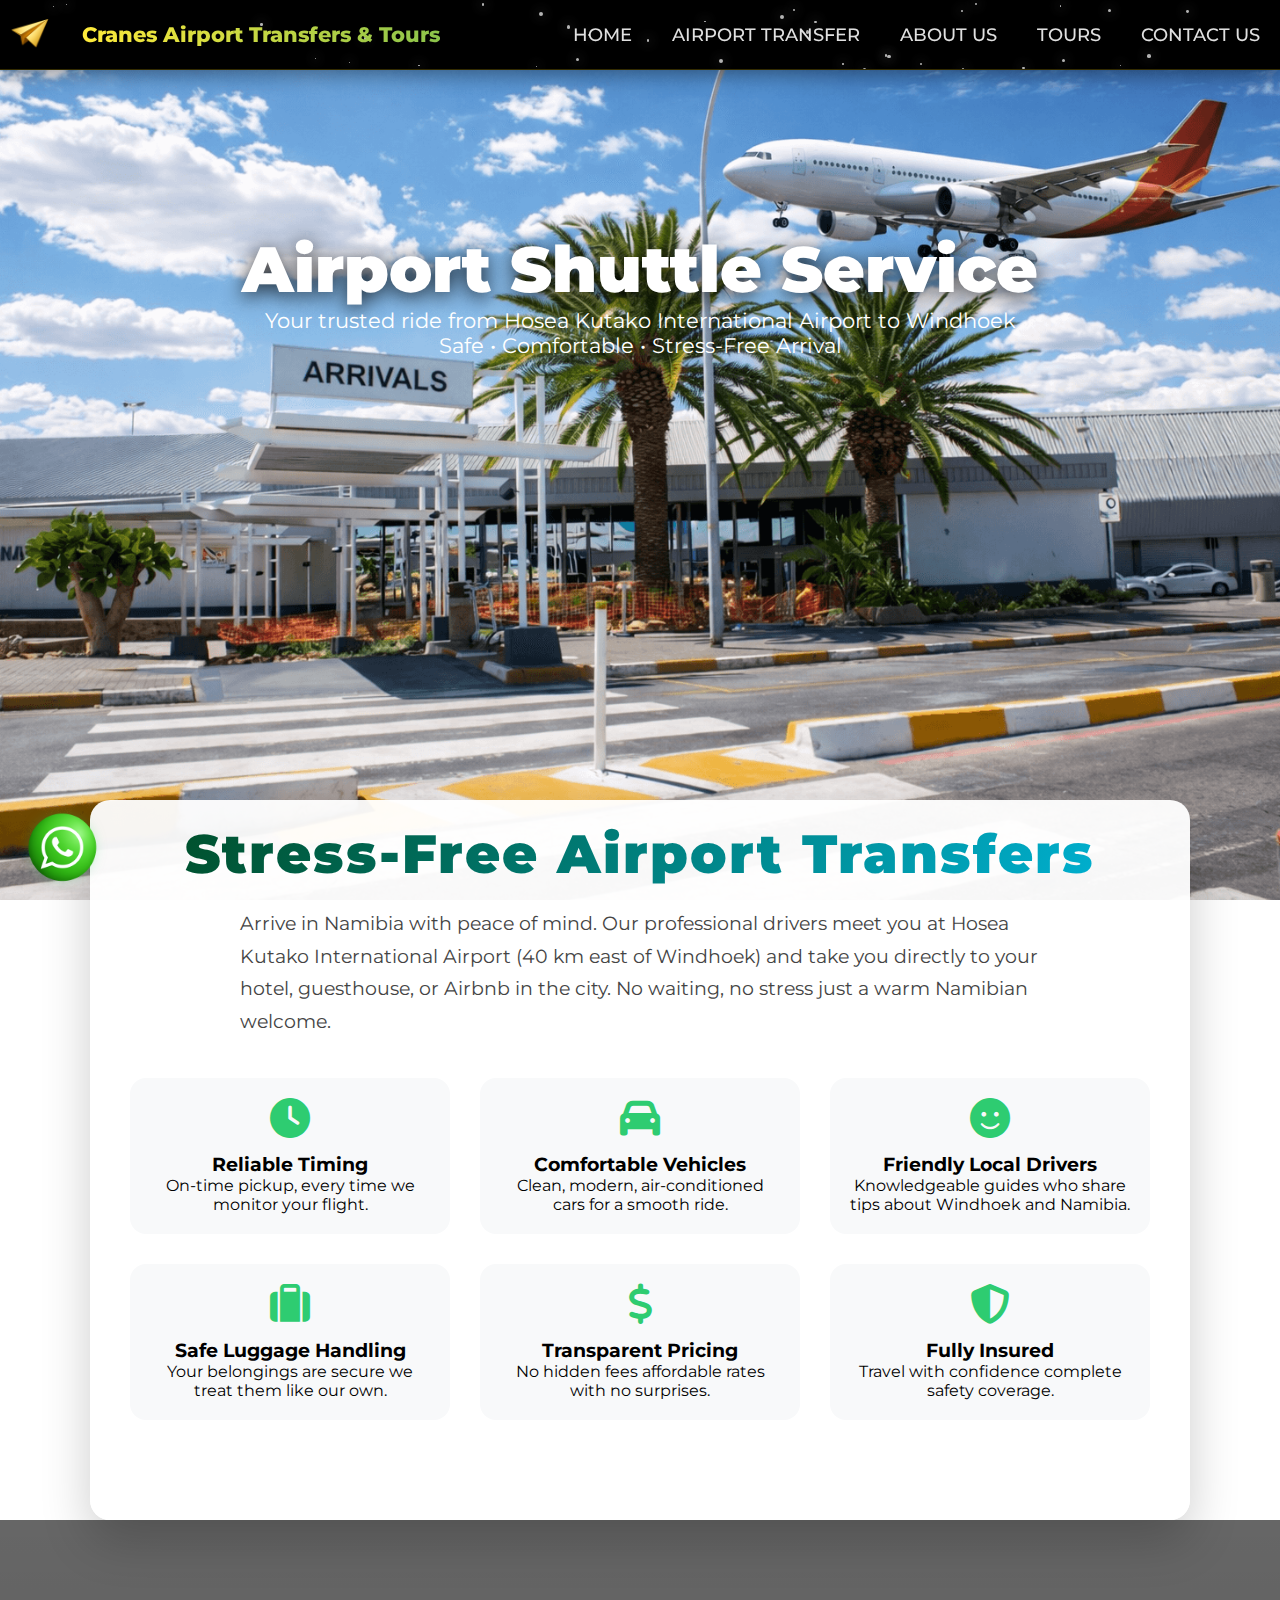
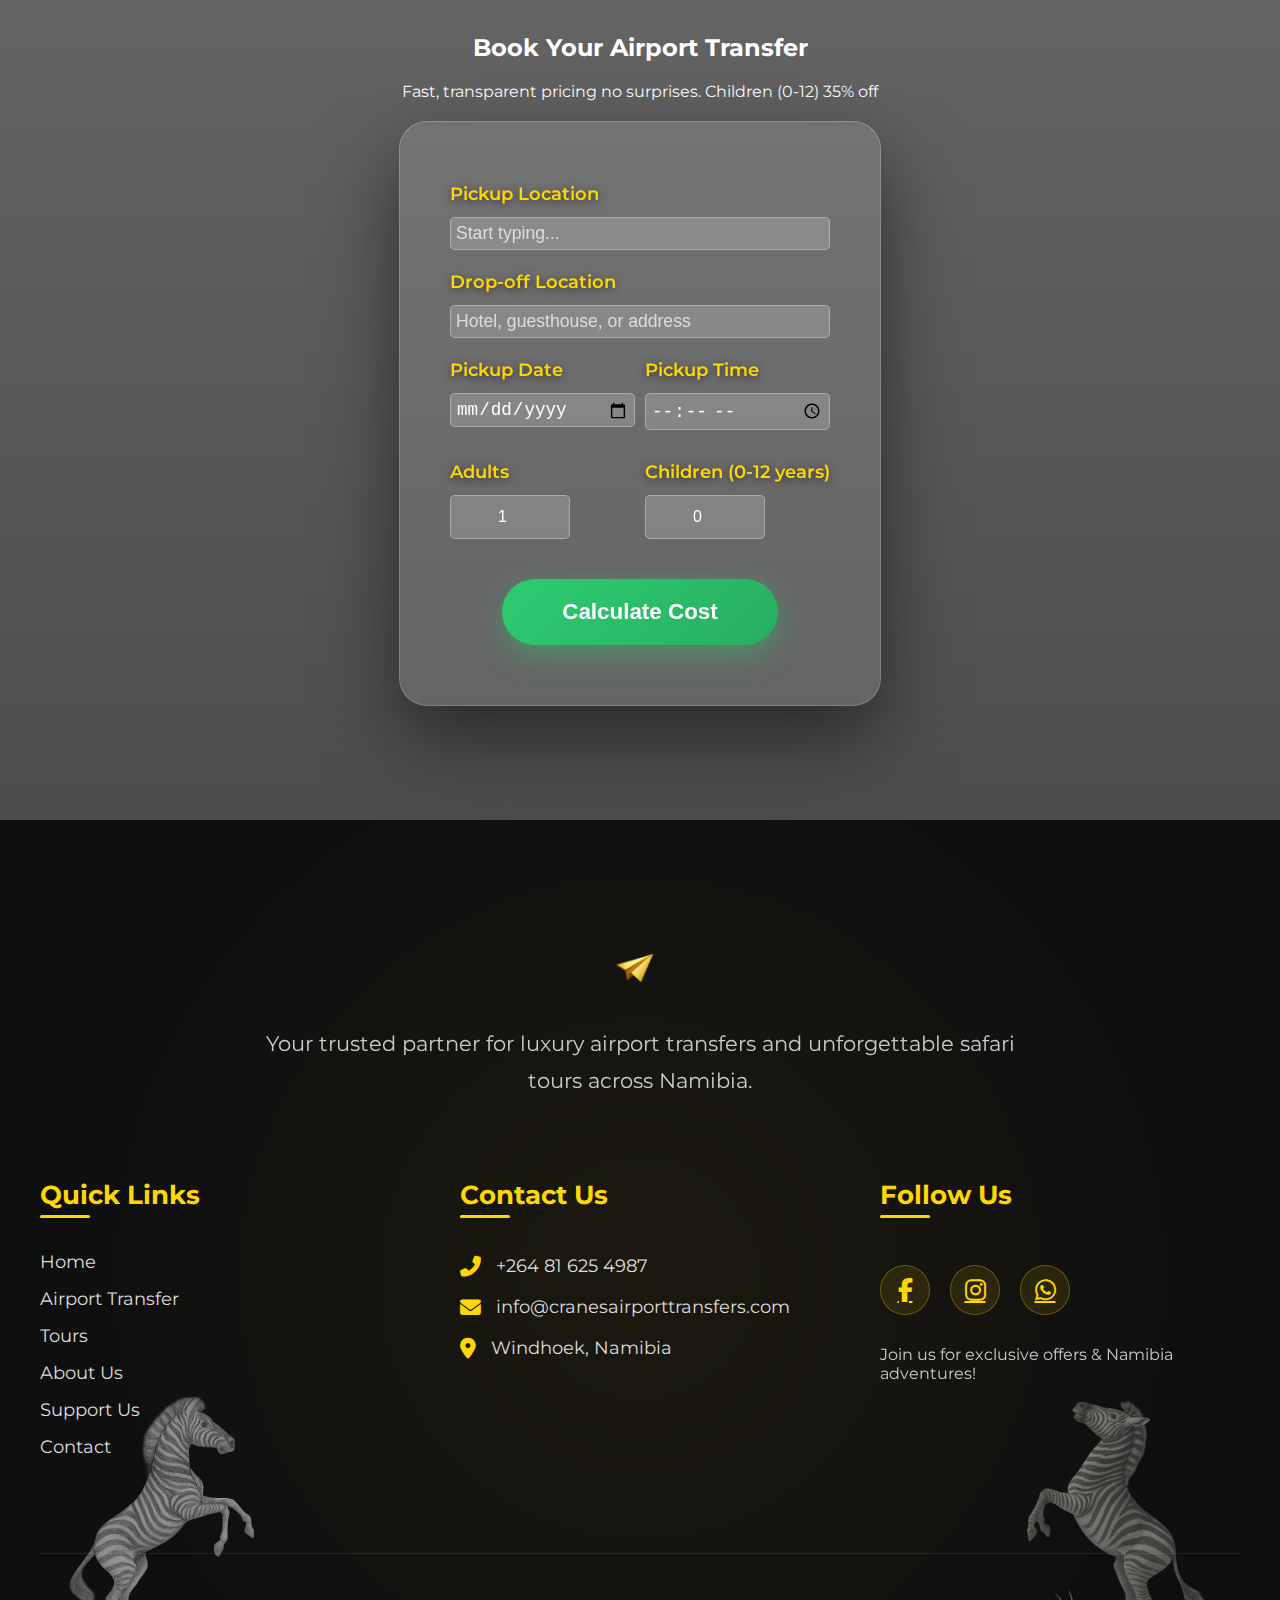
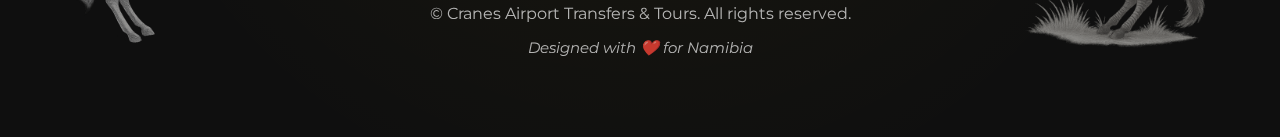
<file: airport-transfer.html>
<!DOCTYPE html>
<html lang="en">
<head>
  <meta charset="UTF-8" />
  <meta name="viewport" content="width=device-width, initial-scale=1.0"/>
  <!-- PAGE TITLE & DESCRIPTION (SEO) -->
  <title>Airport Transfers Namibia | Hosea Kutako to Windhoek | Cranes</title>
  <meta name="description" content="Reliable, luxury airport transfers in Namibia. From Hosea Kutako International Airport to Windhoek hotels & beyond. Safe, punctual, professional drivers.">


  <!-- Google tag (gtag.js) -->
  <script async src="https://www.googletagmanager.com/gtag/js?id=G-F4G0K9MRXT"></script>
  <script>
  window.dataLayer = window.dataLayer || [];
  function gtag(){dataLayer.push(arguments);}
  gtag('js', new Date());

  gtag('config', 'G-F4G0K9MRXT');
  </script>



  <!-- Open Graph (Facebook/WhatsApp share) -->
  <meta property="og:title" content="Cranes Airport Transfers & Tours | Namibia">
  <meta property="og:description" content="Luxury airport transfers and safari tours across Namibia. Safe, punctual, unforgettable.">
  <meta property="og:image" content="https://www.cranesairporttransfers.com/images/big5clean.png">
  <meta property="og:url" content="https://www.cranesairporttransfers.com">
  <meta property="og:type" content="website">

  <meta name="robots" content="index, follow">
  <meta name="author" content="Cranes Airport Transfers & Tours">

  <!-- Canonical (prevent duplicate issues) -->
  <link rel="canonical" href="https://www.cranesairporttransfers.com">


  <!-- FAVICONS & PWA MANIFEST -->
  <link rel="manifest" href="/site.webmanifest">
  <link rel="icon" href="/images/favicon.ico" type="image/x-icon">
  <link rel="shortcut icon" href="/images/favicon.ico" type="image/x-icon">
  <link rel="apple-touch-icon" sizes="180x180" href="/images/apple-touch-icon.png">
  <link rel="icon" type="image/png" sizes="32x32" href="/images/favicon-32x32.png">
  <link rel="icon" type="image/png" sizes="16x16" href="/images/favicon-16x16.png">

  <!-- GOOGLE FONTS — COMBINED (FASTER) -->
  <link href="https://fonts.googleapis.com/css2?family=Inter:wght@300;400;600;700&family=Montserrat:wght@400;600;700&family=Ubuntu:wght@300;400;500;700&family=Open+Sans:wght@300;400;600;700&display=swap" rel="stylesheet">

  <!-- FONT AWESOME -->
  <link rel="stylesheet" href="https://cdnjs.cloudflare.com/ajax/libs/font-awesome/6.5.0/css/all.min.css" integrity="sha512-..." crossorigin="anonymous" referrerpolicy="no-referrer" />

  <!-- YOUR STYLES -->
  <link rel="stylesheet" href="style.css">

  <script type="application/ld+json">
{
  "@context": "https://schema.org",
  "@type": "TravelAgency",
  "name": "Cranes Airport Transfers & Tours",
  "description": "Luxury airport transfers and guided safari tours in Namibia",
  "url": "https://www.cranesairporttransfers.com",
  "logo": "https://www.cranesairporttransfers.com/images/logo.png",
  "address": {
    "@type": "PostalAddress",
    "addressLocality": "Windhoek",
    "addressCountry": "NA"
  },
  "telephone": "+264816254987",
  "email": "info@cranesairporttransfers.com"
}
</script>

  <script type="application/ld+json">
{
  "@context": "https://schema.org",
  "@type": "FAQPage",
  "mainEntity": [
    {
      "@type": "Question",
      "name": "Do you provide airport transfers from Hosea Kutako International Airport?",
      "acceptedAnswer": {
        "@type": "Answer",
        "text": "Yes, we specialize in luxury transfers from Hosea Kutako (Windhoek) to hotels, lodges, and anywhere in Namibia. Safe, punctual, and professional drivers."
      }
    },
    {
      "@type": "Question",
      "name": "Are child seats available for transfers?",
      "acceptedAnswer": {
        "@type": "Answer",
        "text": "Yes, child and booster seats are available on request (small additional fee). Children under 12 get 35% discount on transfers."
      }
    },
    {
      "@type": "Question",
      "name": "What tours do you offer in Namibia?",
      "acceptedAnswer": {
        "@type": "Answer",
        "text": "We offer guided day and multi-day tours to Sossusvlei, Etosha National Park, Swakopmund, Fish River Canyon, Sandwich Harbour, and more iconic destinations."
      }
    },
    {
      "@type": "Question",
      "name": "How far in advance should I book?",
      "acceptedAnswer": {
        "@type": "Answer",
        "text": "We recommend booking at least 48 hours in advance for transfers and 1-2 weeks for tours, especially in peak season (June-October)."
      }
    },
    {
      "@type": "Question",
      "name": "Do you accept cryptocurrency payments?",
      "acceptedAnswer": {
        "@type": "Answer",
        "text": "Yes! We accept Bitcoin, Ethereum, Litecoin, Bitcoin Cash, XRP, and Solana. Details on our donation/contact page."
      }
    },
    {
      "@type": "Question",
      "name": "What is your cancellation policy?",
      "acceptedAnswer": {
        "@type": "Answer",
        "text": "Cancellations more than 48 hours before pickup: full refund. Within 48 hours: 50% refund. No-shows: no refund. See terms for details."
      }
    },
    {
      "@type": "Question",
      "name": "Are your vehicles insured?",
      "acceptedAnswer": {
        "@type": "Answer",
        "text": "Yes, all vehicles are fully insured for passenger liability. We prioritize safety with modern, well-maintained fleet."
      }
    }
  ]
}
</script>

</head>
<body>

<header class="navbar-wrapper">
  <!-- FLOATING DOTS BACKGROUND -->
  <div class="floating-dots-container"></div>

  <nav class="navbar">
    <!-- LOGO — CLICKABLE HOME -->
    <a href="index.html" class="logo">
      <img src="images/logocrane.png" alt="Cranes Airport Transfers Logo" class="rotating-logo" loading="lazy">
      <span class="Gtitle">Cranes Airport Transfers & Tours</span>
    </a>



    <!-- DESKTOP MENU -->
    <ul class="navbar-menu desktop-menu">
        <li><a href="index.html">HOME</a></li>
        <li><a href="airport-transfer.html">AIRPORT TRANSFER</a></li>
        <li><a href="aboutus.html">ABOUT US</a></li>
        <li><a href="tours.html">TOURS</a></li>
        <li><a href="contact.html">CONTACT US</a></li>
    </ul>

    <!-- HAMBURGER -->
    <button class="hamburger" aria-label="Toggle menu">
      <span class="bar"></span>
      <span class="bar"></span>
      <span class="bar"></span>
    </button>

    <!-- MOBILE MENU (hidden by default) -->
     <ul class="navbar-menu mobile-menu">
        <li><a href="index.html">HOME</a></li>
        <li><a href="airport-transfer.html">AIRPORT TRANSFER</a></li>
        <li><a href="aboutus.html">ABOUT US</a></li>
        <li><a href="tours.html">TOURS</a></li>
        <li><a href="contact.html">CONTACT US</a></li>
      </ul>
  </nav>
</header>



  <!-- HERO WITH FULL BACKGROUND -->
  <section class="tour-detail-hero">
    <div class="airport"></div>
    <div class="tour-detail-content">
      <h1 class="tour-detail-title">Airport Shuttle Service</h1>
      <p style="font-size:1.3rem; opacity:1.95;">
        Your trusted ride from Hosea Kutako International Airport to Windhoek<br>
        Safe • Comfortable • Stress-Free Arrival
      </p>
    </div>
  </section>

  <!-- MAIN CONTENT -->
  <section class="tour-itinerary">
    <div class="container">
            <!-- GLITCH HEADING -->
<div class="glitch-heading-wrapper">
      <h2 class="glitch-heading gradient-glitch" data-text="Tour Highlights">
    Stress-Free Airport Transfers
  </h2>
  </div>
  
      <p style="font-size:1.2rem; max-width:800px; margin:20px auto; line-height:1.7; color:#444;">
        Arrive in Namibia with peace of mind. Our professional drivers meet you at Hosea Kutako International Airport 
        (40 km east of Windhoek) and take you directly to your hotel, guesthouse, or Airbnb in the city. 
        No waiting, no stress just a warm Namibian welcome.
      </p>

      <div class="highlights-grid">
        <div class="highlight-card">
          <i class="fas fa-clock"></i>
          <h3>Reliable Timing</h3>
          <p>On-time pickup, every time we monitor your flight.</p>
        </div>
        <div class="highlight-card">
          <i class="fas fa-car"></i>
          <h3>Comfortable Vehicles</h3>
          <p>Clean, modern, air-conditioned cars for a smooth ride.</p>
        </div>
        <div class="highlight-card">
          <i class="fas fa-smile"></i>
          <h3>Friendly Local Drivers</h3>
          <p>Knowledgeable guides who share tips about Windhoek and Namibia.</p>
        </div>
        <div class="highlight-card">
          <i class="fas fa-suitcase"></i>
          <h3>Safe Luggage Handling</h3>
          <p>Your belongings are secure we treat them like our own.</p>
        </div>
        <div class="highlight-card">
          <i class="fas fa-dollar-sign"></i>
          <h3>Transparent Pricing</h3>
          <p>No hidden fees affordable rates with no surprises.</p>
        </div>
        <div class="highlight-card">
          <i class="fas fa-shield-alt"></i>
          <h3>Fully Insured</h3>
          <p>Travel with confidence complete safety coverage.</p>
        </div>
      </div>

      
    </div>
  </section>

  

<!-- ====== AIRPORT TRANSFER QUOTE FORM WITH STARRY BG + GLASS EFFECT ====== -->
<!-- ====== SMART AIRPORT TRANSFER QUOTE FORM ====== -->
<section class="transfer-form-section">
  <div class="transfer-bg"></div>
  <div class="container">
    <h2>Book Your Airport Transfer</h2>
    <p style="text-align:center; max-width:700px; margin:20px auto; color:#ffffff;">
      Fast, transparent pricing no surprises. Children (0-12) 35% off
    </p>

<form     action="https://formspree.io/f/mvzoqkjr" 
  method="POST" 
  id="transferQuoteForm" 
  class="transfer-form"
>
  <!-- STEP 1 -->
  <div class="transfer-form-group">
    <label for="pickup">Pickup Location</label>
    <input type="text" name="pickup" id="pickup" placeholder="Start typing..." required list="pickup-suggestions">
      <datalist id="pickup-suggestions">
      <option value="Hosea Kutako International Airport"> <!-- First & default -->
      <option value="Eros Airport">
      <option value="Windhoek City Center">
      </datalist>
  </div>

  <div class="transfer-form-group">
    <label for="dropoff">Drop-off Location</label>
    <input type="text" name="dropoff" id="dropoff" placeholder="Hotel, guesthouse, or address" required list="dropoff-suggestions">
    <datalist id="dropoff-suggestions">
          <option value="Windhoek City Center">
          <option value="Avani Windhoek Hotel">
          <option value="Hilton Windhoek">
          <option value="Hotel Thule">
          <option value="Olive Grove Guesthouse">
          <option value="Arebbusch Travel Lodge">
          <option value="River Crossing Lodge">
          <option value="Other (specify in notes)">
    </datalist>
  </div>

  <div class="form-row">
    <div class="transfer-form-group">
      <label for="date">Pickup Date</label>
      <input type="date" name="date" id="date" required>
    </div>
    <div class="transfer-form-group">
      <label for="time">Pickup Time</label>
      <input type="time" name="time" id="time" required>
    </div>
  </div>

  <div class="form-row">
    <div class="transfer-form-group">
      <label for="adults">Adults</label>
      <input type="number" name="adults" id="adults" min="1" value="1" required>
    </div>
    <div class="transfer-form-group">
      <label for="children">Children (0-12 years)</label>
      <input type="number" name="children" id="children" min="0" value="0">
    </div>
  </div>

        <!-- CALCULATE BUTTON -->
  <button type="button" id="calculateBtn" class="calculate-btn">
  Calculate Cost
  </button>

  <!-- COST RESULT -->
  <div id="costResult" class="cost-result hidden">
    <div class="cost-summary">
    <p class="total-cost-large">
      Total Cost: <strong>N$<span id="totalAmount">0</span></strong>
    </p>
    </div>
    <div class="transfer-form-group">
      <label for="fullName">Full Name *</label>
      <input type="text" name="fullname" id="fullName" required>
    </div>
    <div class="transfer-form-group">
      <label for="email">Email *</label>
      <input type="email" name="email" id="email" required>
    </div>
    <div class="transfer-form-group">
      <label for="phone">Phone (International format) *</label>
      <input type="tel" name="phone" id="phone" placeholder="+264..." required>
    </div>
    <div class="transfer-form-group">
      <label for="flight">Flight Number</label>
      <input type="text" name="flight" id="flight" placeholder="e.g. SW723">
    </div>
    <div class="transfer-form-group">
      <label for="notes">Additional Notes</label>
      <textarea id="notes" rows="3" placeholder="Luggage details, special requests..."></textarea>
    </div>
      <label class="terms-checkbox">
      <input type="checkbox" id="terms"  name="terms_agreed" required>
      I agree to the <a href="terms.html" target="_blank">Terms and Conditions</a>
     </label>

        <button type="submit" class="submit-btn">Confirm Booking</button>
  </div>
</form>


  </div>
</section>



<!-- ====== BEAUTIFUL FOOTER ====== -->
<footer class="site-footer">
  <!-- SUBTLE BACKGROUND PATTERN -->
  <div class="footer-bg"></div>

  <!-- DANCING ZEBRAS -->
  <img src="images/DancingZebraLeft.png" alt="Dancing Zebra Left" class="zebra-left">
  <img src="images/DancingZebraRight.png" alt="Dancing Zebra Right" class="zebra-right">

  <div class="footer-container">
    <!-- COMPANY HEADER — TOP CENTER -->
    <div class="footer-header">
      <div class="footer-logo-wrapper">
        <img src="images/logocrane.png" alt="Cranes Airport Transfers Logo" class="rotating-logo" loading="lazy">
      </div>
      <p class="footer-tagline">
        Your trusted partner for luxury airport transfers and unforgettable safari tours across Namibia.
      </p>
    </div>

    <!-- MAIN GRID — LINKS & SOCIAL -->
    <div class="footer-main-grid">
      <!-- QUICK LINKS -->
      <div class="footer-section links-section">
        <h4>Quick Links</h4>
        <ul class="footer-links">
          <li><a href="index.html">Home</a></li>
          <li><a href="airport-transfer.html">Airport Transfer</a></li>
          <li><a href="tours.html">Tours</a></li>
          <li><a href="aboutus.html">About Us</a></li>
          <li><a href="donation.html">Support Us</a></li>
          <li><a href="contact.html">Contact</a></li>
        </ul>
      </div>

      <!-- CONTACT INFO -->
      <div class="footer-section contact-section">
        <h4>Contact Us</h4>
        <div class="contact-item">
          <i class="fas fa-phone-alt"></i>
          <a href="tel:+264816254987">+264 81 625 4987</a>
        </div>
        <div class="contact-item">
          <i class="fas fa-envelope"></i>
          <a href="mailto:info@cranesairporttransfers.com">info@cranesairporttransfers.com</a>
        </div>
        <div class="contact-item">
          <i class="fas fa-map-marker-alt"></i>
          <span>Windhoek, Namibia</span>
        </div>
      </div>

      <!-- SOCIAL -->
      <div class="footer-section social-section">
        <h4>Follow Us</h4>
        <div class="social-icons">
          <a href="https://www.facebook.com/cranesairporttransfers" target="_blank" class="social-icon facebook">
            <i class="fab fa-facebook-f"></i>
          </a>
          <a href="https://instagram.com/cranes_airport_transfers" target="_blank" class="social-icon instagram">
            <i class="fab fa-instagram"></i>
          </a>
          <a href="https://wa.me/264816254987" target="_blank" class="social-icon whatsapp">
            <i class="fab fa-whatsapp"></i>
          </a>
        </div>
        <p class="social-text">Join us for exclusive offers & Namibia adventures!</p>
      </div>
    </div>

    <!-- COPYRIGHT -->
    <div class="footer-bottom">
      <p>&copy; <span id="year"></span> Cranes Airport Transfers & Tours. All rights reserved.</p>
      <p class="credits">Designed with ❤️ for Namibia</p>
    </div>
  </div>
</footer>

<!-- WHATSAPP STICKY BUTTON -->
<a href="https://wa.me/264816254987?text=Hey%20there%21%20%F0%9F%91%8B%0AI'd%20like%20to%20make%20an%20airport%20transfer%20booking%20on%20__________%202026.%0ACan%20you%20help%20me%20with%20availability%20and%20pricing%3F" class="whatsapp-btn">
  <img src="images/WhatsApp.png" alt="WhatsApp" class="whatsapp-icon">
</a>





<script>
document.addEventListener('DOMContentLoaded', () => {
  const hamburger = document.querySelector('.hamburger');
  const mobileMenu = document.querySelector('.mobile-menu');

  hamburger.addEventListener('click', (e) => {
    e.stopPropagation();
    hamburger.classList.toggle('active');
    mobileMenu.classList.toggle('active');
    document.body.classList.toggle('menu-open');
  });

  // Close on link click
  document.querySelectorAll('.mobile-menu a').forEach(link => {
    link.addEventListener('click', () => {
      hamburger.classList.remove('active');
      mobileMenu.classList.remove('active');
      document.body.classList.remove('menu-open');
    });
  });

  // Close on outside click
  document.addEventListener('click', (e) => {
    if (!hamburger.contains(e.target) && !mobileMenu.contains(e.target)) {
      hamburger.classList.remove('active');
      mobileMenu.classList.remove('active');
      document.body.classList.remove('menu-open');
    }
  });

  // Prevent swipe from opening menu
  let touchStartX = 0;
  document.addEventListener('touchstart', (e) => {
    if (!hamburger.contains(e.target) && !mobileMenu.contains(e.target)) {
      touchStartX = e.touches[0].clientX;
    }
  }, { passive: true });

  document.addEventListener('touchmove', (e) => {
    if (touchStartX && !mobileMenu.classList.contains('active')) {
      const diff = touchStartX - e.touches[0].clientX;
      if (Math.abs(diff) > 30) {
        e.preventDefault(); // Stop swipe interference
      }
    }
  }, { passive: false });
});
</script>



<script>
document.addEventListener('DOMContentLoaded', () => {
  const container = document.querySelector('.floating-dots-container');
  if (!container) return;

  const DOT_COUNT = 35;  // ← adjust for density

  for (let i = 0; i < DOT_COUNT; i++) {
    const dot = document.createElement('div');
    dot.className = 'floating-dot';

    // Random size: 1–4px
    const size = 1 + Math.random() * 3;
    dot.style.width = size + 'px';
    dot.style.height = size + 'px';

    // Random starting position inside navbar
    dot.style.left = Math.random() * 100 + '%';
    dot.style.top = Math.random() * 100 + '%';

    // Random drift distance & scale
    const dx = (Math.random() - 0.5) * 300;   // -150 to +150px horizontal
    const dy = (Math.random() - 0.5) * 200;   // -100 to +100px vertical
    const scale = 0.8 + Math.random() * 0.6;  // 0.8–1.4

    dot.style.setProperty('--dx', dx + 'px');
    dot.style.setProperty('--dy', dy + 'px');
    dot.style.setProperty('--scale', scale);

    // Random duration: 15–35 seconds for slow, dreamy float
    const duration = 15 + Math.random() * 20;
    dot.style.animationDuration = duration + 's';

    // Random delay for staggered start
    dot.style.animationDelay = Math.random() * 5 + 's';

    container.appendChild(dot);
  }
});
</script>

<script>
document.addEventListener('DOMContentLoaded', () => {
  const calculateBtn = document.getElementById('calculateBtn');
  const costResult = document.getElementById('costResult');
  const totalAmount = document.getElementById('totalAmount');
  const section = document.querySelector('.transfer-form-section');

  calculateBtn.addEventListener('click', () => {
    const adults = parseInt(document.getElementById('adults').value) || 0;
    const children = parseInt(document.getElementById('children').value) || 0;

    const basePrice = 450;

    // Adults: 22% off if 2 or more
    const adultPrice = adults >= 2 ? basePrice * 0.78 : basePrice;
    const totalAdults = adults * adultPrice;

    // Children: always 35% off
    const childPrice = basePrice * 0.65;
    const totalChildren = children * childPrice;

    // Grand total
    const grandTotal = totalAdults + totalChildren;

    // Update display
    totalAmount.textContent = grandTotal.toFixed(0);

    // Show result + gradient
    costResult.classList.remove('hidden');
    section.classList.add('calculated');
    costResult.scrollIntoView({ behavior: 'smooth' });
  });
});
</script>


</body>
</html>
</file>
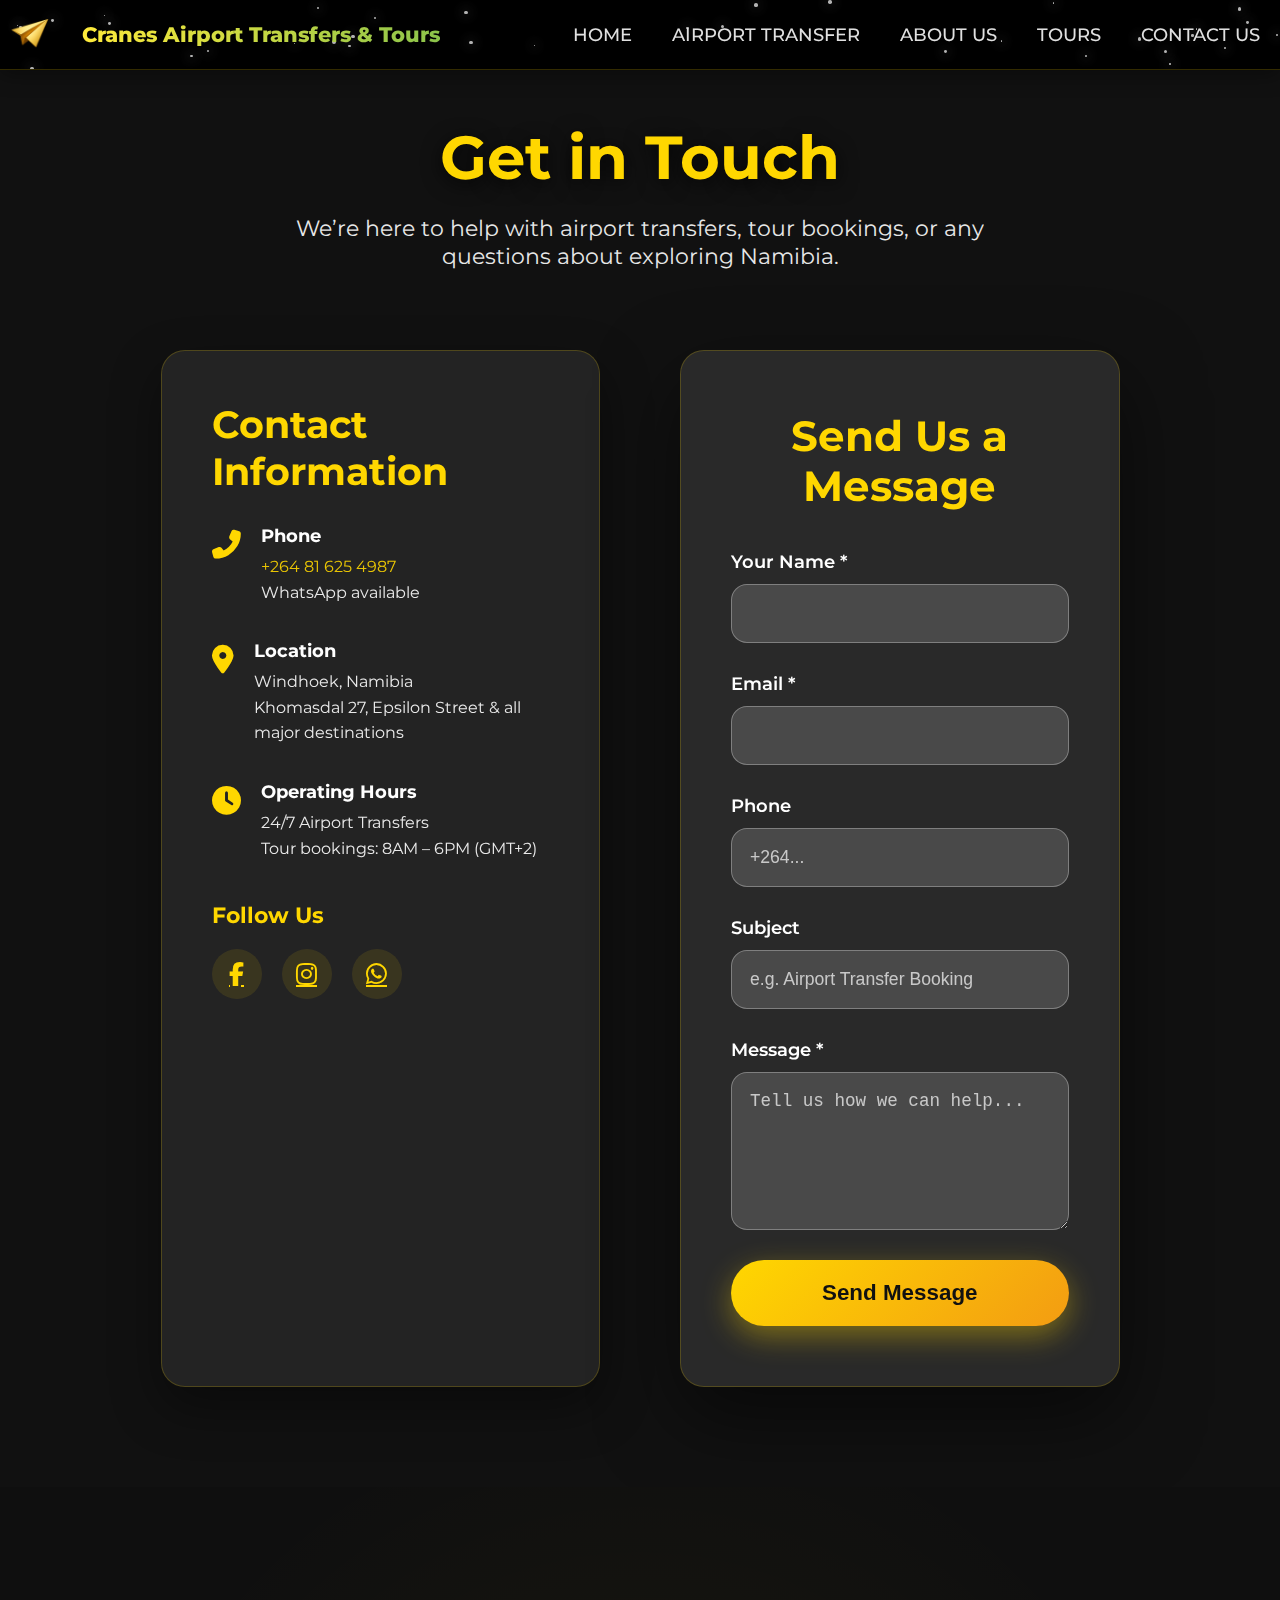
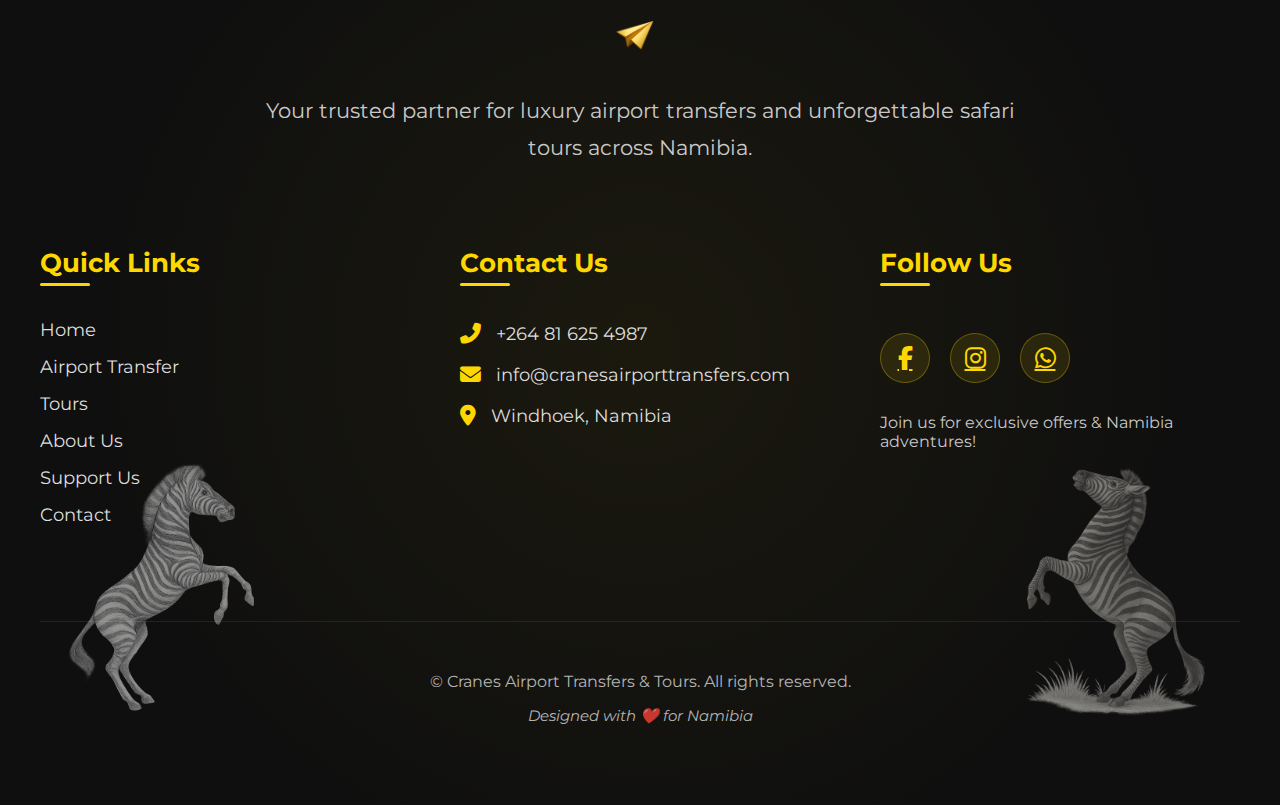
<file: contact.html>
<!DOCTYPE html>
<html lang="en">
<head>
  <meta charset="UTF-8" />
  <meta name="viewport" content="width=device-width, initial-scale=1.0"/>
  <!-- PAGE TITLE & DESCRIPTION (SEO) -->
  <title>Contact Cranes Airport Transfers & Tours | Namibia</title>
  <meta name="description" content="Get in touch for airport transfers, tour bookings, or questions. +264 81 625 4987 | info@cranesairporttransfers.com | Windhoek, Namibia.">

   <!-- Google tag (gtag.js) -->
  <script async src="https://www.googletagmanager.com/gtag/js?id=G-F4G0K9MRXT"></script>
  <script>
  window.dataLayer = window.dataLayer || [];
  function gtag(){dataLayer.push(arguments);}
  gtag('js', new Date());

  gtag('config', 'G-F4G0K9MRXT');
  </script>


  <!-- Open Graph (Facebook/WhatsApp share) -->
  <meta property="og:title" content="Cranes Airport Transfers & Tours | Namibia">
  <meta property="og:description" content="Luxury airport transfers and safari tours across Namibia. Safe, punctual, unforgettable.">
  <meta property="og:image" content="https://www.cranesairporttransfers.com/images/big5clean.png">
  <meta property="og:url" content="https://www.cranesairporttransfers.com">
  <meta property="og:type" content="website">

  <meta name="robots" content="index, follow">
  <meta name="author" content="Cranes Airport Transfers & Tours">

  <!-- Canonical (prevent duplicate issues) -->
  <link rel="canonical" href="https://www.cranesairporttransfers.com">


  <!-- FAVICONS & PWA MANIFEST -->
  <link rel="manifest" href="/site.webmanifest">
  <link rel="icon" href="/images/favicon.ico" type="image/x-icon">
  <link rel="shortcut icon" href="/images/favicon.ico" type="image/x-icon">
  <link rel="apple-touch-icon" sizes="180x180" href="/images/apple-touch-icon.png">
  <link rel="icon" type="image/png" sizes="32x32" href="/images/favicon-32x32.png">
  <link rel="icon" type="image/png" sizes="16x16" href="/images/favicon-16x16.png">

  <!-- GOOGLE FONTS — COMBINED (FASTER) -->
  <link href="https://fonts.googleapis.com/css2?family=Inter:wght@300;400;600;700&family=Montserrat:wght@400;600;700&family=Ubuntu:wght@300;400;500;700&family=Open+Sans:wght@300;400;600;700&display=swap" rel="stylesheet">

  <!-- FONT AWESOME -->
  <link rel="stylesheet" href="https://cdnjs.cloudflare.com/ajax/libs/font-awesome/6.5.0/css/all.min.css" integrity="sha512-..." crossorigin="anonymous" referrerpolicy="no-referrer" />

  <!-- YOUR STYLES -->
  <link rel="stylesheet" href="style.css">

  <script type="application/ld+json">
{
  "@context": "https://schema.org",
  "@type": "TravelAgency",
  "name": "Cranes Airport Transfers & Tours",
  "description": "Luxury airport transfers and guided safari tours in Namibia",
  "url": "https://www.cranesairporttransfers.com",
  "logo": "https://www.cranesairporttransfers.com/images/logo.png",
  "address": {
    "@type": "PostalAddress",
    "addressLocality": "Windhoek",
    "addressCountry": "NA"
  },
  "telephone": "+264816254987",
  "email": "info@cranesairporttransfers.com"
}
</script>

  <script type="application/ld+json">
{
  "@context": "https://schema.org",
  "@type": "FAQPage",
  "mainEntity": [
    {
      "@type": "Question",
      "name": "Do you provide airport transfers from Hosea Kutako International Airport?",
      "acceptedAnswer": {
        "@type": "Answer",
        "text": "Yes, we specialize in luxury transfers from Hosea Kutako (Windhoek) to hotels, lodges, and anywhere in Namibia. Safe, punctual, and professional drivers."
      }
    },
    {
      "@type": "Question",
      "name": "Are child seats available for transfers?",
      "acceptedAnswer": {
        "@type": "Answer",
        "text": "Yes, child and booster seats are available on request (small additional fee). Children under 12 get 35% discount on transfers."
      }
    },
    {
      "@type": "Question",
      "name": "What tours do you offer in Namibia?",
      "acceptedAnswer": {
        "@type": "Answer",
        "text": "We offer guided day and multi-day tours to Sossusvlei, Etosha National Park, Swakopmund, Fish River Canyon, Sandwich Harbour, and more iconic destinations."
      }
    },
    {
      "@type": "Question",
      "name": "How far in advance should I book?",
      "acceptedAnswer": {
        "@type": "Answer",
        "text": "We recommend booking at least 48 hours in advance for transfers and 1-2 weeks for tours, especially in peak season (June-October)."
      }
    },
    {
      "@type": "Question",
      "name": "Do you accept cryptocurrency payments?",
      "acceptedAnswer": {
        "@type": "Answer",
        "text": "Yes! We accept Bitcoin, Ethereum, Litecoin, Bitcoin Cash, XRP, and Solana. Details on our donation/contact page."
      }
    },
    {
      "@type": "Question",
      "name": "What is your cancellation policy?",
      "acceptedAnswer": {
        "@type": "Answer",
        "text": "Cancellations more than 48 hours before pickup: full refund. Within 48 hours: 50% refund. No-shows: no refund. See terms for details."
      }
    },
    {
      "@type": "Question",
      "name": "Are your vehicles insured?",
      "acceptedAnswer": {
        "@type": "Answer",
        "text": "Yes, all vehicles are fully insured for passenger liability. We prioritize safety with modern, well-maintained fleet."
      }
    }
  ]
}
</script>
  
</head>
<body>

<header class="navbar-wrapper">
  <!-- FLOATING DOTS BACKGROUND -->
  <div class="floating-dots-container"></div>

  <nav class="navbar">
    <!-- LOGO — CLICKABLE HOME -->
    <a href="index.html" class="logo">
      <img src="images/logocrane.png" alt="Cranes Airport Transfers Logo" class="rotating-logo" loading="lazy">
      <span class="Gtitle">Cranes Airport Transfers & Tours</span>
    </a>



    <!-- DESKTOP MENU -->
    <ul class="navbar-menu desktop-menu">
        <li><a href="index.html">HOME</a></li>
        <li><a href="airport-transfer.html">AIRPORT TRANSFER</a></li>
        <li><a href="aboutus.html">ABOUT US</a></li>
        <li><a href="tours.html">TOURS</a></li>
        <li><a href="contact.html">CONTACT US</a></li>
    </ul>

    <!-- HAMBURGER -->
    <button class="hamburger" aria-label="Toggle menu">
      <span class="bar"></span>
      <span class="bar"></span>
      <span class="bar"></span>
    </button>

    <!-- MOBILE MENU (hidden by default) -->
     <ul class="navbar-menu mobile-menu">
        <li><a href="index.html">HOME</a></li>
        <li><a href="airport-transfer.html">AIRPORT TRANSFER</a></li>
        <li><a href="aboutus.html">ABOUT US</a></li>
        <li><a href="tours.html">TOURS</a></li>
        <li><a href="contact.html">CONTACT US</a></li>
      </ul>
  </nav>
</header>

  <!-- CONTACT PAGE -->
  <section class="contact-page">
    <div class="contact-hero">
      <h1>Get in Touch</h1>
      <p>We’re here to help with airport transfers, tour bookings, or any questions about exploring Namibia.</p>
    </div>

    <div class="contact-container">
      <!-- CONTACT INFO -->
      <div class="contact-info">
        <h2>Contact Information</h2>
        <div class="info-item">
          <i class="fas fa-phone-alt"></i>
          <div>
            <h3>Phone</h3>
            <p><a href="tel:+264816254987">+264 81 625 4987</a></p>
            <p>WhatsApp available</p>
          </div>
        </div>

        <div class="info-item">
          <i class="fas fa-map-marker-alt"></i>
          <div>
            <h3>Location</h3>
            <p>Windhoek, Namibia</p>
            <p>Khomasdal 27, Epsilon Street & all major destinations</p>
          </div>
        </div>
        <div class="info-item">
          <i class="fas fa-clock"></i>
          <div>
            <h3>Operating Hours</h3>
            <p>24/7 Airport Transfers</p>
            <p>Tour bookings: 8AM – 6PM (GMT+2)</p>
          </div>
        </div>

        <div class="social-contact-us">
          <h3>Follow Us</h3>
          <div class="social-icons-contact">
            <a href="https://facebook.com/cranesairporttransfers&tours" target="_blank" class="social-icon-media facebook">
              <i class="fab fa-facebook-f"></i>
            </a>
            <a href="https://instagram.com/cranes_airport_transfers" target="_blank" class="social-icon-media instagram">
              <i class="fab fa-instagram"></i>
            </a>
            <a href="https://wa.me/264816254987" target="_blank" class="social-icon-media whatsapp">
              <i class="fab fa-whatsapp"></i>
            </a>
          </div>
        </div>
      </div>

      <!-- CONTACT FORM -->
      <div class="contact-form-wrapper">
        <h2>Send Us a Message</h2>

        <form 
        action = "https://formspree.io/f/mkonvjbe"
        method="POST"
        class="contact-form">

          <div class="form-group">
            <label for="contact-name">Your Name *</label>
            <input type="text" name="name" id="contact-name" required>
          </div>
          <div class="form-group">
            <label for="contact-email">Email *</label>
            <input type="email" name="email" id="contact-email" required>
          </div>
          <div class="form-group">
            <label for="contact-phone">Phone</label>
            <input type="tel" name="phone" id="contact-phone" placeholder="+264...">
          </div>
          <div class="form-group">
            <label for="contact-subject">Subject</label>
            <input type="text" name="subject" id="contact-subject" placeholder="e.g. Airport Transfer Booking">
          </div>
          <div class="form-group">
            <label for="contact-message">Message *</label>
            <textarea name="message" id="contact-message" rows="6" required placeholder="Tell us how we can help..."></textarea>
          </div>
          <button type="submit" class="contact-submit-btn">Send Message</button>
        </form>
      </div>
    </div>
  </section>

<footer class="site-footer">
  <!-- SUBTLE BACKGROUND PATTERN -->
  <div class="footer-bg"></div>

  <!-- DANCING ZEBRAS -->
  <img src="images/DancingZebraLeft.png" alt="Dancing Zebra Left" class="zebra-left">
  <img src="images/DancingZebraRight.png" alt="Dancing Zebra Right" class="zebra-right">

  <div class="footer-container">
    <!-- COMPANY HEADER — TOP CENTER -->
    <div class="footer-header">
      <div class="footer-logo-wrapper">
        <img src="images/logocrane.png" alt="Cranes Airport Transfers Logo" class="rotating-logo" loading="lazy">
      </div>
      <p class="footer-tagline">
        Your trusted partner for luxury airport transfers and unforgettable safari tours across Namibia.
      </p>
    </div>

    <!-- MAIN GRID — LINKS & SOCIAL -->
    <div class="footer-main-grid">
      <!-- QUICK LINKS -->
      <div class="footer-section links-section">
        <h4>Quick Links</h4>
        <ul class="footer-links">
          <li><a href="index.html">Home</a></li>
          <li><a href="airport-transfer.html">Airport Transfer</a></li>
          <li><a href="tours.html">Tours</a></li>
          <li><a href="aboutus.html">About Us</a></li>
          <li><a href="donation.html">Support Us</a></li>
          <li><a href="contact.html">Contact</a></li>
        </ul>
      </div>

      <!-- CONTACT INFO -->
      <div class="footer-section contact-section">
        <h4>Contact Us</h4>
        <div class="contact-item">
          <i class="fas fa-phone-alt"></i>
          <a href="tel:+264816254987">+264 81 625 4987</a>
        </div>
        <div class="contact-item">
          <i class="fas fa-envelope"></i>
          <a href="mailto:info@cranesairporttransfers.com">info@cranesairporttransfers.com</a>
        </div>
        <div class="contact-item">
          <i class="fas fa-map-marker-alt"></i>
          <span>Windhoek, Namibia</span>
        </div>
      </div>

      <!-- SOCIAL -->
      <div class="footer-section social-section">
        <h4>Follow Us</h4>
        <div class="social-icons">
          <a href="https://www.facebook.com/cranesairporttransfers" target="_blank" class="social-icon facebook">
            <i class="fab fa-facebook-f"></i>
          </a>
          <a href="https://instagram.com/cranes_airport_transfers" target="_blank" class="social-icon instagram">
            <i class="fab fa-instagram"></i>
          </a>
          <a href="https://wa.me/264816254987" target="_blank" class="social-icon whatsapp">
            <i class="fab fa-whatsapp"></i>
          </a>
        </div>
        <p class="social-text">Join us for exclusive offers & Namibia adventures!</p>
      </div>
    </div>

    <!-- COPYRIGHT -->
    <div class="footer-bottom">
      <p>&copy; <span id="year"></span> Cranes Airport Transfers & Tours. All rights reserved.</p>
      <p class="credits">Designed with ❤️ for Namibia</p>
    </div>
  </div>
</footer>



<script>
document.addEventListener('DOMContentLoaded', () => {
  const hamburger = document.querySelector('.hamburger');
  const mobileMenu = document.querySelector('.mobile-menu');

  hamburger.addEventListener('click', (e) => {
    e.stopPropagation();
    hamburger.classList.toggle('active');
    mobileMenu.classList.toggle('active');
    document.body.classList.toggle('menu-open');
  });

  // Close on link click
  document.querySelectorAll('.mobile-menu a').forEach(link => {
    link.addEventListener('click', () => {
      hamburger.classList.remove('active');
      mobileMenu.classList.remove('active');
      document.body.classList.remove('menu-open');
    });
  });

  // Close on outside click
  document.addEventListener('click', (e) => {
    if (!hamburger.contains(e.target) && !mobileMenu.contains(e.target)) {
      hamburger.classList.remove('active');
      mobileMenu.classList.remove('active');
      document.body.classList.remove('menu-open');
    }
  });

  // Prevent swipe from opening menu
  let touchStartX = 0;
  document.addEventListener('touchstart', (e) => {
    if (!hamburger.contains(e.target) && !mobileMenu.contains(e.target)) {
      touchStartX = e.touches[0].clientX;
    }
  }, { passive: true });

  document.addEventListener('touchmove', (e) => {
    if (touchStartX && !mobileMenu.classList.contains('active')) {
      const diff = touchStartX - e.touches[0].clientX;
      if (Math.abs(diff) > 30) {
        e.preventDefault(); // Stop swipe interference
      }
    }
  }, { passive: false });
});
</script>



<script>
document.addEventListener('DOMContentLoaded', () => {
  const container = document.querySelector('.floating-dots-container');
  if (!container) return;

  const DOT_COUNT = 35;  // ← adjust for density

  for (let i = 0; i < DOT_COUNT; i++) {
    const dot = document.createElement('div');
    dot.className = 'floating-dot';

    // Random size: 1–4px
    const size = 1 + Math.random() * 3;
    dot.style.width = size + 'px';
    dot.style.height = size + 'px';

    // Random starting position inside navbar
    dot.style.left = Math.random() * 100 + '%';
    dot.style.top = Math.random() * 100 + '%';

    // Random drift distance & scale
    const dx = (Math.random() - 0.5) * 300;   // -150 to +150px horizontal
    const dy = (Math.random() - 0.5) * 200;   // -100 to +100px vertical
    const scale = 0.8 + Math.random() * 0.6;  // 0.8–1.4

    dot.style.setProperty('--dx', dx + 'px');
    dot.style.setProperty('--dy', dy + 'px');
    dot.style.setProperty('--scale', scale);

    // Random duration: 15–35 seconds for slow, dreamy float
    const duration = 15 + Math.random() * 20;
    dot.style.animationDuration = duration + 's';

    // Random delay for staggered start
    dot.style.animationDelay = Math.random() * 5 + 's';

    container.appendChild(dot);
  }
});
</script>

</body>
</html>
</file>
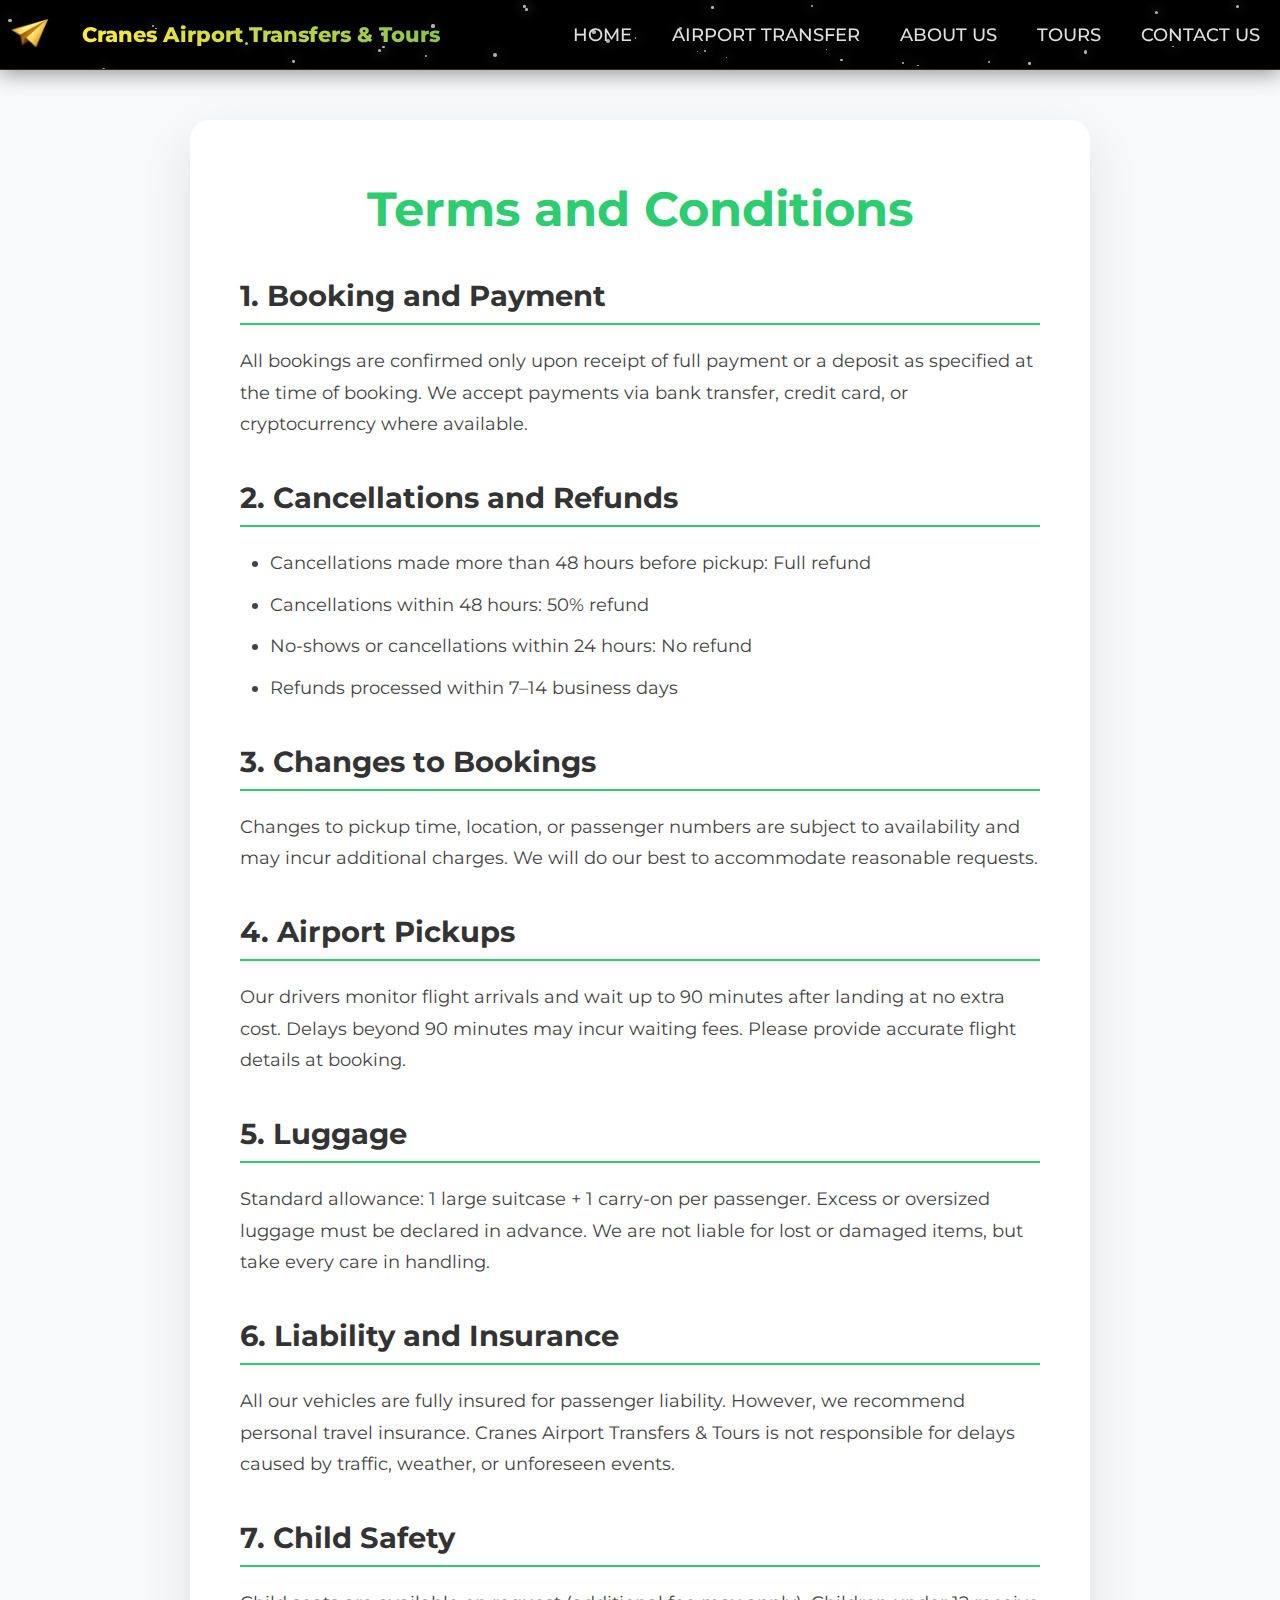
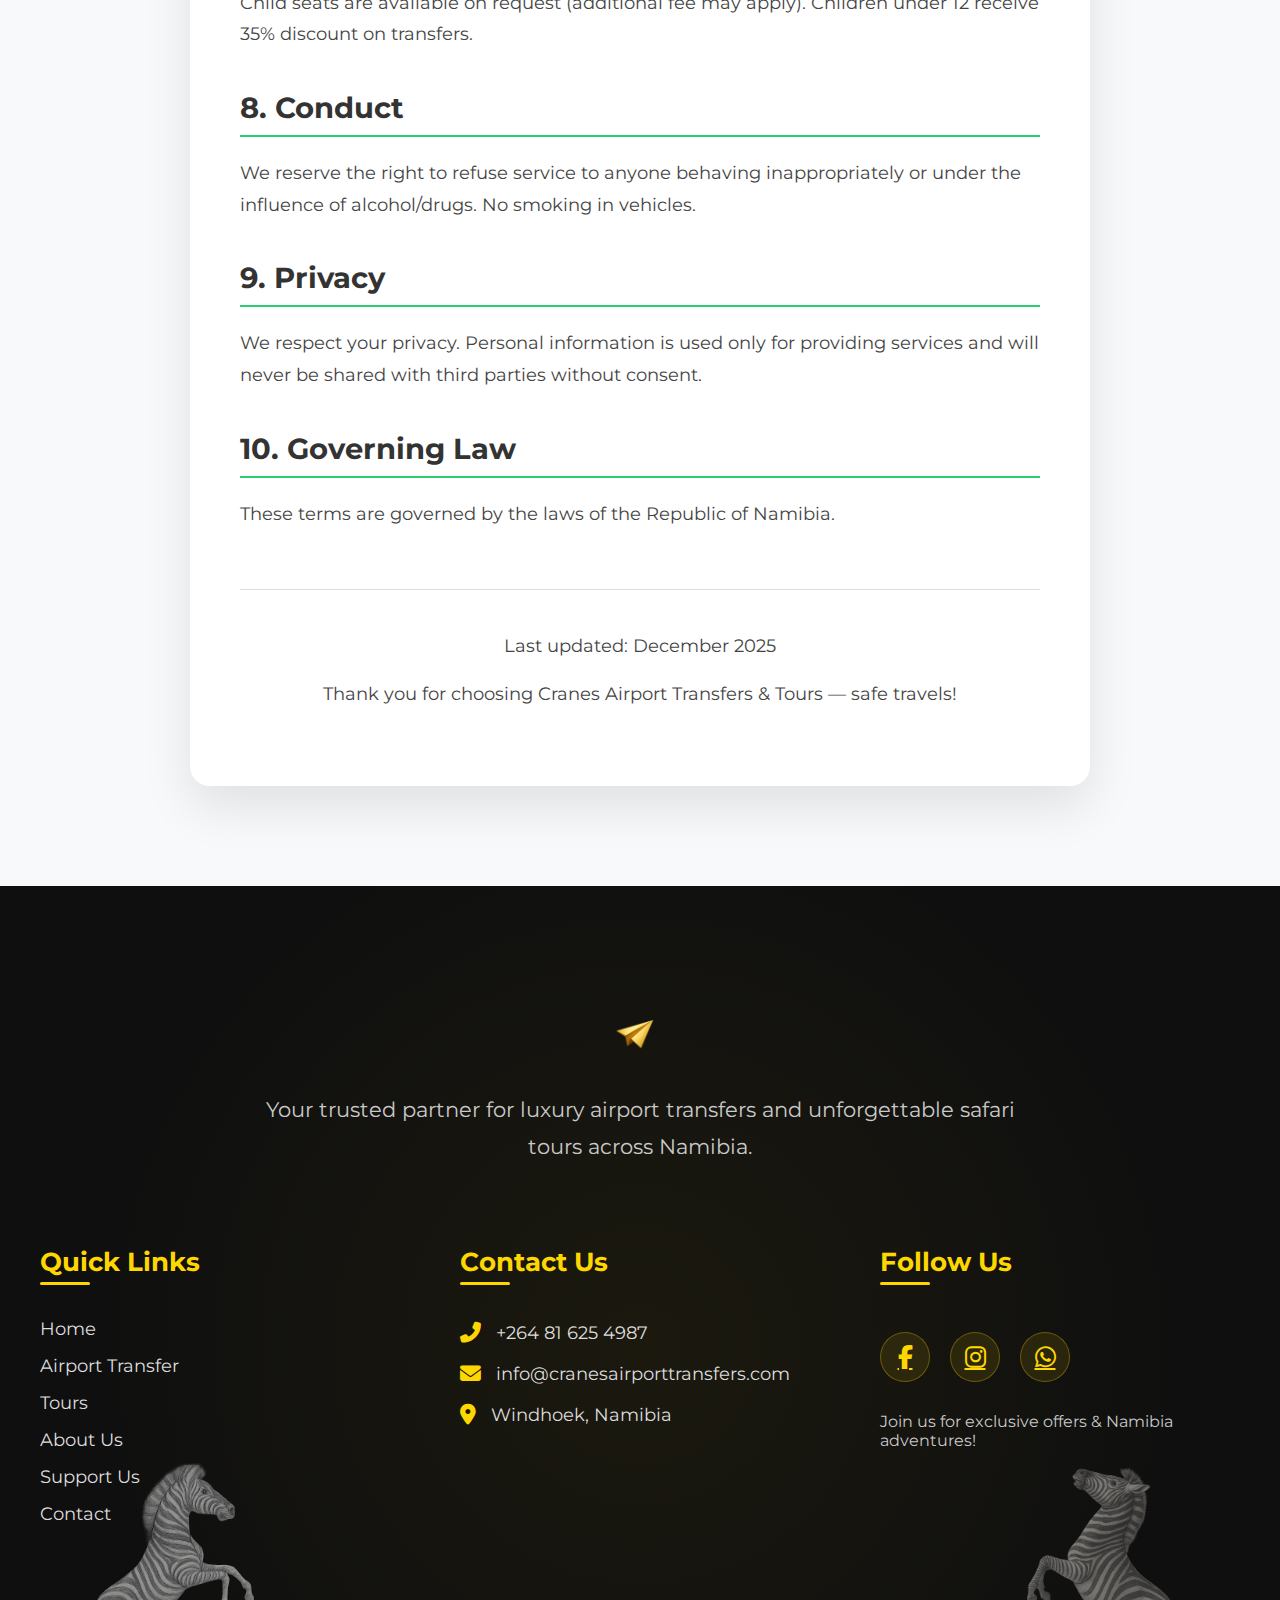
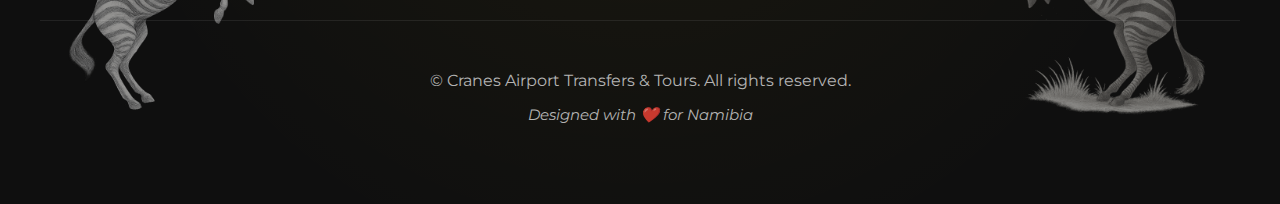
<file: terms.html>
<!DOCTYPE html>
<html lang="en">
<head>
  <meta charset="UTF-8" />
  <meta name="viewport" content="width=device-width, initial-scale=1.0"/>
  <!-- PAGE TITLE & DESCRIPTION (SEO) -->
  <title>Terms and Conditions | Luxury Transfers & Safari Tours in Namibia</title>
  <meta name="description" content="Term and Conditions of the booking your Airport Transfer in Namibia">

   <!-- Google tag (gtag.js) -->
  <script async src="https://www.googletagmanager.com/gtag/js?id=G-F4G0K9MRXT"></script>
  <script>
  window.dataLayer = window.dataLayer || [];
  function gtag(){dataLayer.push(arguments);}
  gtag('js', new Date());

  gtag('config', 'G-F4G0K9MRXT');
  </script>


  <!-- Open Graph (Facebook/WhatsApp share) -->
  <meta property="og:title" content="Cranes Airport Transfers & Tours | Namibia">
  <meta property="og:description" content="Luxury airport transfers and safari tours across Namibia. Safe, punctual, unforgettable.">
  <meta property="og:image" content="https://www.cranesairporttransfers.com/images/big5clean.png">
  <meta property="og:url" content="https://www.cranesairporttransfers.com">
  <meta property="og:type" content="website">

  <meta name="robots" content="index, follow">
  <meta name="author" content="Cranes Airport Transfers & Tours">

  <!-- Canonical (prevent duplicate issues) -->
  <link rel="canonical" href="https://www.cranesairporttransfers.com">


  <!-- FAVICONS & PWA MANIFEST -->
  <link rel="manifest" href="/site.webmanifest">
  <link rel="icon" href="/images/favicon.ico" type="image/x-icon">
  <link rel="shortcut icon" href="/images/favicon.ico" type="image/x-icon">
  <link rel="apple-touch-icon" sizes="180x180" href="/images/apple-touch-icon.png">
  <link rel="icon" type="image/png" sizes="32x32" href="/images/favicon-32x32.png">
  <link rel="icon" type="image/png" sizes="16x16" href="/images/favicon-16x16.png">

  <!-- GOOGLE FONTS — COMBINED (FASTER) -->
  <link href="https://fonts.googleapis.com/css2?family=Inter:wght@300;400;600;700&family=Montserrat:wght@400;600;700&family=Ubuntu:wght@300;400;500;700&family=Open+Sans:wght@300;400;600;700&display=swap" rel="stylesheet">

  <!-- FONT AWESOME -->
  <link rel="stylesheet" href="https://cdnjs.cloudflare.com/ajax/libs/font-awesome/6.5.0/css/all.min.css" integrity="sha512-..." crossorigin="anonymous" referrerpolicy="no-referrer" />

  <!-- YOUR STYLES -->
  <link rel="stylesheet" href="style.css">

  <script type="application/ld+json">
{
  "@context": "https://schema.org",
  "@type": "TravelAgency",
  "name": "Cranes Airport Transfers & Tours",
  "description": "Luxury airport transfers and guided safari tours in Namibia",
  "url": "https://www.cranesairporttransfers.com",
  "logo": "https://www.cranesairporttransfers.com/images/logo.png",
  "address": {
    "@type": "PostalAddress",
    "addressLocality": "Windhoek",
    "addressCountry": "NA"
  },
  "telephone": "+264816254987",
  "email": "info@cranesairporttransfers.com"
}
</script>
  
</head>
<body>

<header class="navbar-wrapper">
  <!-- FLOATING DOTS BACKGROUND -->
  <div class="floating-dots-container"></div>

  <nav class="navbar">
    <!-- LOGO — CLICKABLE HOME -->
    <a href="index.html" class="logo">
      <img src="images/logocrane.png" alt="Cranes Airport Transfers Logo" class="rotating-logo"  loading="lazy">
      <span class="Gtitle">Cranes Airport Transfers & Tours</span>
    </a>



    <!-- DESKTOP MENU -->
    <ul class="navbar-menu desktop-menu">
        <li><a href="index.html">HOME</a></li>
        <li><a href="airport-transfer.html">AIRPORT TRANSFER</a></li>
        <li><a href="aboutus.html">ABOUT US</a></li>
        <li><a href="tours.html">TOURS</a></li>
        <li><a href="contact.html">CONTACT US</a></li>
    </ul>

    <!-- HAMBURGER -->
    <button class="hamburger" aria-label="Toggle menu">
      <span class="bar"></span>
      <span class="bar"></span>
      <span class="bar"></span>
    </button>

    <!-- MOBILE MENU (hidden by default) -->
     <ul class="navbar-menu mobile-menu">
        <li><a href="index.html">HOME</a></li>
        <li><a href="airport-transfer.html">AIRPORT TRANSFER</a></li>
        <li><a href="aboutus.html">ABOUT US</a></li>
        <li><a href="tours.html">TOURS</a></li>
        <li><a href="contact.html">CONTACT US</a></li>
      </ul>
  </nav>
</header>

  <!-- TERMS PAGE -->
  <section class="terms-page">
    <div class="terms-container">
      <h1>Terms and Conditions</h1>

      <h2>1. Booking and Payment</h2>
      <p>All bookings are confirmed only upon receipt of full payment or a deposit as specified at the time of booking. We accept payments via bank transfer, credit card, or cryptocurrency where available.</p>

      <h2>2. Cancellations and Refunds</h2>
      <ul>
        <li>Cancellations made more than 48 hours before pickup: Full refund</li>
        <li>Cancellations within 48 hours: 50% refund</li>
        <li>No-shows or cancellations within 24 hours: No refund</li>
        <li>Refunds processed within 7–14 business days</li>
      </ul>

      <h2>3. Changes to Bookings</h2>
      <p>Changes to pickup time, location, or passenger numbers are subject to availability and may incur additional charges. We will do our best to accommodate reasonable requests.</p>

      <h2>4. Airport Pickups</h2>
      <p>Our drivers monitor flight arrivals and wait up to 90 minutes after landing at no extra cost. Delays beyond 90 minutes may incur waiting fees. Please provide accurate flight details at booking.</p>

      <h2>5. Luggage</h2>
      <p>Standard allowance: 1 large suitcase + 1 carry-on per passenger. Excess or oversized luggage must be declared in advance. We are not liable for lost or damaged items, but take every care in handling.</p>

      <h2>6. Liability and Insurance</h2>
      <p>All our vehicles are fully insured for passenger liability. However, we recommend personal travel insurance. Cranes Airport Transfers & Tours is not responsible for delays caused by traffic, weather, or unforeseen events.</p>

      <h2>7. Child Safety</h2>
      <p>Child seats are available on request (additional fee may apply). Children under 12 receive 35% discount on transfers.</p>

      <h2>8. Conduct</h2>
      <p>We reserve the right to refuse service to anyone behaving inappropriately or under the influence of alcohol/drugs. No smoking in vehicles.</p>

      <h2>9. Privacy</h2>
      <p>We respect your privacy. Personal information is used only for providing services and will never be shared with third parties without consent.</p>

      <h2>10. Governing Law</h2>
      <p>These terms are governed by the laws of the Republic of Namibia.</p>

      <div class="terms-footer">
        <p>Last updated: December 2025</p>
        <p>Thank you for choosing Cranes Airport Transfers & Tours — safe travels!</p>
      </div>
    </div>
  </section>

<footer class="site-footer">
  <!-- SUBTLE BACKGROUND PATTERN -->
  <div class="footer-bg"></div>

  <!-- DANCING ZEBRAS -->
  <img src="images/DancingZebraLeft.png" alt="Dancing Zebra Left" class="zebra-left">
  <img src="images/DancingZebraRight.png" alt="Dancing Zebra Right" class="zebra-right">

  <div class="footer-container">
    <!-- COMPANY HEADER — TOP CENTER -->
    <div class="footer-header">
      <div class="footer-logo-wrapper">
        <img src="images/logocrane.png" alt="Cranes Airport Transfers Logo" class="rotating-logo" loading="lazy">
      </div>
      <p class="footer-tagline">
        Your trusted partner for luxury airport transfers and unforgettable safari tours across Namibia.
      </p>
    </div>

    <!-- MAIN GRID — LINKS & SOCIAL -->
    <div class="footer-main-grid">
      <!-- QUICK LINKS -->
      <div class="footer-section links-section">
        <h4>Quick Links</h4>
        <ul class="footer-links">
          <li><a href="index.html">Home</a></li>
          <li><a href="airport-transfer.html">Airport Transfer</a></li>
          <li><a href="tours.html">Tours</a></li>
          <li><a href="aboutus.html">About Us</a></li>
          <li><a href="donation.html">Support Us</a></li>
          <li><a href="contact.html">Contact</a></li>
        </ul>
      </div>

      <!-- CONTACT INFO -->
      <div class="footer-section contact-section">
        <h4>Contact Us</h4>
        <div class="contact-item">
          <i class="fas fa-phone-alt"></i>
          <a href="tel:+264816254987">+264 81 625 4987</a>
        </div>
        <div class="contact-item">
          <i class="fas fa-envelope"></i>
          <a href="mailto:info@cranesairporttransfers.com">info@cranesairporttransfers.com</a>
        </div>
        <div class="contact-item">
          <i class="fas fa-map-marker-alt"></i>
          <span>Windhoek, Namibia</span>
        </div>
      </div>

      <!-- SOCIAL -->
      <div class="footer-section social-section">
        <h4>Follow Us</h4>
        <div class="social-icons">
          <a href="https://www.facebook.com/cranesairporttransfers" target="_blank" class="social-icon facebook">
            <i class="fab fa-facebook-f"></i>
          </a>
          <a href="https://instagram.com/cranes_airport_transfers" target="_blank" class="social-icon instagram">
            <i class="fab fa-instagram"></i>
          </a>
          <a href="https://wa.me/264816254987" target="_blank" class="social-icon whatsapp">
            <i class="fab fa-whatsapp"></i>
          </a>
        </div>
        <p class="social-text">Join us for exclusive offers & Namibia adventures!</p>
      </div>
    </div>

    <!-- COPYRIGHT -->
    <div class="footer-bottom">
      <p>&copy; <span id="year"></span> Cranes Airport Transfers & Tours. All rights reserved.</p>
      <p class="credits">Designed with ❤️ for Namibia</p>
    </div>
  </div>
</footer>



<script>
document.addEventListener('DOMContentLoaded', () => {
  const hamburger = document.querySelector('.hamburger');
  const mobileMenu = document.querySelector('.mobile-menu');

  hamburger.addEventListener('click', (e) => {
    e.stopPropagation();
    hamburger.classList.toggle('active');
    mobileMenu.classList.toggle('active');
    document.body.classList.toggle('menu-open');
  });

  // Close on link click
  document.querySelectorAll('.mobile-menu a').forEach(link => {
    link.addEventListener('click', () => {
      hamburger.classList.remove('active');
      mobileMenu.classList.remove('active');
      document.body.classList.remove('menu-open');
    });
  });

  // Close on outside click
  document.addEventListener('click', (e) => {
    if (!hamburger.contains(e.target) && !mobileMenu.contains(e.target)) {
      hamburger.classList.remove('active');
      mobileMenu.classList.remove('active');
      document.body.classList.remove('menu-open');
    }
  });

  // Prevent swipe from opening menu
  let touchStartX = 0;
  document.addEventListener('touchstart', (e) => {
    if (!hamburger.contains(e.target) && !mobileMenu.contains(e.target)) {
      touchStartX = e.touches[0].clientX;
    }
  }, { passive: true });

  document.addEventListener('touchmove', (e) => {
    if (touchStartX && !mobileMenu.classList.contains('active')) {
      const diff = touchStartX - e.touches[0].clientX;
      if (Math.abs(diff) > 30) {
        e.preventDefault(); // Stop swipe interference
      }
    }
  }, { passive: false });
});
</script>



<script>
document.addEventListener('DOMContentLoaded', () => {
  const container = document.querySelector('.floating-dots-container');
  if (!container) return;

  const DOT_COUNT = 35;  // ← adjust for density

  for (let i = 0; i < DOT_COUNT; i++) {
    const dot = document.createElement('div');
    dot.className = 'floating-dot';

    // Random size: 1–4px
    const size = 1 + Math.random() * 3;
    dot.style.width = size + 'px';
    dot.style.height = size + 'px';

    // Random starting position inside navbar
    dot.style.left = Math.random() * 100 + '%';
    dot.style.top = Math.random() * 100 + '%';

    // Random drift distance & scale
    const dx = (Math.random() - 0.5) * 300;   // -150 to +150px horizontal
    const dy = (Math.random() - 0.5) * 200;   // -100 to +100px vertical
    const scale = 0.8 + Math.random() * 0.6;  // 0.8–1.4

    dot.style.setProperty('--dx', dx + 'px');
    dot.style.setProperty('--dy', dy + 'px');
    dot.style.setProperty('--scale', scale);

    // Random duration: 15–35 seconds for slow, dreamy float
    const duration = 15 + Math.random() * 20;
    dot.style.animationDuration = duration + 's';

    // Random delay for staggered start
    dot.style.animationDelay = Math.random() * 5 + 's';

    container.appendChild(dot);
  }
});
</script>

</body>
</html>
</file>
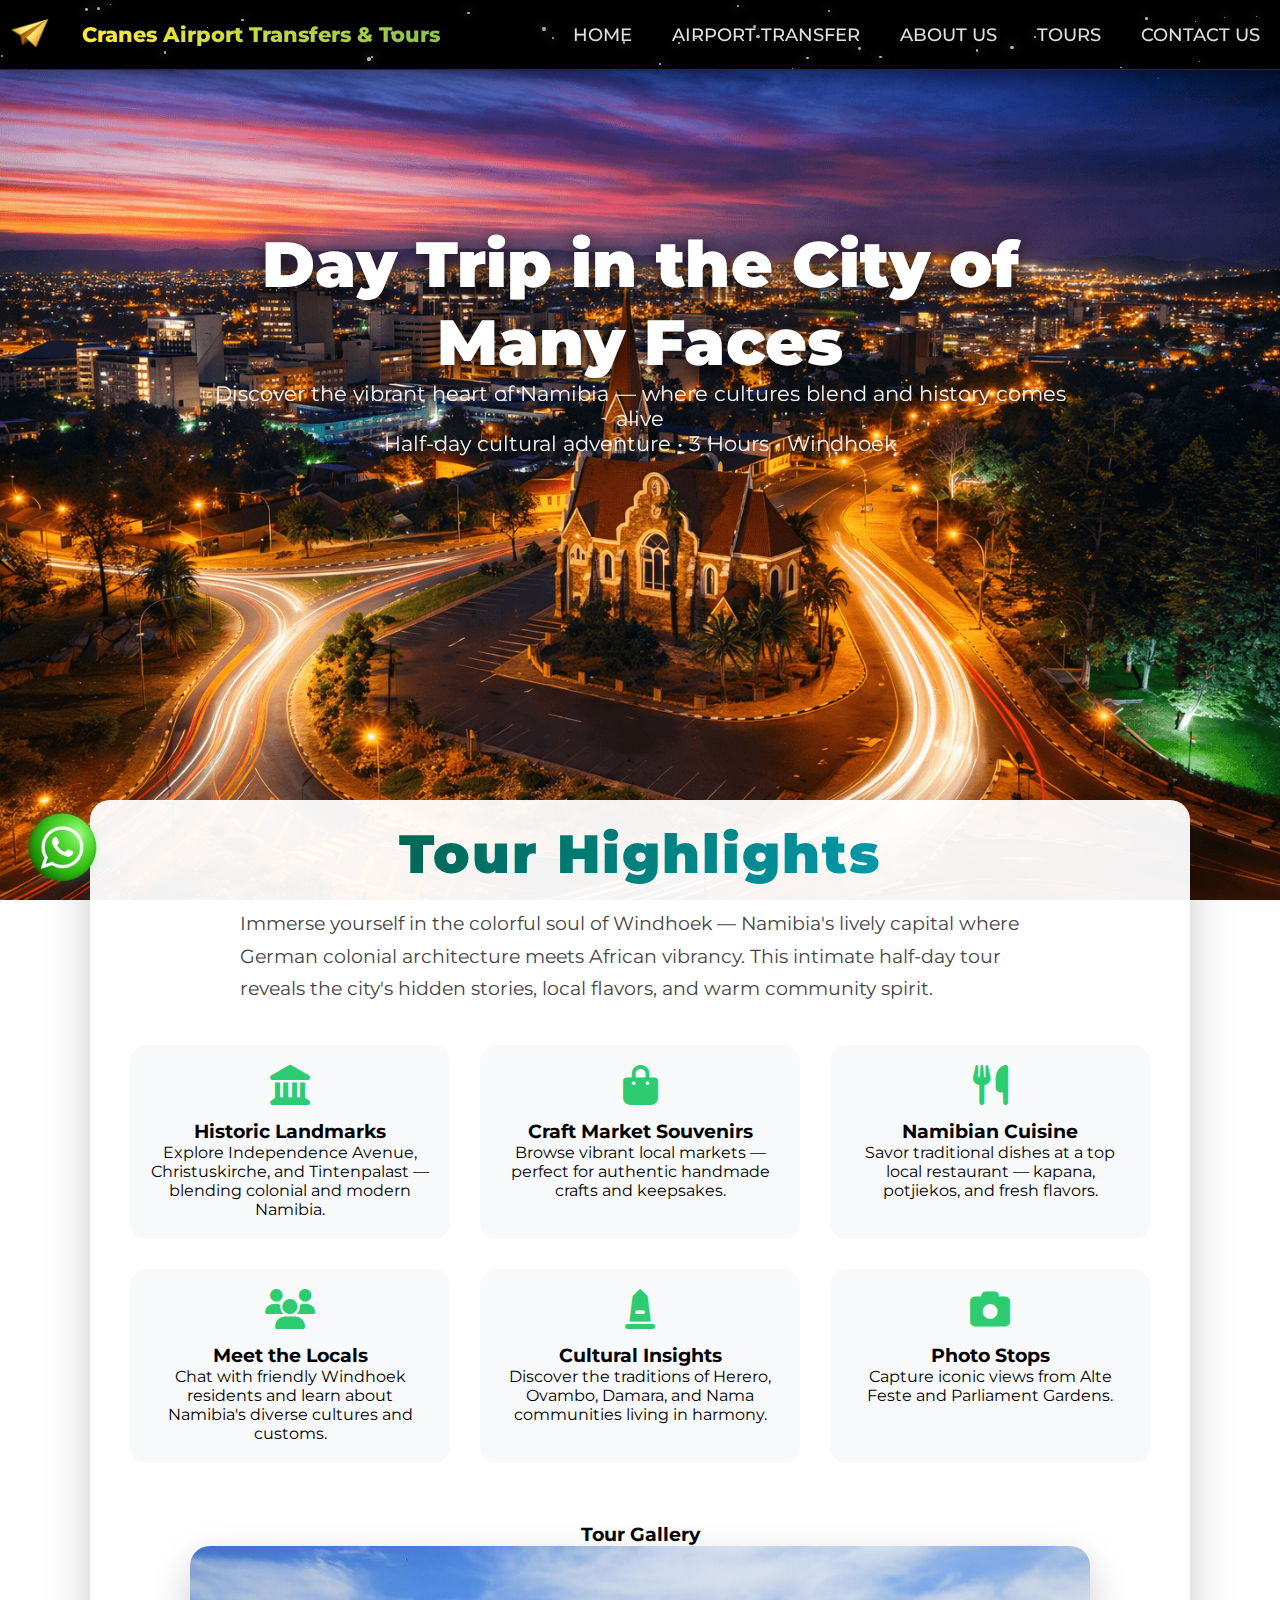
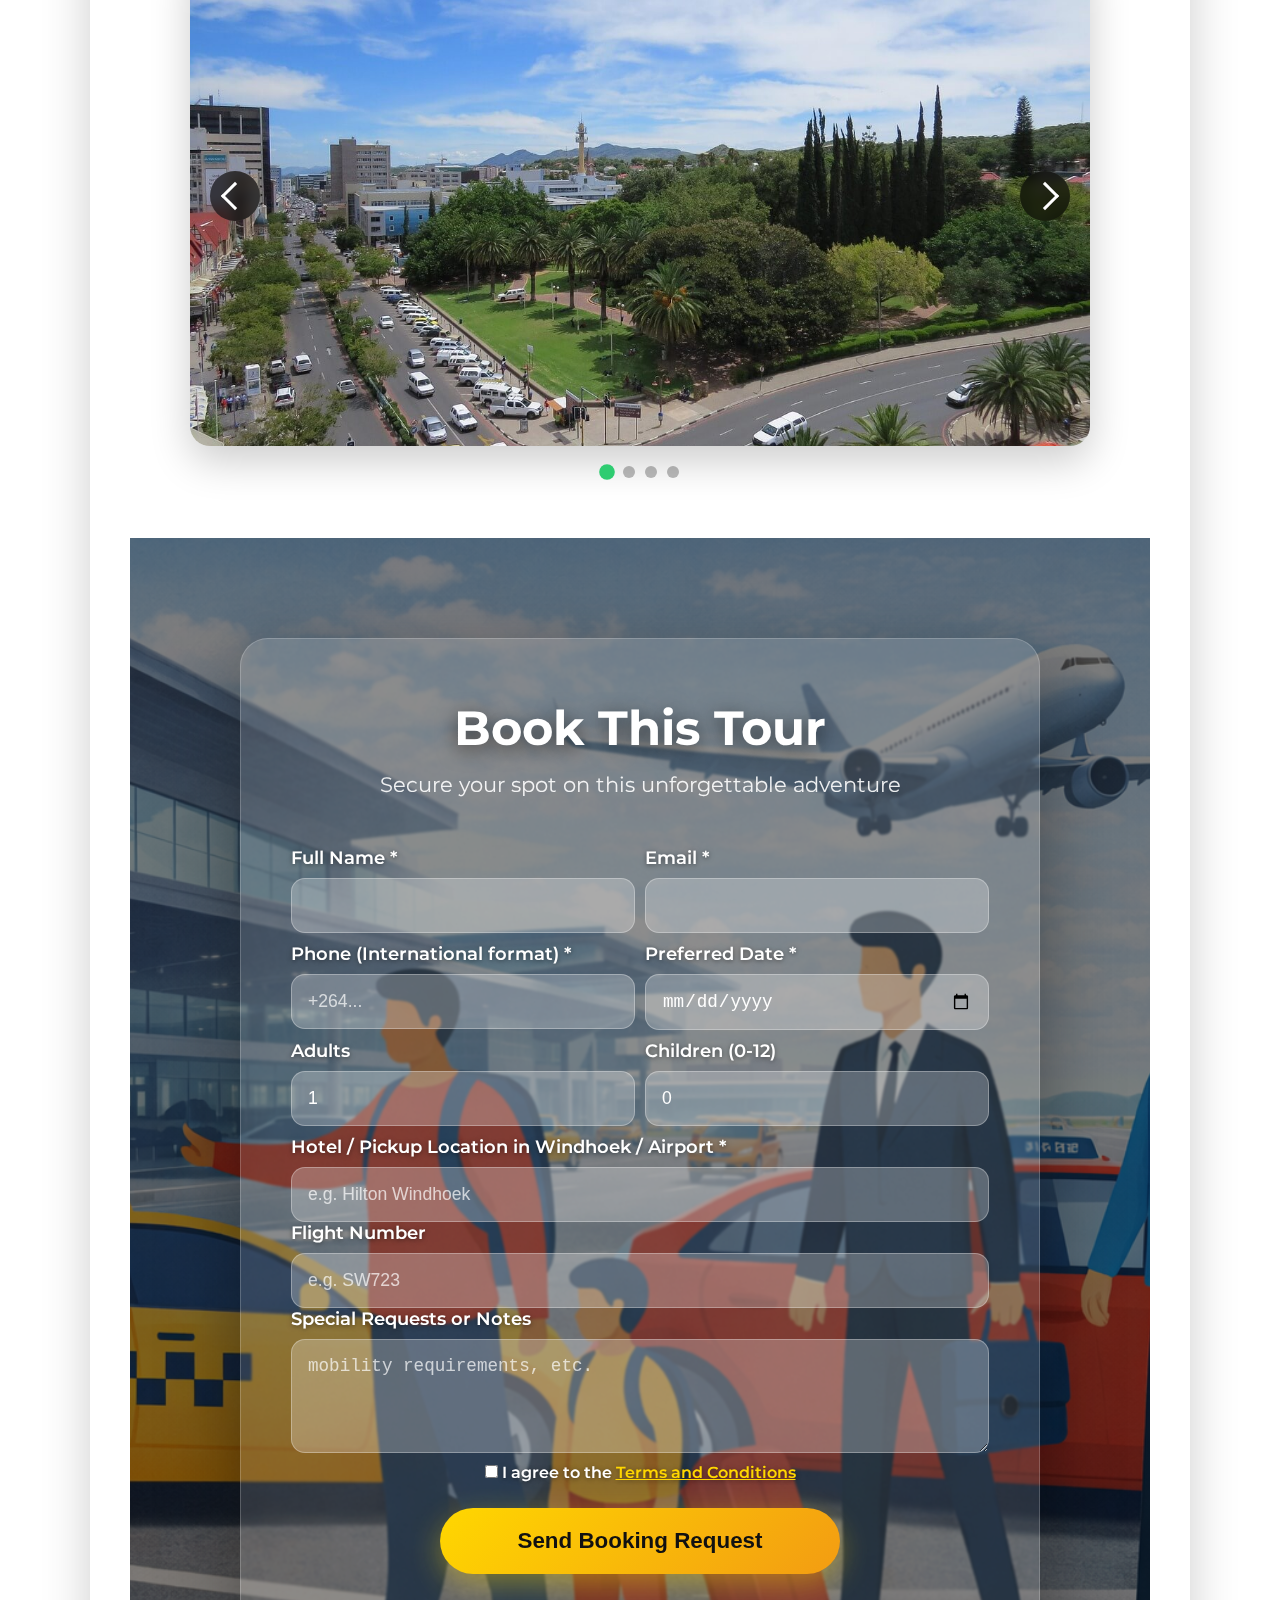
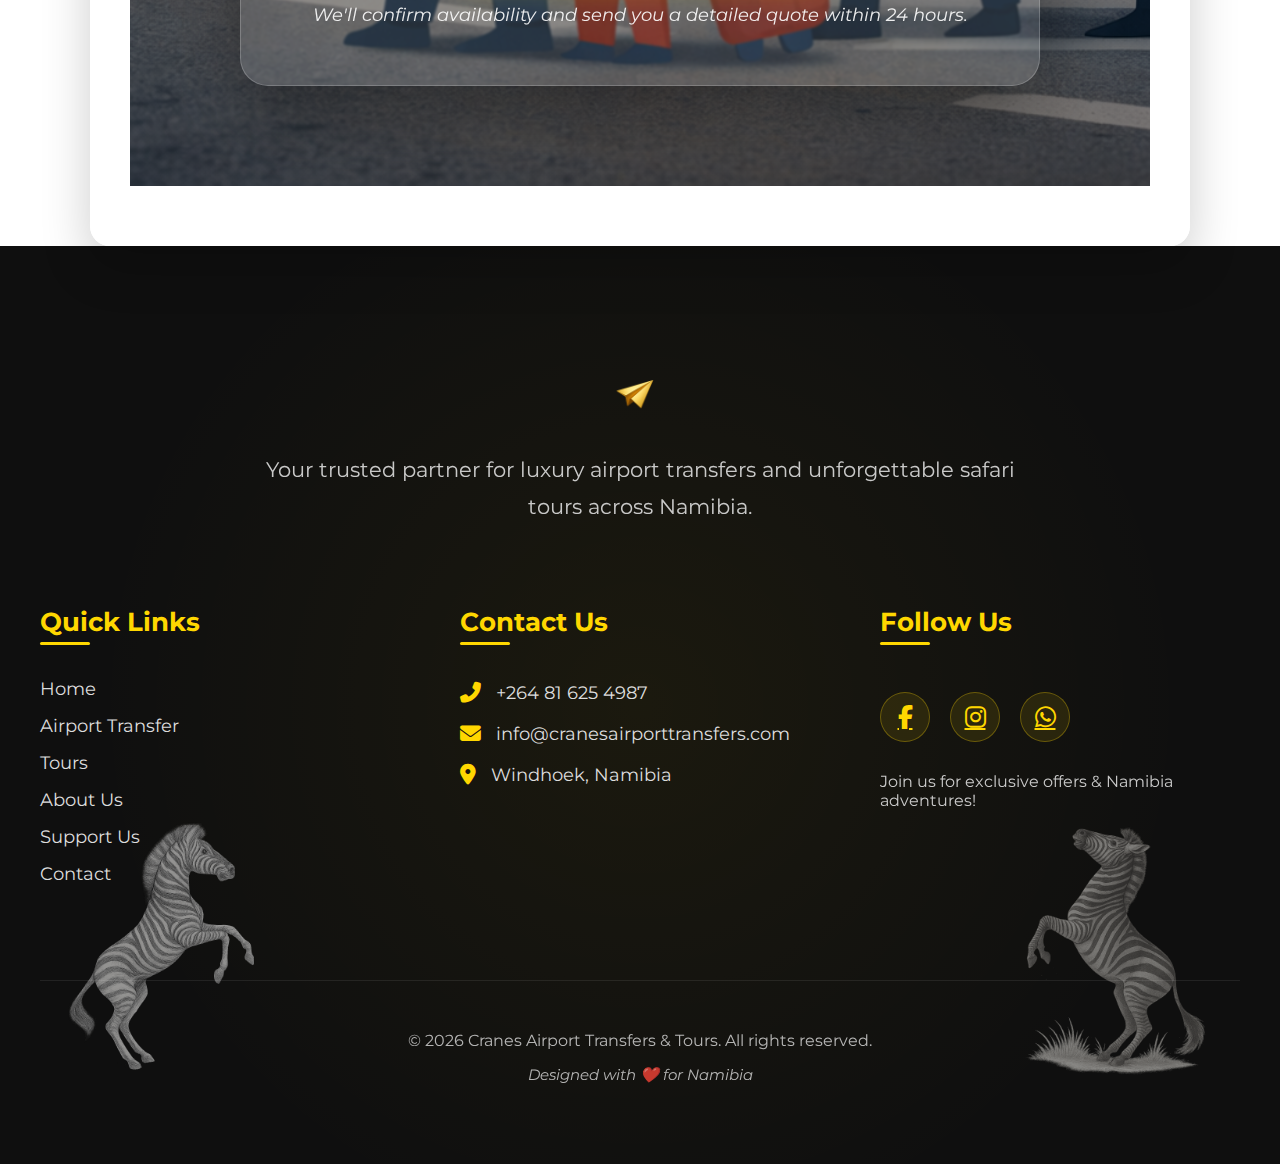
<file: tour-cityofwindhoek.html>
<!DOCTYPE html>
<html lang="en">
<head>
  <meta charset="UTF-8" />
  <meta name="viewport" content="width=device-width, initial-scale=1.0"/>
  <!-- PAGE TITLE & DESCRIPTION (SEO) -->
  <title>City  of Windhoek Tour | Luxury Transfers & Safari Tours in Namibia</title>
  <meta name="description" content="Come see Windhoek the City of many faces, an unforgettable guided tour in Namibia. Safe, punctual, luxury service. Book now!">

   <!-- Google tag (gtag.js) -->
  <script async src="https://www.googletagmanager.com/gtag/js?id=G-F4G0K9MRXT"></script>
  <script>
  window.dataLayer = window.dataLayer || [];
  function gtag(){dataLayer.push(arguments);}
  gtag('js', new Date());

  gtag('config', 'G-F4G0K9MRXT');
  </script>


  <!-- Open Graph (Facebook/WhatsApp share) -->
  <meta property="og:title" content="Cranes Airport Transfers & Tours | Namibia">
  <meta property="og:description" content="Luxury airport transfers and safari tours across Namibia. Safe, punctual, unforgettable.">
  <meta property="og:image" content="https://www.cranesairporttransfers.com/images/big5clean.png">
  <meta property="og:url" content="https://www.cranesairporttransfers.com">
  <meta property="og:type" content="website">

  <meta name="robots" content="index, follow">
  <meta name="author" content="Cranes Airport Transfers & Tours">

  <!-- Canonical (prevent duplicate issues) -->
  <link rel="canonical" href="https://www.cranesairporttransfers.com">


  <!-- FAVICONS & PWA MANIFEST -->
  <link rel="manifest" href="/site.webmanifest">
  <link rel="icon" href="/images/favicon.ico" type="image/x-icon">
  <link rel="shortcut icon" href="/images/favicon.ico" type="image/x-icon">
  <link rel="apple-touch-icon" sizes="180x180" href="/images/apple-touch-icon.png">
  <link rel="icon" type="image/png" sizes="32x32" href="/images/favicon-32x32.png">
  <link rel="icon" type="image/png" sizes="16x16" href="/images/favicon-16x16.png">

  <!-- GOOGLE FONTS — COMBINED (FASTER) -->
  <link href="https://fonts.googleapis.com/css2?family=Inter:wght@300;400;600;700&family=Montserrat:wght@400;600;700&family=Ubuntu:wght@300;400;500;700&family=Open+Sans:wght@300;400;600;700&display=swap" rel="stylesheet">

  <!-- FONT AWESOME -->
  <link rel="stylesheet" href="https://cdnjs.cloudflare.com/ajax/libs/font-awesome/6.5.0/css/all.min.css" integrity="sha512-..." crossorigin="anonymous" referrerpolicy="no-referrer" />

  <!-- YOUR STYLES -->
  <link rel="stylesheet" href="style.css">

  <script type="application/ld+json">
{
  "@context": "https://schema.org",
  "@type": "TouristTrip",
     "name": "City of Windhoek Day Trip",
      "description": "Explore the vibrant capital of Namibia with local insights",
      "url": "https://www.cranesairporttransfers.com/tour-cityofwindhoek.html",
      "image": "https://www.cranesairporttransfers.com/images/CityOfWindhoek.jpg",
  "itinerary": {
    "@type": "ItemList",
    "itemListElement": [
      {"@type": "TouristAttraction", "name": "Learn about the locals"},
      {"@type": "TouristAttraction", "name": "Eat Kapana our local street food"},
      {"@type": "TouristAttraction", "name": "Learn about the culture"}
    ]
  },
  "offers": {
    "@type": "Offer",
    "priceCurrency": "NAD",
    "availability": "https://schema.org/InStock"
  }
}
</script>

<script type="application/ld+json">
{
  "@context": "https://schema.org",
  "@type": "TravelAgency",
  "name": "Cranes Airport Transfers & Tours",
  "description": "Luxury airport transfers and guided safari tours in Namibia",
  "url": "https://www.cranesairporttransfers.com",
  "logo": "https://www.cranesairporttransfers.com/images/logo.png",
  "address": {
    "@type": "PostalAddress",
    "addressLocality": "Windhoek",
    "addressCountry": "NA"
  },
  "telephone": "+264816254987",
  "email": "info@cranesairporttransfers.com"
}
</script>
  
</head>
<body>

  <header class="navbar-wrapper">
  <!-- FLOATING DOTS BACKGROUND -->
  <div class="floating-dots-container"></div>

  <nav class="navbar">
    <!-- LOGO — CLICKABLE HOME -->
    <a href="index.html" class="logo">
      <img src="images/logocrane.png" alt="Cranes Airport Transfers Logo" class="rotating-logo" loading="lazy">
      <span class="Gtitle">Cranes Airport Transfers & Tours</span>
    </a>



    <!-- DESKTOP MENU -->
    <ul class="navbar-menu desktop-menu">
        <li><a href="index.html">HOME</a></li>
        <li><a href="airport-transfer.html">AIRPORT TRANSFER</a></li>
        <li><a href="aboutus.html">ABOUT US</a></li>
        <li><a href="tours.html">TOURS</a></li>
        <li><a href="contact.html">CONTACT US</a></li>
    </ul>

    <!-- HAMBURGER -->
    <button class="hamburger" aria-label="Toggle menu">
      <span class="bar"></span>
      <span class="bar"></span>
      <span class="bar"></span>
    </button>

    <!-- MOBILE MENU (hidden by default) -->
     <ul class="navbar-menu mobile-menu">
        <li><a href="index.html">HOME</a></li>
        <li><a href="airport-transfer.html">AIRPORT TRANSFER</a></li>
        <li><a href="aboutus.html">ABOUT US</a></li>
        <li><a href="tours.html">TOURS</a></li>
        <li><a href="contact.html">CONTACT US</a></li>
      </ul>
  </nav>
</header>

  <!-- HERO WITH FULL BACKGROUND -->
  <section class="tour-detail-hero">
    <div class="tour-cityofmanyfaces"></div>
    <div class="tour-detail-content">
      <h1 class="tour-detail-title">Day Trip in the City of Many Faces</h1>
      <p style="font-size:1.3rem; opacity:0.95;">
        Discover the vibrant heart of Namibia — where cultures blend and history comes alive<br>
        Half-day cultural adventure • 3 Hours • Windhoek
      </p>
    </div>
  </section>

  <!-- TOUR DETAILS -->
  <section class="tour-itinerary">
    <div class="container">
            <!-- GLITCH HEADING -->
      <div class="glitch-heading-wrapper">
      <h2 class="glitch-heading gradient-glitch" data-text="Tour Highlights">
      Tour Highlights
      </h2>
      </div>
      <p style="font-size:1.2rem; max-width:800px; margin:20px auto; line-height:1.7; color:#444;">
        Immerse yourself in the colorful soul of Windhoek — Namibia's lively capital where German colonial architecture meets African vibrancy. 
        This intimate half-day tour reveals the city's hidden stories, local flavors, and warm community spirit.
      </p>

      <div class="highlights-grid">
        <div class="highlight-card">
          <i class="fas fa-landmark"></i>
          <h3>Historic Landmarks</h3>
          <p>Explore Independence Avenue, Christuskirche, and Tintenpalast — blending colonial and modern Namibia.</p>
        </div>
        <div class="highlight-card">
          <i class="fas fa-shopping-bag"></i>
          <h3>Craft Market Souvenirs</h3>
          <p>Browse vibrant local markets — perfect for authentic handmade crafts and keepsakes.</p>
        </div>
        <div class="highlight-card">
          <i class="fas fa-utensils"></i>
          <h3>Namibian Cuisine</h3>
          <p>Savor traditional dishes at a top local restaurant — kapana, potjiekos, and fresh flavors.</p>
        </div>
        <div class="highlight-card">
          <i class="fas fa-users"></i>
          <h3>Meet the Locals</h3>
          <p>Chat with friendly Windhoek residents and learn about Namibia's diverse cultures and customs.</p>
        </div>
        <div class="highlight-card">
          <i class="fas fa-monument"></i>
          <h3>Cultural Insights</h3>
          <p>Discover the traditions of Herero, Ovambo, Damara, and Nama communities living in harmony.</p>
        </div>
        <div class="highlight-card">
          <i class="fas fa-camera"></i>
          <h3>Photo Stops</h3>
          <p>Capture iconic views from Alte Feste and Parliament Gardens.</p>
        </div>
      </div>

      <!-- AUTO-SLIDING GALLERY -->
      <div class="gallery-slider">
        <h3>Tour Gallery</h3>
        <div class="gallery-wrapper">
          <!-- LEFT ARROW -->
          <button class="gallery-arrow left-arrow" aria-label="Previous image">
            <span class="arrow-icon"></span>
          </button>

          <div class="gallery-images">
            <img src="images/ZooPark.jpg" alt="Christuskirche Church" loading="lazy">
            <img src="images/MarketDay.png" alt="Vibrant Craft Market" loading="lazy">
            <img src="images/Kapana.png" alt="Traditional Namibian Food" loading="lazy">
            <img src="images/CityCenter.png" alt="Independence Avenue" loading="lazy">
            <img src="images/ZooPark.jpg" alt="Parliament Gardens" loading="lazy">

          </div>

          <!-- RIGHT ARROW -->
          <button class="gallery-arrow right-arrow" aria-label="Next image">
            <span class="arrow-icon"></span>
          </button>
        </div>
        <div class="gallery-dots"></div>
      </div>

<section class="tour-booking-section">
  <div class="tour-booking-bg"></div>  <!-- For your background image later -->
  <div class="tour-booking-overlay"></div>

  <div class="container">
    <div class="tour-booking-form">
      <h2>Book This Tour</h2>
      <p class="booking-subtitle">Secure your spot on this unforgettable adventure</p>

      <form action= "https://formspree.io/f/xykypdgq"
      method="POST"
      id="tourBookingForm" class="booking-form">

        <div class="form-row">
          <div class="form-group">
            <label for="tour-name">Full Name *</label>
            <input type="text" name="full_name" id="tour-name" required>
          </div>
          <div class="form-group">
            <label for="tour-email">Email *</label>
            <input type="email" name="email" id="tour-email" required>
          </div>
        </div>

        <div class="form-row">
          <div class="form-group">
            <label for="tour-phone">Phone (International format) *</label>
            <input type="tel" name="phone" id="tour-phone" placeholder="+264..." required>
          </div>
          <div class="form-group">
            <label for="tour-date">Preferred Date *</label>
            <input type="date" name="date" id="tour-date" required>
          </div>
        </div>

        <div class="form-row">
          <div class="form-group">
            <label for="tour-adults">Adults</label>
            <input type="number" name="adults" id="tour-adults" min="1" value="1" required>
          </div>
          <div class="form-group">
            <label for="tour-children">Children (0-12)</label>
            <input type="number" name="children" id="tour-children" min="0" value="0">
          </div>
        </div>

        <div class="form-group">
          <label for="tour-hotel">Hotel / Pickup Location in Windhoek / Airport *</label>
          <input type="text" name="pickup_location" id="tour-hotel" placeholder="e.g. Hilton Windhoek" required>
        </div>

      <div class="form-group">
      <label for="flight">Flight Number</label>
      <input type="text" name="flight_number" id="flight" placeholder="e.g. SW723">
      </div>

        <div class="form-group">
          <label for="tour-notes">Special Requests or Notes</label>
          <textarea name="special_requests" id="tour-notes" rows="4" placeholder="mobility requirements, etc."></textarea>
        </div>

        <label class="terms-checkbox">
          <input type="checkbox" name="terms_agreed" id="tour-terms" required>
          I agree to the <a href="terms.html" target="_blank">Terms and Conditions</a>
        </label>

        <!-- Hidden field to identify the tour -->
        <input type="hidden" name="_subject" value="New Tour Booking Request - City of Windhoek">
        <input type="hidden" name="tour_name" value="City of Many Faces Tour">

        <button type="submit" class="booking-submit-btn">Send Booking Request</button>
      </form>

      <p class="booking-note">
        We'll confirm availability and send you a detailed quote within 24 hours.
      </p>
    </div>
  </div>
</section>

    </div>
  </section>

  <!-- ====== BEAUTIFUL FOOTER ====== -->
<footer class="site-footer">
  <!-- SUBTLE BACKGROUND PATTERN -->
  <div class="footer-bg"></div>

  <!-- DANCING ZEBRAS -->
  <img src="images/DancingZebraLeft.png" alt="Dancing Zebra Left" class="zebra-left">
  <img src="images/DancingZebraRight.png" alt="Dancing Zebra Right" class="zebra-right">

  <div class="footer-container">
    <!-- COMPANY HEADER — TOP CENTER -->
    <div class="footer-header">
      <div class="footer-logo-wrapper">
        <img src="images/logocrane.png" alt="Cranes Airport Transfers Logo" class="rotating-logo" loading="lazy">
      </div>
      <p class="footer-tagline">
        Your trusted partner for luxury airport transfers and unforgettable safari tours across Namibia.
      </p>
    </div>

    <!-- MAIN GRID — LINKS & SOCIAL -->
    <div class="footer-main-grid">
      <!-- QUICK LINKS -->
      <div class="footer-section links-section">
        <h4>Quick Links</h4>
        <ul class="footer-links">
          <li><a href="index.html">Home</a></li>
          <li><a href="airport-transfer.html">Airport Transfer</a></li>
          <li><a href="tours.html">Tours</a></li>
          <li><a href="aboutus.html">About Us</a></li>
          <li><a href="donation.html">Support Us</a></li>
          <li><a href="contact.html">Contact</a></li>
        </ul>
      </div>

      <!-- CONTACT INFO -->
      <div class="footer-section contact-section">
        <h4>Contact Us</h4>
        <div class="contact-item">
          <i class="fas fa-phone-alt"></i>
          <a href="tel:+264816254987">+264 81 625 4987</a>
        </div>
        <div class="contact-item">
          <i class="fas fa-envelope"></i>
          <a href="mailto:info@cranesairporttransfers.com">info@cranesairporttransfers.com</a>
        </div>
        <div class="contact-item">
          <i class="fas fa-map-marker-alt"></i>
          <span>Windhoek, Namibia</span>
        </div>
      </div>

      <!-- SOCIAL -->
      <div class="footer-section social-section">
        <h4>Follow Us</h4>
        <div class="social-icons">
          <a href="https://www.facebook.com/cranesairporttransfers" target="_blank" class="social-icon facebook">
            <i class="fab fa-facebook-f"></i>
          </a>
          <a href="https://instagram.com/cranes_airport_transfers" target="_blank" class="social-icon instagram">
            <i class="fab fa-instagram"></i>
          </a>
          <a href="https://wa.me/264816254987" target="_blank" class="social-icon whatsapp">
            <i class="fab fa-whatsapp"></i>
          </a>
        </div>
        <p class="social-text">Join us for exclusive offers & Namibia adventures!</p>
      </div>
    </div>

    <!-- COPYRIGHT -->
    <div class="footer-bottom">
      <p>&copy; <span id="year"></span> Cranes Airport Transfers & Tours. All rights reserved.</p>
      <p class="credits">Designed with ❤️ for Namibia</p>
    </div>
  </div>
</footer>

<!-- WHATSAPP STICKY BUTTON -->
<a href="https://wa.me/264816254987?text=Hey%20there%21%20%F0%9F%91%8B%0AI'd%20like%20to%20make%20an%20airport%20transfer%20booking%20on%20__________%202026.%0ACan%20you%20help%20me%20with%20availability%20and%20pricing%3F" class="whatsapp-btn">
  <img src="images/WhatsApp.png" alt="WhatsApp" class="whatsapp-icon">
</a>





<script>
document.addEventListener('DOMContentLoaded', () => {
  const hamburger = document.querySelector('.hamburger');
  const mobileMenu = document.querySelector('.mobile-menu');

  hamburger.addEventListener('click', (e) => {
    e.stopPropagation();
    hamburger.classList.toggle('active');
    mobileMenu.classList.toggle('active');
    document.body.classList.toggle('menu-open');
  });

  // Close on link click
  document.querySelectorAll('.mobile-menu a').forEach(link => {
    link.addEventListener('click', () => {
      hamburger.classList.remove('active');
      mobileMenu.classList.remove('active');
      document.body.classList.remove('menu-open');
    });
  });

  // Close on outside click
  document.addEventListener('click', (e) => {
    if (!hamburger.contains(e.target) && !mobileMenu.contains(e.target)) {
      hamburger.classList.remove('active');
      mobileMenu.classList.remove('active');
      document.body.classList.remove('menu-open');
    }
  });

  // Prevent swipe from opening menu
  let touchStartX = 0;
  document.addEventListener('touchstart', (e) => {
    if (!hamburger.contains(e.target) && !mobileMenu.contains(e.target)) {
      touchStartX = e.touches[0].clientX;
    }
  }, { passive: true });

  document.addEventListener('touchmove', (e) => {
    if (touchStartX && !mobileMenu.classList.contains('active')) {
      const diff = touchStartX - e.touches[0].clientX;
      if (Math.abs(diff) > 30) {
        e.preventDefault(); // Stop swipe interference
      }
    }
  }, { passive: false });
});
</script>

<script>
document.addEventListener('DOMContentLoaded', () => {
  const container = document.querySelector('.floating-dots-container');
  if (!container) return;

  const DOT_COUNT = 35;  // ← adjust for density

  for (let i = 0; i < DOT_COUNT; i++) {
    const dot = document.createElement('div');
    dot.className = 'floating-dot';

    // Random size: 1–4px
    const size = 1 + Math.random() * 3;
    dot.style.width = size + 'px';
    dot.style.height = size + 'px';

    // Random starting position inside navbar
    dot.style.left = Math.random() * 100 + '%';
    dot.style.top = Math.random() * 100 + '%';

    // Random drift distance & scale
    const dx = (Math.random() - 0.5) * 300;   // -150 to +150px horizontal
    const dy = (Math.random() - 0.5) * 200;   // -100 to +100px vertical
    const scale = 0.8 + Math.random() * 0.6;  // 0.8–1.4

    dot.style.setProperty('--dx', dx + 'px');
    dot.style.setProperty('--dy', dy + 'px');
    dot.style.setProperty('--scale', scale);

    // Random duration: 15–35 seconds for slow, dreamy float
    const duration = 15 + Math.random() * 20;
    dot.style.animationDuration = duration + 's';

    // Random delay for staggered start
    dot.style.animationDelay = Math.random() * 5 + 's';

    container.appendChild(dot);
  }
});
</script>

  <!-- GALLERY JS (keep this at bottom) -->
 <script>
document.addEventListener('DOMContentLoaded', () => {
  const wrapper = document.querySelector('.gallery-wrapper');
  const images = document.querySelector('.gallery-images');
  const imgs = images.querySelectorAll('img');
  const total = imgs.length - 1; // -1 for duplicated first image
  let current = 0;
  const intervalTime = 4000;

  // Dots
  const dotsContainer = document.querySelector('.gallery-dots');
  for (let i = 0; i < total; i++) {
    const dot = document.createElement('span');
    dot.addEventListener('click', () => goToSlide(i));
    dotsContainer.appendChild(dot);
  }
  const dots = dotsContainer.querySelectorAll('span');
  dots[0].classList.add('active');

  function updateDots() {
    dots.forEach((dot, i) => dot.classList.toggle('active', i === current));
  }

  function goToSlide(n) {
    current = n;
    images.style.transform = `translateX(-${current * 100}%)`;
    updateDots();
  }

  function nextSlide() {
    current++;
    if (current >= total) {
      images.style.transition = 'none';
      current = 0;
      images.style.transform = 'translateX(0%)';
      void images.offsetWidth;
      images.style.transition = 'transform 0.6s cubic-bezier(0.25, 0.8, 0.25, 1)';
    }
    images.style.transform = `translateX(-${current * 100}%)`;
    updateDots();
  }

  function prevSlide() {
    current--;
    if (current < 0) {
      images.style.transition = 'none';
      current = total - 1;
      images.style.transform = `translateX(-${(total - 1) * 100}%)`;
      void images.offsetWidth;
      images.style.transition = 'transform 0.6s cubic-bezier(0.25, 0.8, 0.25, 1)';
    }
    images.style.transform = `translateX(-${current * 100}%)`;
    updateDots();
  }

  // Arrow buttons
  document.querySelector('.gallery-arrow.left-arrow').addEventListener('click', prevSlide);
  document.querySelector('.gallery-arrow.right-arrow').addEventListener('click', nextSlide);

  // Auto play
  let autoSlide = setInterval(nextSlide, intervalTime);

  // Pause on hover
  wrapper.addEventListener('mouseenter', () => clearInterval(autoSlide));
  wrapper.addEventListener('mouseleave', () => autoSlide = setInterval(nextSlide, intervalTime));

  // Initial
  updateDots();
});
</script>


  <!-- GALLERY JS (same as other tours) -->
  <script>
    document.getElementById('year').textContent = new Date().getFullYear();
  </script>
</body>
</html>
</file>
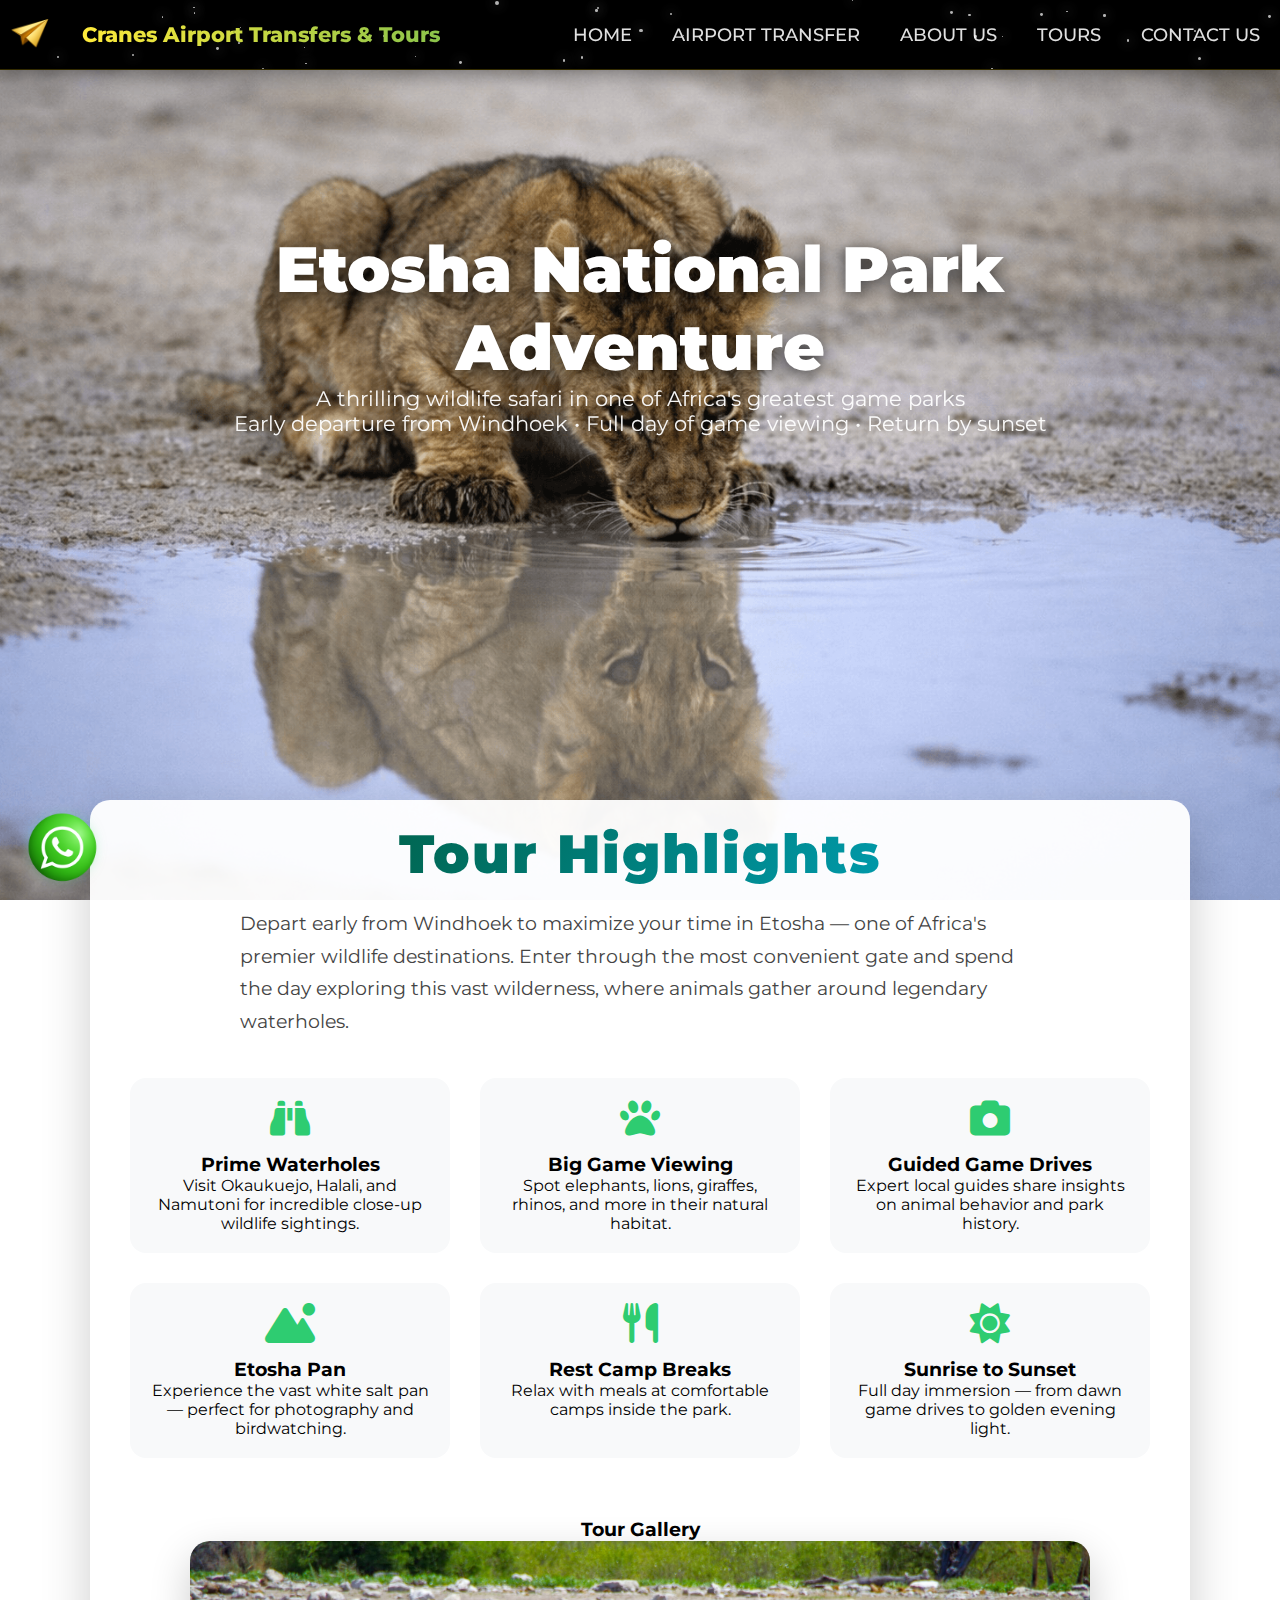
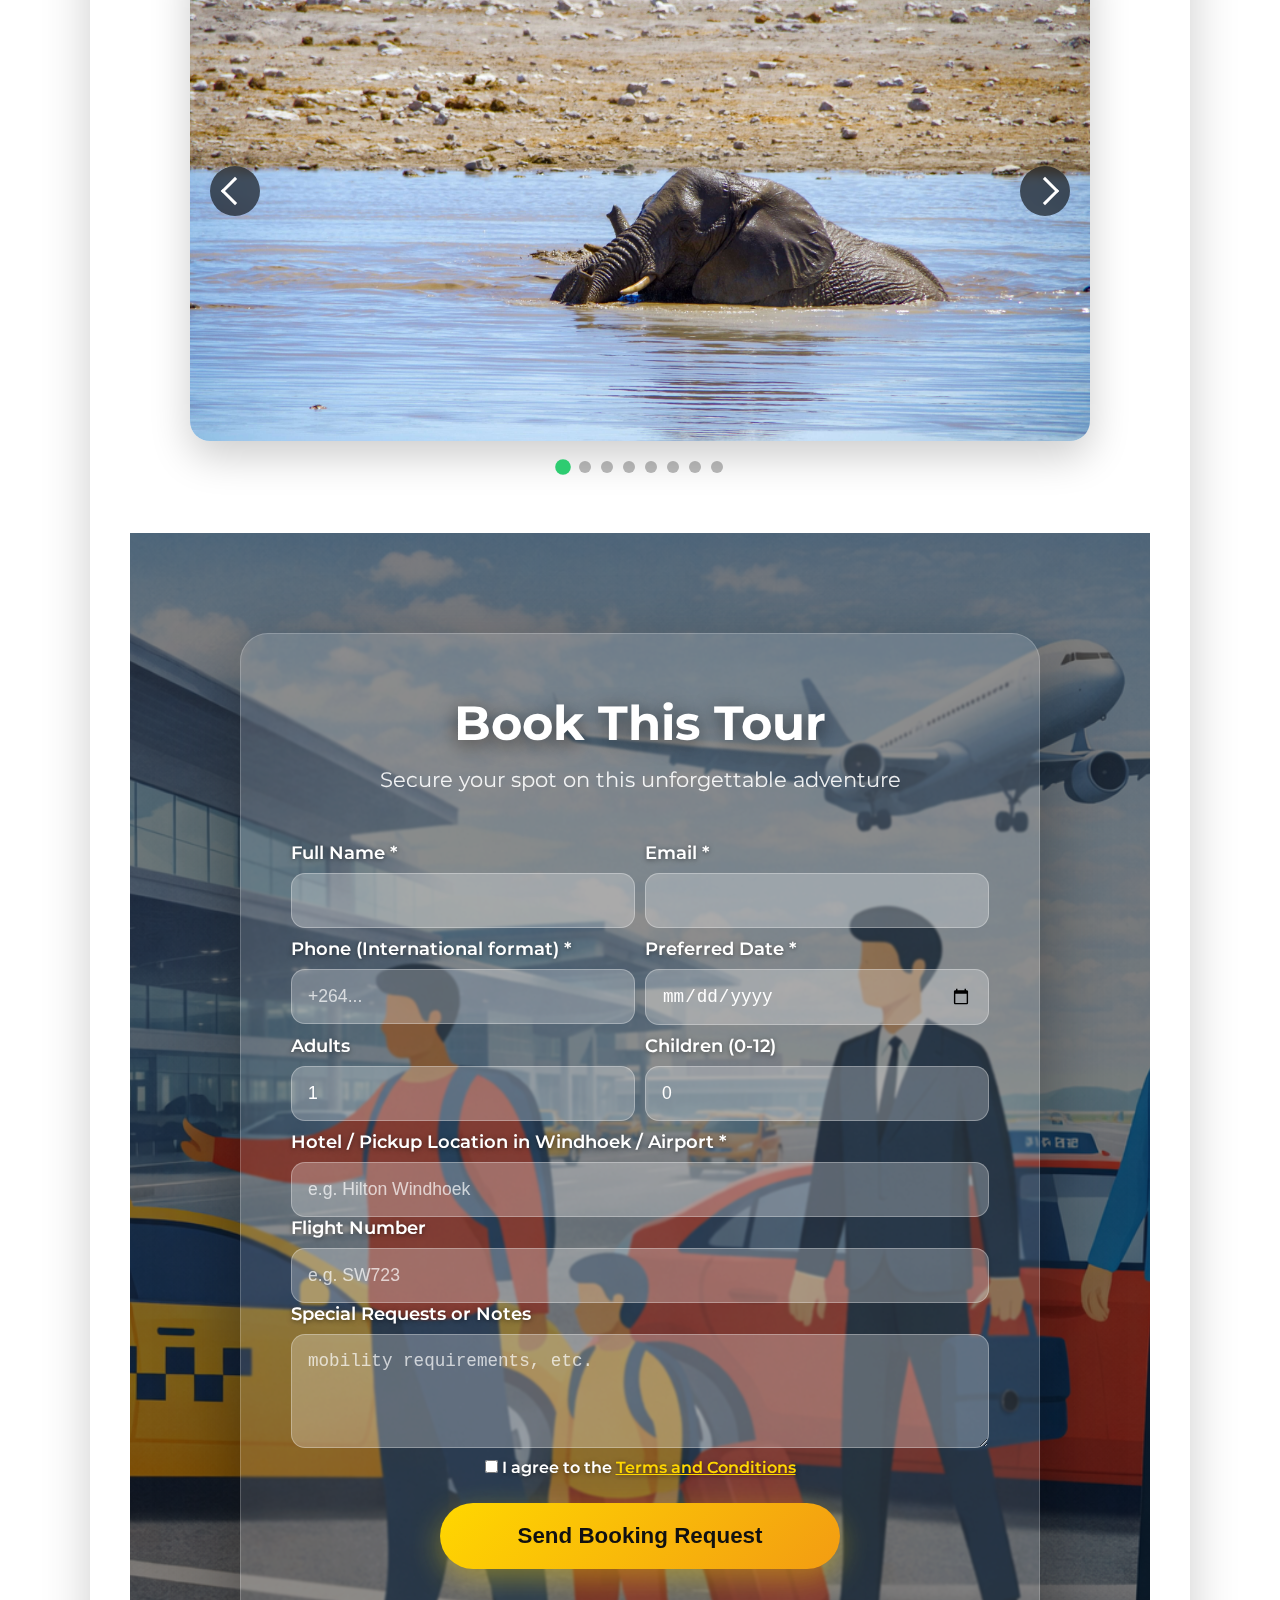
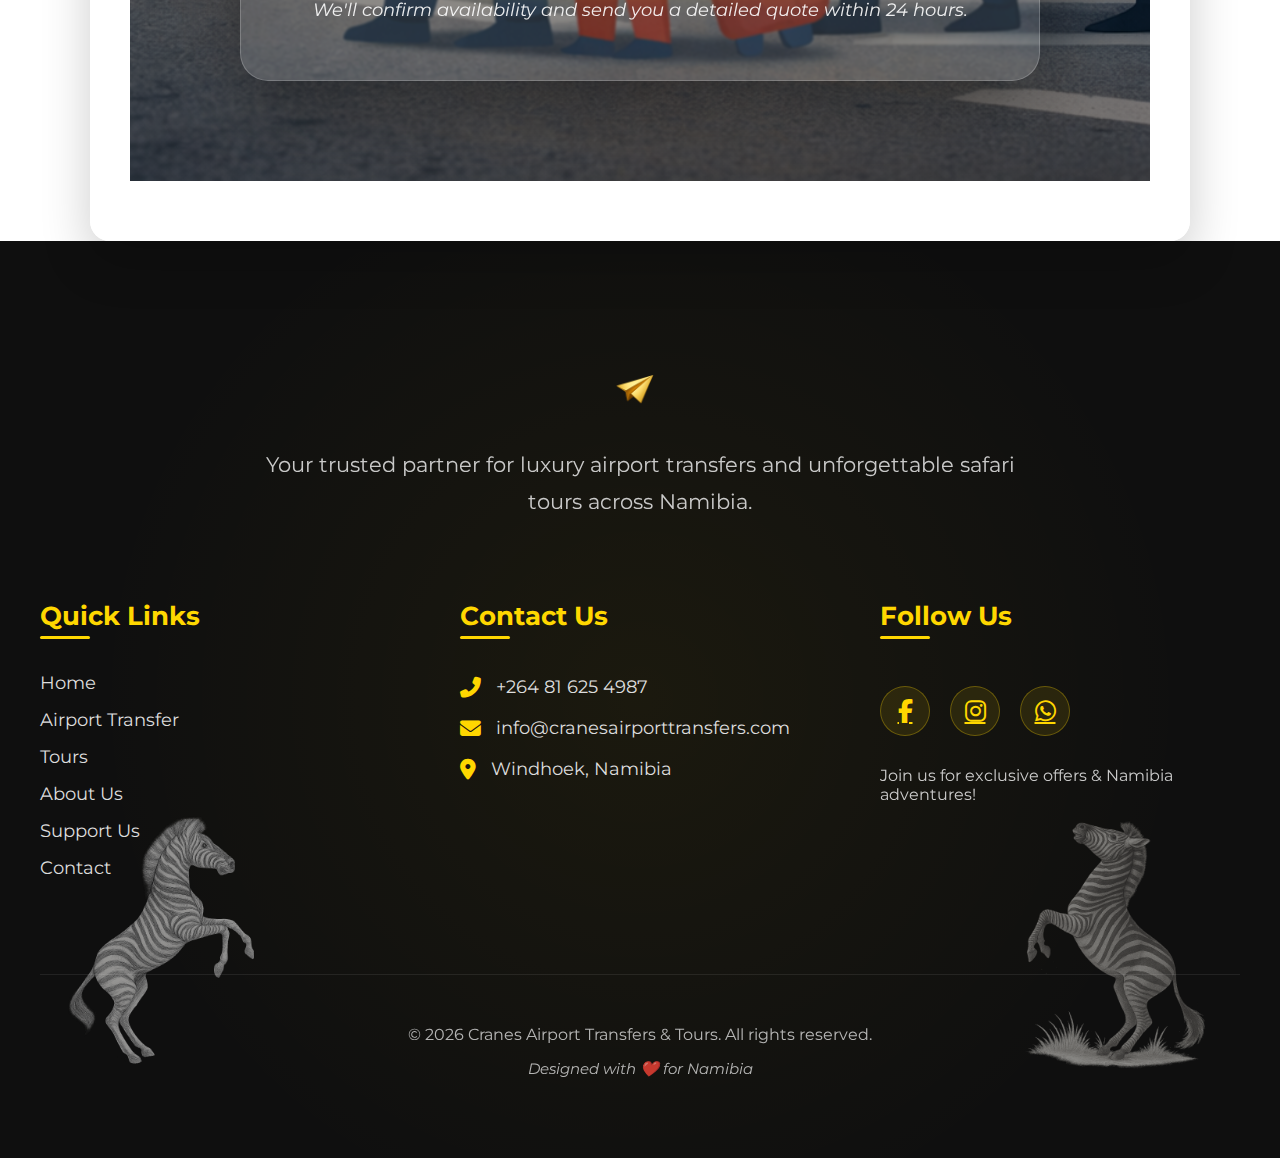
<file: tour-etosha.html>
<!DOCTYPE html>
<html lang="en">
<head>
  <meta charset="UTF-8" />
  <meta name="viewport" content="width=device-width, initial-scale=1.0"/>
  <!-- PAGE TITLE & DESCRIPTION (SEO) -->
  <title>Etosha National Park Tour | Luxury Transfers & Safari Tours in Namibia</title>
  <meta name="description" content="Etosha where you will see the Big five an  unforgettable guided tour in Namibia. Safe, punctual, luxury service. Book now!">

   <!-- Google tag (gtag.js) -->
  <script async src="https://www.googletagmanager.com/gtag/js?id=G-F4G0K9MRXT"></script>
  <script>
  window.dataLayer = window.dataLayer || [];
  function gtag(){dataLayer.push(arguments);}
  gtag('js', new Date());

  gtag('config', 'G-F4G0K9MRXT');
  </script>


  <!-- Open Graph (Facebook/WhatsApp share) -->
  <meta property="og:title" content="Cranes Airport Transfers & Tours | Namibia">
  <meta property="og:description" content="Luxury airport transfers and safari tours across Namibia. Safe, punctual, unforgettable.">
  <meta property="og:image" content="https://www.cranesairporttransfers.com/images/big5clean.png">
  <meta property="og:url" content="https://www.cranesairporttransfers.com">
  <meta property="og:type" content="website">

  <meta name="robots" content="index, follow">
  <meta name="author" content="Cranes Airport Transfers & Tours">

  <!-- Canonical (prevent duplicate issues) -->
  <link rel="canonical" href="https://www.cranesairporttransfers.com">


  <!-- FAVICONS & PWA MANIFEST -->
  <link rel="manifest" href="/site.webmanifest">
  <link rel="icon" href="/images/favicon.ico" type="image/x-icon">
  <link rel="shortcut icon" href="/images/favicon.ico" type="image/x-icon">
  <link rel="apple-touch-icon" sizes="180x180" href="/images/apple-touch-icon.png">
  <link rel="icon" type="image/png" sizes="32x32" href="/images/favicon-32x32.png">
  <link rel="icon" type="image/png" sizes="16x16" href="/images/favicon-16x16.png">

  <!-- GOOGLE FONTS — COMBINED (FASTER) -->
  <link href="https://fonts.googleapis.com/css2?family=Inter:wght@300;400;600;700&family=Montserrat:wght@400;600;700&family=Ubuntu:wght@300;400;500;700&family=Open+Sans:wght@300;400;600;700&display=swap" rel="stylesheet">

  <!-- FONT AWESOME -->
  <link rel="stylesheet" href="https://cdnjs.cloudflare.com/ajax/libs/font-awesome/6.5.0/css/all.min.css" integrity="sha512-..." crossorigin="anonymous" referrerpolicy="no-referrer" />

  <!-- YOUR STYLES -->
  <link rel="stylesheet" href="style.css">

  <script type="application/ld+json">
{
  "@context": "https://schema.org",
  "@type": "TouristTrip",
  "name": "Etosha National Park Safari",
  "description": "Big 5 wildlife viewing at Namibia's premier game reserve",
  "url": "https://www.cranesairporttransfers.com/tour-etosha.html",
  "image": "https://www.cranesairporttransfers.com/images/Etosha.jpg",
  "itinerary": {
    "@type": "ItemList",
    "itemListElement": [
      {"@type": "TouristAttraction", "name": "View the Big 5"},
      {"@type": "TouristAttraction", "name": "Experience African wildlife"}
    ]
  },
  "offers": {
    "@type": "Offer",
    "priceCurrency": "NAD",
    "availability": "https://schema.org/InStock"
  }
}
</script>

<script type="application/ld+json">
{
  "@context": "https://schema.org",
  "@type": "TravelAgency",
  "name": "Cranes Airport Transfers & Tours",
  "description": "Luxury airport transfers and guided safari tours in Namibia",
  "url": "https://www.cranesairporttransfers.com",
  "logo": "https://www.cranesairporttransfers.com/images/logo.png",
  "address": {
    "@type": "PostalAddress",
    "addressLocality": "Windhoek",
    "addressCountry": "NA"
  },
  "telephone": "+264816254987",
  "email": "info@cranesairporttransfers.com"
}
</script>
  
</head>
<body>

<header class="navbar-wrapper">
  <!-- FLOATING DOTS BACKGROUND -->
  <div class="floating-dots-container"></div>

  <nav class="navbar">
    <!-- LOGO — CLICKABLE HOME -->
    <a href="index.html" class="logo">
      <img src="images/logocrane.png" alt="Cranes Airport Transfers Logo" class="rotating-logo" loading="lazy">
      <span class="Gtitle">Cranes Airport Transfers & Tours</span>
    </a>



    <!-- DESKTOP MENU -->
    <ul class="navbar-menu desktop-menu">
        <li><a href="index.html">HOME</a></li>
        <li><a href="airport-transfer.html">AIRPORT TRANSFER</a></li>
        <li><a href="aboutus.html">ABOUT US</a></li>
        <li><a href="tours.html">TOURS</a></li>
        <li><a href="contact.html">CONTACT US</a></li>
    </ul>

    <!-- HAMBURGER -->
    <button class="hamburger" aria-label="Toggle menu">
      <span class="bar"></span>
      <span class="bar"></span>
      <span class="bar"></span>
    </button>

    <!-- MOBILE MENU (hidden by default) -->
     <ul class="navbar-menu mobile-menu">
        <li><a href="index.html">HOME</a></li>
        <li><a href="airport-transfer.html">AIRPORT TRANSFER</a></li>
        <li><a href="aboutus.html">ABOUT US</a></li>
        <li><a href="tours.html">TOURS</a></li>
        <li><a href="contact.html">CONTACT US</a></li>
      </ul>
  </nav>
</header>

  <!-- HERO WITH FULL BACKGROUND -->
  <section class="tour-detail-hero">
    <div class="tour-ethosha"></div>
    <div class="tour-detail-content">
      <h1 class="tour-detail-title">Etosha National Park Adventure</h1>
      <p style="font-size:1.3rem; opacity:0.95;">
        A thrilling wildlife safari in one of Africa's greatest game parks<br>
        Early departure from Windhoek • Full day of game viewing • Return by sunset
      </p>
    </div>
  </section>

  <!-- TOUR DETAILS -->
  <section class="tour-itinerary">
    <div class="container">
            <!-- GLITCH HEADING -->
      <div class="glitch-heading-wrapper">
      <h2 class="glitch-heading gradient-glitch" data-text="Tour Highlights">
        Tour Highlights
      </h2>
      </div>  
      <p style="font-size:1.2rem; max-width:800px; margin:20px auto; line-height:1.7; color:#444;">
        Depart early from Windhoek to maximize your time in Etosha — one of Africa's premier wildlife destinations. 
        Enter through the most convenient gate and spend the day exploring this vast wilderness, where animals gather around legendary waterholes.
      </p>

      <div class="highlights-grid">
        <div class="highlight-card">
          <i class="fas fa-binoculars"></i>
          <h3>Prime Waterholes</h3>
          <p>Visit Okaukuejo, Halali, and Namutoni for incredible close-up wildlife sightings.</p>
        </div>
        <div class="highlight-card">
          <i class="fas fa-paw"></i>
          <h3>Big Game Viewing</h3>
          <p>Spot elephants, lions, giraffes, rhinos, and more in their natural habitat.</p>
        </div>
        <div class="highlight-card">
          <i class="fas fa-camera"></i>
          <h3>Guided Game Drives</h3>
          <p>Expert local guides share insights on animal behavior and park history.</p>
        </div>
        <div class="highlight-card">
          <i class="fas fa-mountain-sun"></i>
          <h3>Etosha Pan</h3>
          <p>Experience the vast white salt pan — perfect for photography and birdwatching.</p>
        </div>
        <div class="highlight-card">
          <i class="fas fa-utensils"></i>
          <h3>Rest Camp Breaks</h3>
          <p>Relax with meals at comfortable camps inside the park.</p>
        </div>
        <div class="highlight-card">
          <i class="fas fa-sun"></i>
          <h3>Sunrise to Sunset</h3>
          <p>Full day immersion — from dawn game drives to golden evening light.</p>
        </div>
      </div>

      <!-- AUTO-SLIDING GALLERY -->
      <div class="gallery-slider">
        <h3>Tour Gallery</h3>
        <div class="gallery-wrapper">

                      <!-- LEFT ARROW -->
        <button class="gallery-arrow left-arrow" aria-label="Previous image">
        <span class="arrow-icon"></span>
        </button>



          <div class="gallery-images">
            <img src="images/Ele.jpg" alt="Elephants at Waterhole" loading="lazy">
            <img src="images/ethosha.png" alt="Animals Gathering at Waterhole" loading="lazy">
            <img src="images/lion.png" alt="lion" loading="lazy">
            <img src="images/Hip.png" alt="Hippo" loading="lazy">
            <img src="images/Rhino.jpg" alt="Rhi" loading="lazy">
            <img src="images/Zebra.png" alt="Giraffes at Sunset" loading="lazy">
            <img src="images/Buff.png" alt="Black Rhino" loading="lazy">
            <img src="images/Antelope.jpg" alt="Animals Gathering at Waterhole" loading="lazy">
            <!-- Duplicate first for seamless loop -->
            <img src="images/Ele.jpg" alt="Elephants at Waterhole" loading="lazy">
          </div>

                    <!-- RIGHT ARROW -->
        <button class="gallery-arrow right-arrow" aria-label="Next image">
        <span class="arrow-icon"></span>
        </button>

        </div>
        <div class="gallery-dots"></div>
      </div>

<section class="tour-booking-section">
  <div class="tour-booking-bg"></div>  <!-- For your background image later -->
  <div class="tour-booking-overlay"></div>

  <div class="container">
    <div class="tour-booking-form">
      <h2>Book This Tour</h2>
      <p class="booking-subtitle">Secure your spot on this unforgettable adventure</p>

      <form action= "https://formspree.io/f/xykypdgq"
      method="POST"
      id="tourBookingForm" class="booking-form">

        <div class="form-row">
          <div class="form-group">
            <label for="tour-name">Full Name *</label>
            <input type="text" name="full_name" id="tour-name" required>
          </div>
          <div class="form-group">
            <label for="tour-email">Email *</label>
            <input type="email" name="email" id="tour-email" required>
          </div>
        </div>

        <div class="form-row">
          <div class="form-group">
            <label for="tour-phone">Phone (International format) *</label>
            <input type="tel" name="phone" id="tour-phone" placeholder="+264..." required>
          </div>
          <div class="form-group">
            <label for="tour-date">Preferred Date *</label>
            <input type="date" name="date" id="tour-date" required>
          </div>
        </div>

        <div class="form-row">
          <div class="form-group">
            <label for="tour-adults">Adults</label>
            <input type="number" name="adults" id="tour-adults" min="1" value="1" required>
          </div>
          <div class="form-group">
            <label for="tour-children">Children (0-12)</label>
            <input type="number" name="children" id="tour-children" min="0" value="0">
          </div>
        </div>

        <div class="form-group">
          <label for="tour-hotel">Hotel / Pickup Location in Windhoek / Airport *</label>
          <input type="text" name="pickup_location" id="tour-hotel" placeholder="e.g. Hilton Windhoek" required>
        </div>

      <div class="form-group">
      <label for="flight">Flight Number</label>
      <input type="text" name="flight_number" id="flight" placeholder="e.g. SW723">
      </div>

        <div class="form-group">
          <label for="tour-notes">Special Requests or Notes</label>
          <textarea name="special_requests" id="tour-notes" rows="4" placeholder="mobility requirements, etc."></textarea>
        </div>

        <label class="terms-checkbox">
          <input type="checkbox" name="terms_agreed" id="tour-terms" required>
          I agree to the <a href="terms.html" target="_blank">Terms and Conditions</a>
        </label>

        <!-- Hidden field to identify the tour -->
        <input type="hidden" name="_subject" value="New Tour Booking Request - Etosha">
        <input type="hidden" name="tour_name" value="Etosha Tour">

        <button type="submit" class="booking-submit-btn">Send Booking Request</button>
      </form>

      <p class="booking-note">
        We'll confirm availability and send you a detailed quote within 24 hours.
      </p>
    </div>
  </div>
</section>

    </div>
  </section>

  <!-- FOOTER -->
<!-- ====== BEAUTIFUL FOOTER ====== -->
<footer class="site-footer">
  <!-- SUBTLE BACKGROUND PATTERN -->
  <div class="footer-bg"></div>

  <!-- DANCING ZEBRAS -->
  <img src="images/DancingZebraLeft.png" alt="Dancing Zebra Left" class="zebra-left">
  <img src="images/DancingZebraRight.png" alt="Dancing Zebra Right" class="zebra-right">

  <div class="footer-container">
    <!-- COMPANY HEADER — TOP CENTER -->
    <div class="footer-header">
      <div class="footer-logo-wrapper">
        <img src="images/logocrane.png" alt="Cranes Airport Transfers Logo" class="rotating-logo"  loading="lazy">
      </div>
      <p class="footer-tagline">
        Your trusted partner for luxury airport transfers and unforgettable safari tours across Namibia.
      </p>
    </div>

    <!-- MAIN GRID — LINKS & SOCIAL -->
    <div class="footer-main-grid">
      <!-- QUICK LINKS -->
      <div class="footer-section links-section">
        <h4>Quick Links</h4>
        <ul class="footer-links">
          <li><a href="index.html">Home</a></li>
          <li><a href="airport-transfer.html">Airport Transfer</a></li>
          <li><a href="tours.html">Tours</a></li>
          <li><a href="aboutus.html">About Us</a></li>
          <li><a href="donation.html">Support Us</a></li>
          <li><a href="contact.html">Contact</a></li>
        </ul>
      </div>

      <!-- CONTACT INFO -->
      <div class="footer-section contact-section">
        <h4>Contact Us</h4>
        <div class="contact-item">
          <i class="fas fa-phone-alt"></i>
          <a href="tel:+264816254987">+264 81 625 4987</a>
        </div>
        <div class="contact-item">
          <i class="fas fa-envelope"></i>
          <a href="mailto:info@cranesairporttransfers.com">info@cranesairporttransfers.com</a>
        </div>
        <div class="contact-item">
          <i class="fas fa-map-marker-alt"></i>
          <span>Windhoek, Namibia</span>
        </div>
      </div>

      <!-- SOCIAL -->
      <div class="footer-section social-section">
        <h4>Follow Us</h4>
        <div class="social-icons">
          <a href="https://www.facebook.com/cranesairporttransfers" target="_blank" class="social-icon facebook">
            <i class="fab fa-facebook-f"></i>
          </a>
          <a href="https://instagram.com/cranes_airport_transfers" target="_blank" class="social-icon instagram">
            <i class="fab fa-instagram"></i>
          </a>
          <a href="https://wa.me/264816254987" target="_blank" class="social-icon whatsapp">
            <i class="fab fa-whatsapp"></i>
          </a>
        </div>
        <p class="social-text">Join us for exclusive offers & Namibia adventures!</p>
      </div>
    </div>

    <!-- COPYRIGHT -->
    <div class="footer-bottom">
      <p>&copy; <span id="year"></span> Cranes Airport Transfers & Tours. All rights reserved.</p>
      <p class="credits">Designed with ❤️ for Namibia</p>
    </div>
  </div>
</footer>

<!-- WHATSAPP STICKY BUTTON -->
<a href="https://wa.me/264816254987?text=Hey%20there%21%20%F0%9F%91%8B%0AI'd%20like%20to%20make%20an%20airport%20transfer%20booking%20on%20__________%202026.%0ACan%20you%20help%20me%20with%20availability%20and%20pricing%3F" class="whatsapp-btn">
  <img src="images/WhatsApp.png" alt="WhatsApp" class="whatsapp-icon">
</a>



 <script>
document.addEventListener('DOMContentLoaded', () => {
  const hamburger = document.querySelector('.hamburger');
  const mobileMenu = document.querySelector('.mobile-menu');

  hamburger.addEventListener('click', (e) => {
    e.stopPropagation();
    hamburger.classList.toggle('active');
    mobileMenu.classList.toggle('active');
    document.body.classList.toggle('menu-open');
  });

  // Close on link click
  document.querySelectorAll('.mobile-menu a').forEach(link => {
    link.addEventListener('click', () => {
      hamburger.classList.remove('active');
      mobileMenu.classList.remove('active');
      document.body.classList.remove('menu-open');
    });
  });

  // Close on outside click
  document.addEventListener('click', (e) => {
    if (!hamburger.contains(e.target) && !mobileMenu.contains(e.target)) {
      hamburger.classList.remove('active');
      mobileMenu.classList.remove('active');
      document.body.classList.remove('menu-open');
    }
  });

  // Prevent swipe from opening menu
  let touchStartX = 0;
  document.addEventListener('touchstart', (e) => {
    if (!hamburger.contains(e.target) && !mobileMenu.contains(e.target)) {
      touchStartX = e.touches[0].clientX;
    }
  }, { passive: true });

  document.addEventListener('touchmove', (e) => {
    if (touchStartX && !mobileMenu.classList.contains('active')) {
      const diff = touchStartX - e.touches[0].clientX;
      if (Math.abs(diff) > 30) {
        e.preventDefault(); // Stop swipe interference
      }
    }
  }, { passive: false });
});
</script>



<script>
document.addEventListener('DOMContentLoaded', () => {
  const container = document.querySelector('.floating-dots-container');
  if (!container) return;

  const DOT_COUNT = 35;  // ← adjust for density

  for (let i = 0; i < DOT_COUNT; i++) {
    const dot = document.createElement('div');
    dot.className = 'floating-dot';

    // Random size: 1–4px
    const size = 1 + Math.random() * 3;
    dot.style.width = size + 'px';
    dot.style.height = size + 'px';

    // Random starting position inside navbar
    dot.style.left = Math.random() * 100 + '%';
    dot.style.top = Math.random() * 100 + '%';

    // Random drift distance & scale
    const dx = (Math.random() - 0.5) * 300;   // -150 to +150px horizontal
    const dy = (Math.random() - 0.5) * 200;   // -100 to +100px vertical
    const scale = 0.8 + Math.random() * 0.6;  // 0.8–1.4

    dot.style.setProperty('--dx', dx + 'px');
    dot.style.setProperty('--dy', dy + 'px');
    dot.style.setProperty('--scale', scale);

    // Random duration: 15–35 seconds for slow, dreamy float
    const duration = 15 + Math.random() * 20;
    dot.style.animationDuration = duration + 's';

    // Random delay for staggered start
    dot.style.animationDelay = Math.random() * 5 + 's';

    container.appendChild(dot);
  }
});
</script>

  <!-- GALLERY JS (keep this at bottom) -->
 <script>
document.addEventListener('DOMContentLoaded', () => {
  const wrapper = document.querySelector('.gallery-wrapper');
  const images = document.querySelector('.gallery-images');
  const imgs = images.querySelectorAll('img');
  const total = imgs.length - 1; // -1 for duplicated first image
  let current = 0;
  const intervalTime = 4000;

  // Dots
  const dotsContainer = document.querySelector('.gallery-dots');
  for (let i = 0; i < total; i++) {
    const dot = document.createElement('span');
    dot.addEventListener('click', () => goToSlide(i));
    dotsContainer.appendChild(dot);
  }
  const dots = dotsContainer.querySelectorAll('span');
  dots[0].classList.add('active');

  function updateDots() {
    dots.forEach((dot, i) => dot.classList.toggle('active', i === current));
  }

  function goToSlide(n) {
    current = n;
    images.style.transform = `translateX(-${current * 100}%)`;
    updateDots();
  }

  function nextSlide() {
    current++;
    if (current >= total) {
      images.style.transition = 'none';
      current = 0;
      images.style.transform = 'translateX(0%)';
      void images.offsetWidth;
      images.style.transition = 'transform 0.6s cubic-bezier(0.25, 0.8, 0.25, 1)';
    }
    images.style.transform = `translateX(-${current * 100}%)`;
    updateDots();
  }

  function prevSlide() {
    current--;
    if (current < 0) {
      images.style.transition = 'none';
      current = total - 1;
      images.style.transform = `translateX(-${(total - 1) * 100}%)`;
      void images.offsetWidth;
      images.style.transition = 'transform 0.6s cubic-bezier(0.25, 0.8, 0.25, 1)';
    }
    images.style.transform = `translateX(-${current * 100}%)`;
    updateDots();
  }

  // Arrow buttons
  document.querySelector('.gallery-arrow.left-arrow').addEventListener('click', prevSlide);
  document.querySelector('.gallery-arrow.right-arrow').addEventListener('click', nextSlide);

  // Auto play
  let autoSlide = setInterval(nextSlide, intervalTime);

  // Pause on hover
  wrapper.addEventListener('mouseenter', () => clearInterval(autoSlide));
  wrapper.addEventListener('mouseleave', () => autoSlide = setInterval(nextSlide, intervalTime));

  // Initial
  updateDots();
});
</script>

  <script>
    document.getElementById('year').textContent = new Date().getFullYear();
  </script>
</body>
</html>
</file>
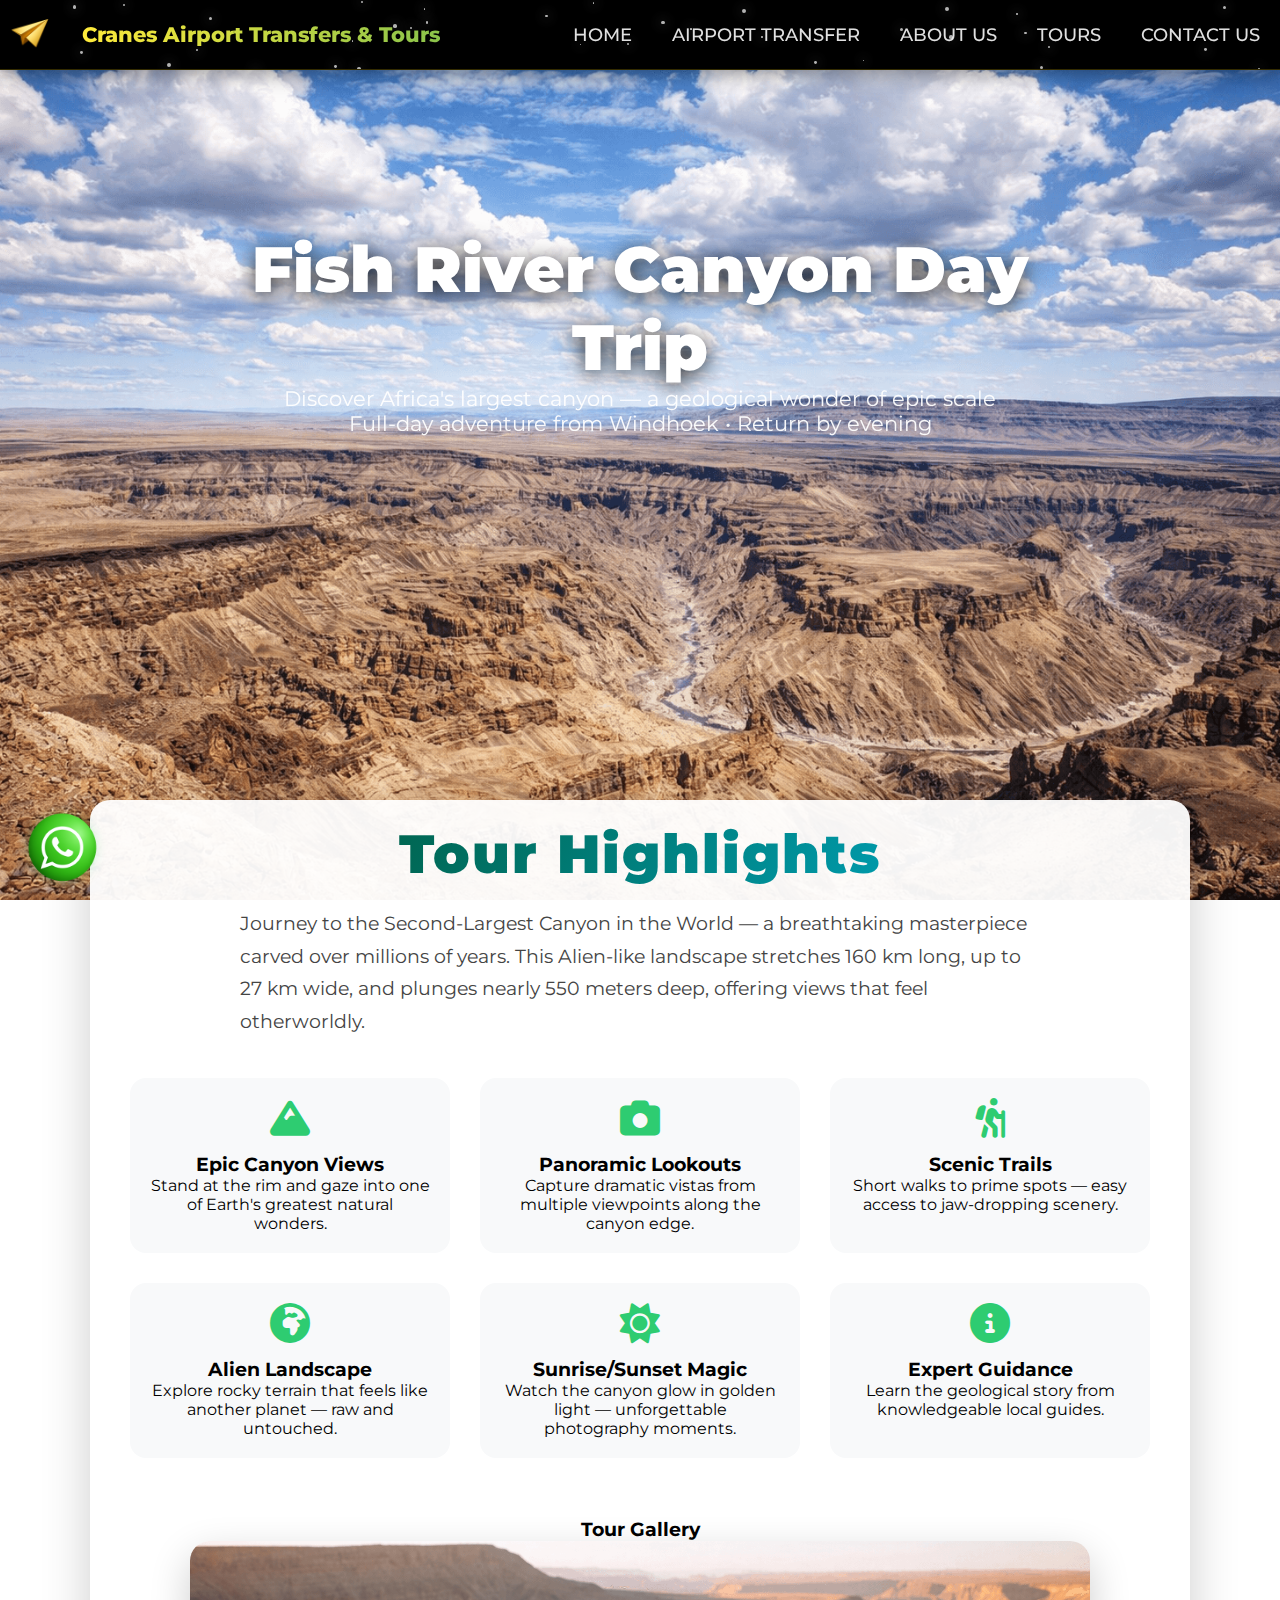
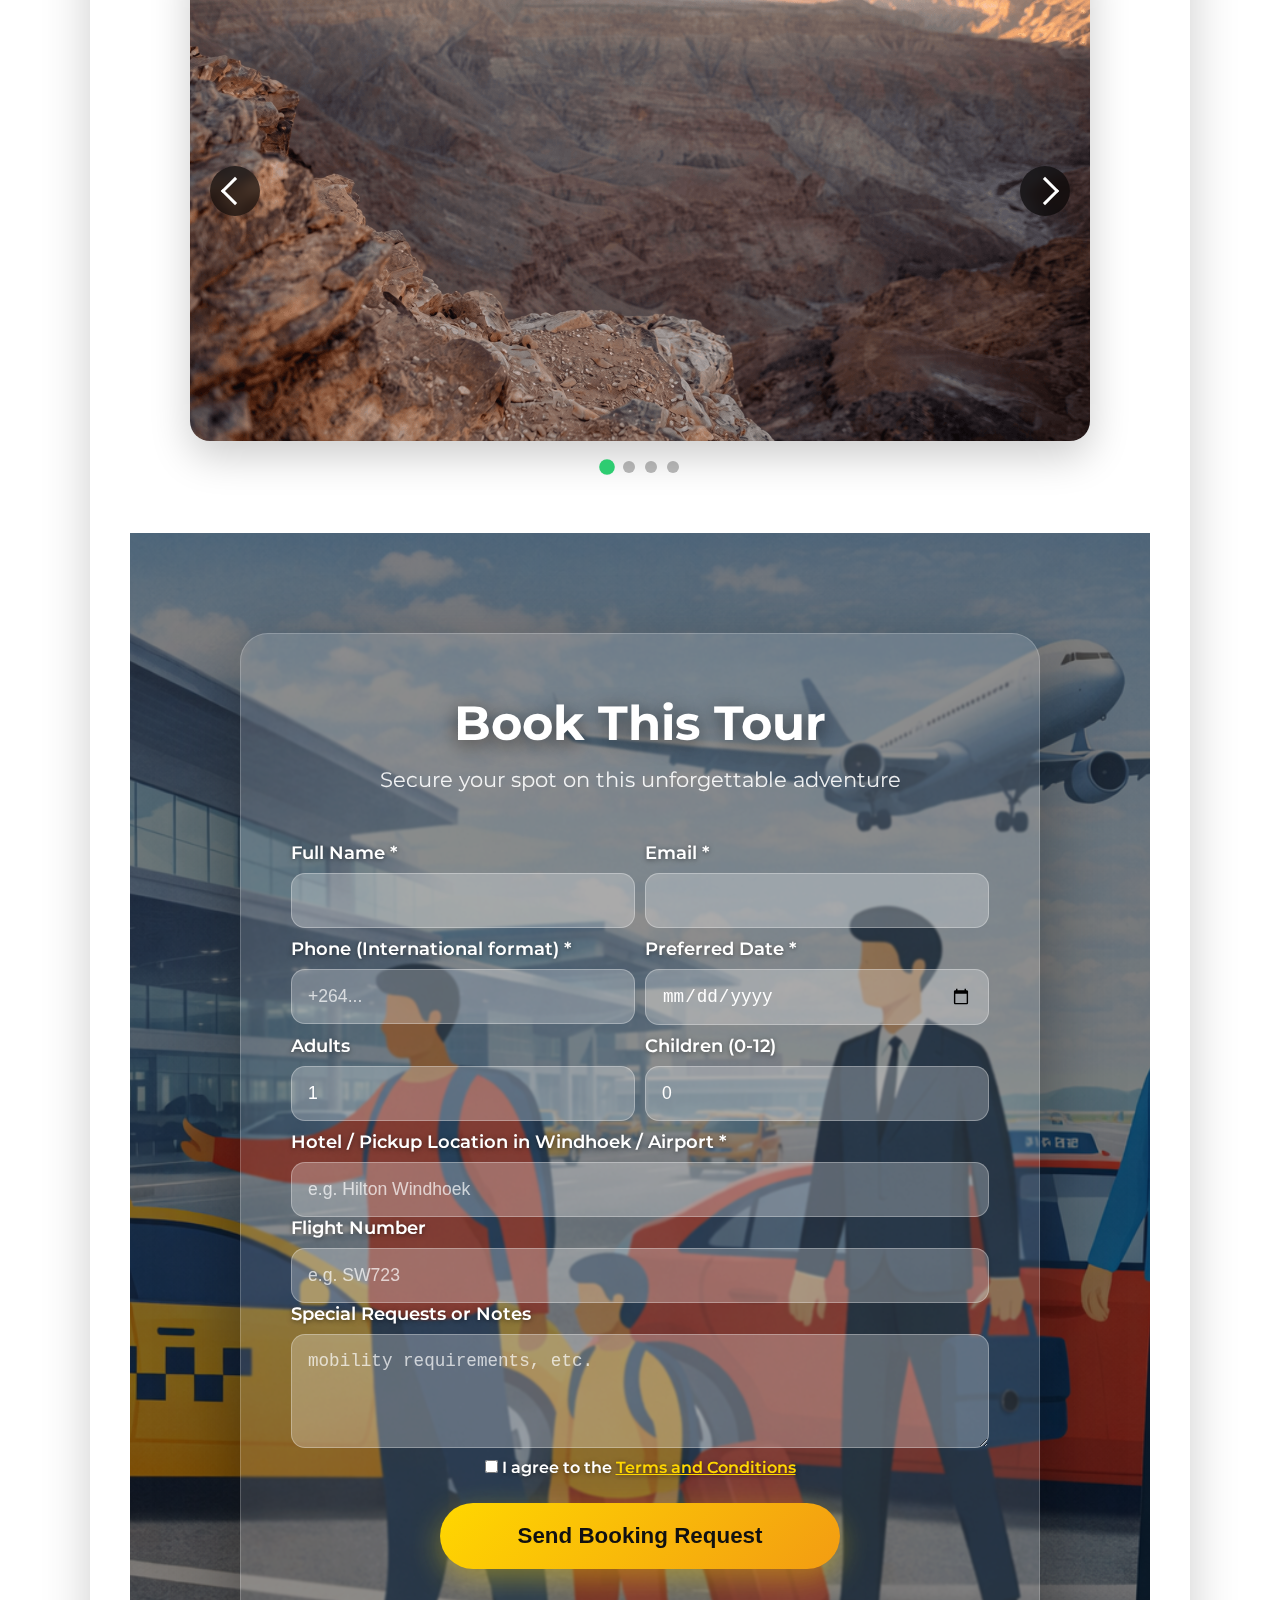
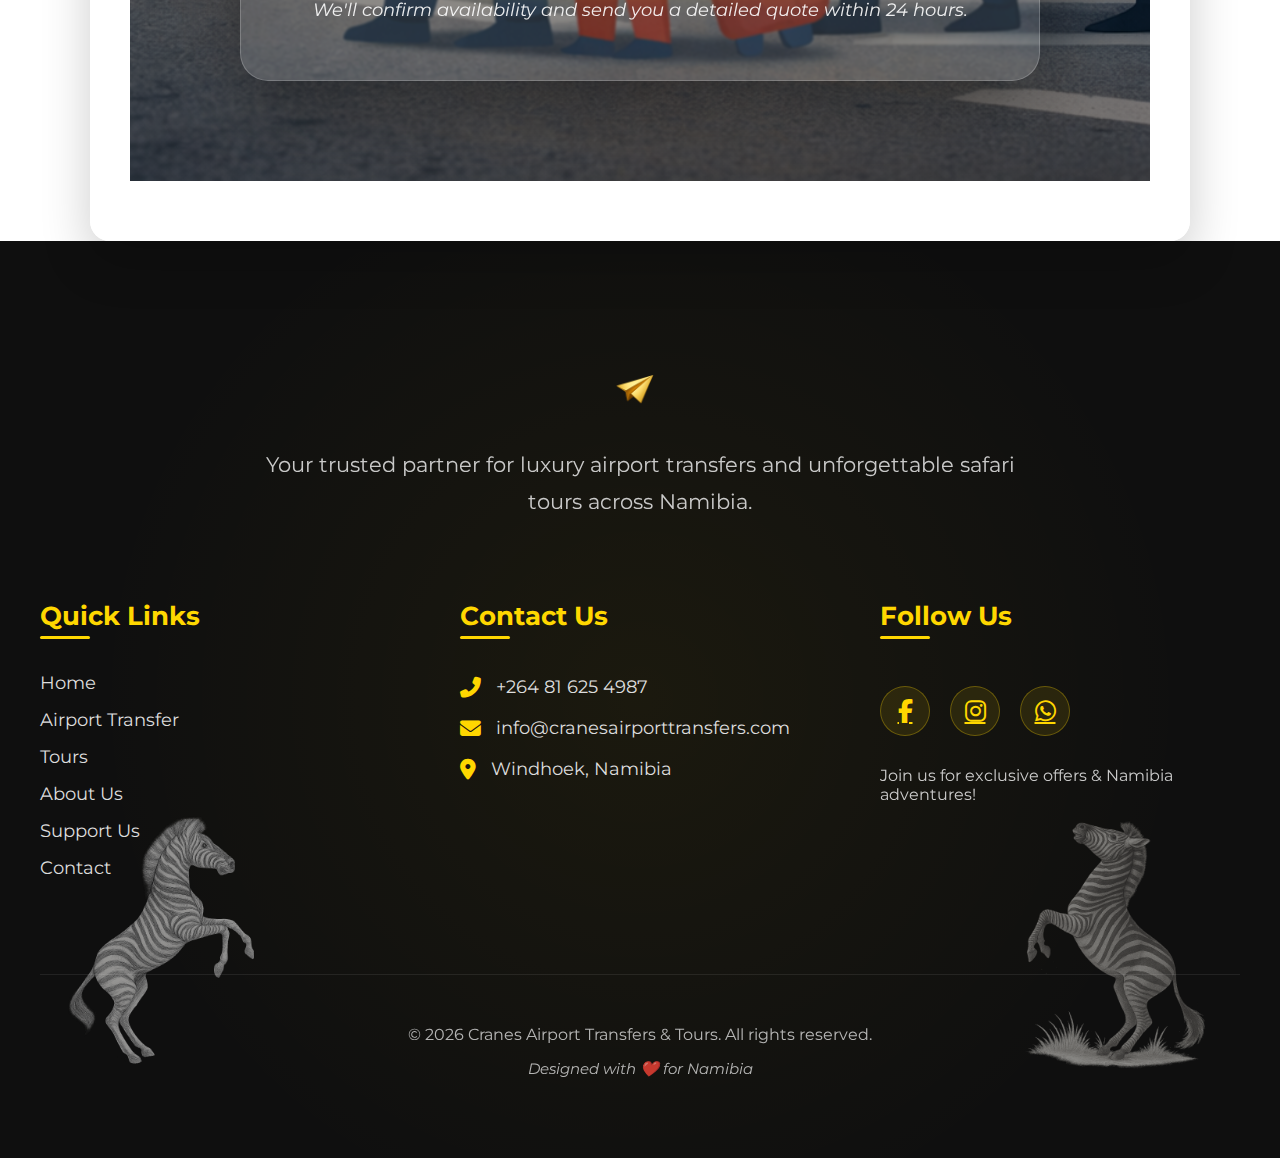
<file: tour-fishriver.html>
<!DOCTYPE html>
<html lang="en">
<head>
  <meta charset="UTF-8" />
  <meta name="viewport" content="width=device-width, initial-scale=1.0"/>
  <!-- PAGE TITLE & DESCRIPTION (SEO) -->
  <title>Fish River Canyon Tour | Luxury Transfers & Safari Tours in Namibia</title>
  <meta name="description" content="Fish River Canyon The Second-Largest Canyon in the World an unforgettable guided tour in Namibia. Safe, punctual, luxury service. Book now!">

   <!-- Google tag (gtag.js) -->
  <script async src="https://www.googletagmanager.com/gtag/js?id=G-F4G0K9MRXT"></script>
  <script>
  window.dataLayer = window.dataLayer || [];
  function gtag(){dataLayer.push(arguments);}
  gtag('js', new Date());

  gtag('config', 'G-F4G0K9MRXT');
  </script>


  <!-- Open Graph (Facebook/WhatsApp share) -->
  <meta property="og:title" content="Cranes Airport Transfers & Tours | Namibia">
  <meta property="og:description" content="Luxury airport transfers and safari tours across Namibia. Safe, punctual, unforgettable.">
  <meta property="og:image" content="https://www.cranesairporttransfers.com/images/big5clean.png">
  <meta property="og:url" content="https://www.cranesairporttransfers.com">
  <meta property="og:type" content="website">

  <meta name="robots" content="index, follow">
  <meta name="author" content="Cranes Airport Transfers & Tours">

  <!-- Canonical (prevent duplicate issues) -->
  <link rel="canonical" href="https://www.cranesairporttransfers.com">


  <!-- FAVICONS & PWA MANIFEST -->
  <link rel="manifest" href="/site.webmanifest">
  <link rel="icon" href="/images/favicon.ico" type="image/x-icon">
  <link rel="shortcut icon" href="/images/favicon.ico" type="image/x-icon">
  <link rel="apple-touch-icon" sizes="180x180" href="/images/apple-touch-icon.png">
  <link rel="icon" type="image/png" sizes="32x32" href="/images/favicon-32x32.png">
  <link rel="icon" type="image/png" sizes="16x16" href="/images/favicon-16x16.png">

  <!-- GOOGLE FONTS — COMBINED (FASTER) -->
  <link href="https://fonts.googleapis.com/css2?family=Inter:wght@300;400;600;700&family=Montserrat:wght@400;600;700&family=Ubuntu:wght@300;400;500;700&family=Open+Sans:wght@300;400;600;700&display=swap" rel="stylesheet">

  <!-- FONT AWESOME -->
  <link rel="stylesheet" href="https://cdnjs.cloudflare.com/ajax/libs/font-awesome/6.5.0/css/all.min.css" integrity="sha512-..." crossorigin="anonymous" referrerpolicy="no-referrer" />

  <!-- YOUR STYLES -->
  <link rel="stylesheet" href="style.css">

  <script type="application/ld+json">
{
  "@context": "https://schema.org",
  "@type": "TouristTrip",
  "name": "Fish River Canyon Day Trip",
  "description": "Visit the second largest canyon in the world",
  "url": "https://www.cranesairporttransfers.com/tour-fishriver.html",
  "image": "https://www.cranesairporttransfers.com/images/FishRiverCanyon.jpg",
  "itinerary": {
    "@type": "ItemList",
    "itemListElement": [
      {"@type": "TouristAttraction", "name": "Explore the world's second largest canyon "}
 
    ]
  },
  "offers": {
    "@type": "Offer",
    "priceCurrency": "NAD",
    "availability": "https://schema.org/InStock"
  }
}
</script>

<script type="application/ld+json">
{
  "@context": "https://schema.org",
  "@type": "TravelAgency",
  "name": "Cranes Airport Transfers & Tours",
  "description": "Luxury airport transfers and guided safari tours in Namibia",
  "url": "https://www.cranesairporttransfers.com",
  "logo": "https://www.cranesairporttransfers.com/images/logo.png",
  "address": {
    "@type": "PostalAddress",
    "addressLocality": "Windhoek",
    "addressCountry": "NA"
  },
  "telephone": "+264816254987",
  "email": "info@cranesairporttransfers.com"
}
</script>
  
</head>
<body>

<header class="navbar-wrapper">
  <!-- FLOATING DOTS BACKGROUND -->
  <div class="floating-dots-container"></div>

  <nav class="navbar">
    <!-- LOGO — CLICKABLE HOME -->
    <a href="index.html" class="logo">
      <img src="images/logocrane.png" alt="Cranes Airport Transfers Logo" class="rotating-logo"  loading="lazy">
      <span class="Gtitle">Cranes Airport Transfers & Tours</span>
    </a>



    <!-- DESKTOP MENU -->
    <ul class="navbar-menu desktop-menu">
        <li><a href="index.html">HOME</a></li>
        <li><a href="airport-transfer.html">AIRPORT TRANSFER</a></li>
        <li><a href="aboutus.html">ABOUT US</a></li>
        <li><a href="tours.html">TOURS</a></li>
        <li><a href="contact.html">CONTACT US</a></li>
    </ul>

    <!-- HAMBURGER -->
    <button class="hamburger" aria-label="Toggle menu">
      <span class="bar"></span>
      <span class="bar"></span>
      <span class="bar"></span>
    </button>

    <!-- MOBILE MENU (hidden by default) -->
     <ul class="navbar-menu mobile-menu">
        <li><a href="index.html">HOME</a></li>
        <li><a href="airport-transfer.html">AIRPORT TRANSFER</a></li>
        <li><a href="aboutus.html">ABOUT US</a></li>
        <li><a href="tours.html">TOURS</a></li>
        <li><a href="contact.html">CONTACT US</a></li>
      </ul>
  </nav>
</header>

  <!-- HERO WITH FULL BACKGROUND -->
  <section class="tour-detail-hero">
    <div class="tour-riverc"></div>
    <div class="tour-detail-content">
      <h1 class="tour-detail-title">Fish River Canyon Day Trip</h1>
      <p style="font-size:1.3rem; opacity:0.95;">
        Discover Africa's largest canyon — a geological wonder of epic scale<br>
        Full-day adventure from Windhoek • Return by evening
      </p>
    </div>
  </section>

  <!-- TOUR DETAILS -->
  <section class="tour-itinerary">
    <div class="container">
            <!-- GLITCH HEADING -->
      <div class="glitch-heading-wrapper">
      <h2 class="glitch-heading gradient-glitch" data-text="Tour Highlights">
      Tour Highlights
      </h2>
      </div>
      <p style="font-size:1.2rem; max-width:800px; margin:20px auto; line-height:1.7; color:#444;">
        Journey to the Second-Largest Canyon in the World — a breathtaking masterpiece carved over millions of years. 
        This Alien-like landscape stretches 160 km long, up to 27 km wide, and plunges nearly 550 meters deep, offering views that feel otherworldly.
      </p>

      <div class="highlights-grid">
        <div class="highlight-card">
          <i class="fas fa-mountain"></i>
          <h3>Epic Canyon Views</h3>
          <p>Stand at the rim and gaze into one of Earth's greatest natural wonders.</p>
        </div>
        <div class="highlight-card">
          <i class="fas fa-camera"></i>
          <h3>Panoramic Lookouts</h3>
          <p>Capture dramatic vistas from multiple viewpoints along the canyon edge.</p>
        </div>
        <div class="highlight-card">
          <i class="fas fa-hiking"></i>
          <h3>Scenic Trails</h3>
          <p>Short walks to prime spots — easy access to jaw-dropping scenery.</p>
        </div>
        <div class="highlight-card">
          <i class="fas fa-globe-africa"></i>
          <h3>Alien Landscape</h3>
          <p>Explore rocky terrain that feels like another planet — raw and untouched.</p>
        </div>
        <div class="highlight-card">
          <i class="fas fa-sun"></i>
          <h3>Sunrise/Sunset Magic</h3>
          <p>Watch the canyon glow in golden light — unforgettable photography moments.</p>
        </div>
        <div class="highlight-card">
          <i class="fas fa-info-circle"></i>
          <h3>Expert Guidance</h3>
          <p>Learn the geological story from knowledgeable local guides.</p>
        </div>
      </div>

      <!-- AUTO-SLIDING GALLERY -->
      <div class="gallery-slider">
        <h3>Tour Gallery</h3>
        <div class="gallery-wrapper">
          <!-- LEFT ARROW -->
          <button class="gallery-arrow left-arrow" aria-label="Previous image">
            <span class="arrow-icon"></span>
          </button>

          <div class="gallery-images">
            <img src="images/FishRiverC.png" alt="Aerial View of Fish River Canyon" loading="lazy">
            <img src="images/canyon.png" alt="Sunset over Fish River Canyon" loading="lazy">
            <img src="images/riverwater.jpg" alt="Hiking Trail at Fish River Canyon" loading="lazy">
            <img src="images/FishRiverCanyon.jpg" alt="Rocky Alien Landscape" loading="lazy">
            <!-- Duplicate first for seamless loop -->
            <img src="images/FishRiverC.png" alt="Aerial View of Fish River Canyon" loading="lazy">
          </div>

          <!-- RIGHT ARROW -->
          <button class="gallery-arrow right-arrow" aria-label="Next image">
            <span class="arrow-icon"></span>
          </button>
        </div>
        <div class="gallery-dots"></div>
      </div>



      <section class="tour-booking-section">
  <div class="tour-booking-bg"></div>  <!-- For your background image later -->
  <div class="tour-booking-overlay"></div>

  <div class="container">
    <div class="tour-booking-form">
      <h2>Book This Tour</h2>
      <p class="booking-subtitle">Secure your spot on this unforgettable adventure</p>

      <form action= "https://formspree.io/f/xykypdgq"
      method="POST"
      id="tourBookingForm" class="booking-form">

        <div class="form-row">
          <div class="form-group">
            <label for="tour-name">Full Name *</label>
            <input type="text" name="full_name" id="tour-name" required>
          </div>
          <div class="form-group">
            <label for="tour-email">Email *</label>
            <input type="email" name="email" id="tour-email" required>
          </div>
        </div>

        <div class="form-row">
          <div class="form-group">
            <label for="tour-phone">Phone (International format) *</label>
            <input type="tel" name="phone" id="tour-phone" placeholder="+264..." required>
          </div>
          <div class="form-group">
            <label for="tour-date">Preferred Date *</label>
            <input type="date" name="date" id="tour-date" required>
          </div>
        </div>

        <div class="form-row">
          <div class="form-group">
            <label for="tour-adults">Adults</label>
            <input type="number" name="adults" id="tour-adults" min="1" value="1" required>
          </div>
          <div class="form-group">
            <label for="tour-children">Children (0-12)</label>
            <input type="number" name="children" id="tour-children" min="0" value="0">
          </div>
        </div>

        <div class="form-group">
          <label for="tour-hotel">Hotel / Pickup Location in Windhoek / Airport *</label>
          <input type="text" name="pickup_location" id="tour-hotel" placeholder="e.g. Hilton Windhoek" required>
        </div>

      <div class="form-group">
      <label for="flight">Flight Number</label>
      <input type="text" name="flight_number" id="flight" placeholder="e.g. SW723">
      </div>

        <div class="form-group">
          <label for="tour-notes">Special Requests or Notes</label>
          <textarea name="special_requests" id="tour-notes" rows="4" placeholder="mobility requirements, etc."></textarea>
        </div>

        <label class="terms-checkbox">
          <input type="checkbox" name="terms_agreed" id="tour-terms" required>
          I agree to the <a href="terms.html" target="_blank">Terms and Conditions</a>
        </label>

        <!-- Hidden field to identify the tour -->
        <input type="hidden" name="_subject" value="New Tour Booking Request - FishRiver">
        <input type="hidden" name="tour_name" value="FishRiver Tour">

        <button type="submit" class="booking-submit-btn">Send Booking Request</button>
      </form>

      <p class="booking-note">
        We'll confirm availability and send you a detailed quote within 24 hours.
      </p>
    </div>
  </div>
</section>


    </div>
  </section>

<!-- ====== BEAUTIFUL FOOTER ====== -->
<footer class="site-footer">
  <!-- SUBTLE BACKGROUND PATTERN -->
  <div class="footer-bg"></div>

  <!-- DANCING ZEBRAS -->
  <img src="images/DancingZebraLeft.png" alt="Dancing Zebra Left" class="zebra-left">
  <img src="images/DancingZebraRight.png" alt="Dancing Zebra Right" class="zebra-right">

  <div class="footer-container">
    <!-- COMPANY HEADER — TOP CENTER -->
    <div class="footer-header">
      <div class="footer-logo-wrapper">
        <img src="images/logocrane.png" alt="Cranes Airport Transfers Logo" class="rotating-logo" loading="lazy">
      </div>
      <p class="footer-tagline">
        Your trusted partner for luxury airport transfers and unforgettable safari tours across Namibia.
      </p>
    </div>

    <!-- MAIN GRID — LINKS & SOCIAL -->
    <div class="footer-main-grid">
      <!-- QUICK LINKS -->
      <div class="footer-section links-section">
        <h4>Quick Links</h4>
        <ul class="footer-links">
          <li><a href="index.html">Home</a></li>
          <li><a href="airport-transfer.html">Airport Transfer</a></li>
          <li><a href="tours.html">Tours</a></li>
          <li><a href="aboutus.html">About Us</a></li>
          <li><a href="donation.html">Support Us</a></li>
          <li><a href="contact.html">Contact</a></li>
        </ul>
      </div>

      <!-- CONTACT INFO -->
      <div class="footer-section contact-section">
        <h4>Contact Us</h4>
        <div class="contact-item">
          <i class="fas fa-phone-alt"></i>
          <a href="tel:+264816254987">+264 81 625 4987</a>
        </div>
        <div class="contact-item">
          <i class="fas fa-envelope"></i>
          <a href="mailto:info@cranesairporttransfers.com">info@cranesairporttransfers.com</a>
        </div>
        <div class="contact-item">
          <i class="fas fa-map-marker-alt"></i>
          <span>Windhoek, Namibia</span>
        </div>
      </div>

      <!-- SOCIAL -->
      <div class="footer-section social-section">
        <h4>Follow Us</h4>
        <div class="social-icons">
          <a href="https://www.facebook.com/cranesairporttransfers" target="_blank" class="social-icon facebook">
            <i class="fab fa-facebook-f"></i>
          </a>
          <a href="https://instagram.com/cranes_airport_transfers" target="_blank" class="social-icon instagram">
            <i class="fab fa-instagram"></i>
          </a>
          <a href="https://wa.me/264816254987" target="_blank" class="social-icon whatsapp">
            <i class="fab fa-whatsapp"></i>
          </a>
        </div>
        <p class="social-text">Join us for exclusive offers & Namibia adventures!</p>
      </div>
    </div>

    <!-- COPYRIGHT -->
    <div class="footer-bottom">
      <p>&copy; <span id="year"></span> Cranes Airport Transfers & Tours. All rights reserved.</p>
      <p class="credits">Designed with ❤️ for Namibia</p>
    </div>
  </div>
</footer>


<!-- WHATSAPP STICKY BUTTON -->
<a href="https://wa.me/264816254987?text=Hey%20there%21%20%F0%9F%91%8B%0AI'd%20like%20to%20make%20an%20airport%20transfer%20booking%20on%20__________%202026.%0ACan%20you%20help%20me%20with%20availability%20and%20pricing%3F" class="whatsapp-btn">
  <img src="images/WhatsApp.png" alt="WhatsApp" class="whatsapp-icon">
</a>



<script>
document.addEventListener('DOMContentLoaded', () => {
  const hamburger = document.querySelector('.hamburger');
  const mobileMenu = document.querySelector('.mobile-menu');

  hamburger.addEventListener('click', (e) => {
    e.stopPropagation();
    hamburger.classList.toggle('active');
    mobileMenu.classList.toggle('active');
    document.body.classList.toggle('menu-open');
  });

  // Close on link click
  document.querySelectorAll('.mobile-menu a').forEach(link => {
    link.addEventListener('click', () => {
      hamburger.classList.remove('active');
      mobileMenu.classList.remove('active');
      document.body.classList.remove('menu-open');
    });
  });

  // Close on outside click
  document.addEventListener('click', (e) => {
    if (!hamburger.contains(e.target) && !mobileMenu.contains(e.target)) {
      hamburger.classList.remove('active');
      mobileMenu.classList.remove('active');
      document.body.classList.remove('menu-open');
    }
  });

  // Prevent swipe from opening menu
  let touchStartX = 0;
  document.addEventListener('touchstart', (e) => {
    if (!hamburger.contains(e.target) && !mobileMenu.contains(e.target)) {
      touchStartX = e.touches[0].clientX;
    }
  }, { passive: true });

  document.addEventListener('touchmove', (e) => {
    if (touchStartX && !mobileMenu.classList.contains('active')) {
      const diff = touchStartX - e.touches[0].clientX;
      if (Math.abs(diff) > 30) {
        e.preventDefault(); // Stop swipe interference
      }
    }
  }, { passive: false });
});
</script>

<script>
document.addEventListener('DOMContentLoaded', () => {
  const container = document.querySelector('.floating-dots-container');
  if (!container) return;

  const DOT_COUNT = 35;  // ← adjust for density

  for (let i = 0; i < DOT_COUNT; i++) {
    const dot = document.createElement('div');
    dot.className = 'floating-dot';

    // Random size: 1–4px
    const size = 1 + Math.random() * 3;
    dot.style.width = size + 'px';
    dot.style.height = size + 'px';

    // Random starting position inside navbar
    dot.style.left = Math.random() * 100 + '%';
    dot.style.top = Math.random() * 100 + '%';

    // Random drift distance & scale
    const dx = (Math.random() - 0.5) * 300;   // -150 to +150px horizontal
    const dy = (Math.random() - 0.5) * 200;   // -100 to +100px vertical
    const scale = 0.8 + Math.random() * 0.6;  // 0.8–1.4

    dot.style.setProperty('--dx', dx + 'px');
    dot.style.setProperty('--dy', dy + 'px');
    dot.style.setProperty('--scale', scale);

    // Random duration: 15–35 seconds for slow, dreamy float
    const duration = 15 + Math.random() * 20;
    dot.style.animationDuration = duration + 's';

    // Random delay for staggered start
    dot.style.animationDelay = Math.random() * 5 + 's';

    container.appendChild(dot);
  }
});
</script>

 <script>
document.addEventListener('DOMContentLoaded', () => {
  const wrapper = document.querySelector('.gallery-wrapper');
  const images = document.querySelector('.gallery-images');
  const imgs = images.querySelectorAll('img');
  const total = imgs.length - 1; // -1 for duplicated first image
  let current = 0;
  const intervalTime = 4000;

  // Dots
  const dotsContainer = document.querySelector('.gallery-dots');
  for (let i = 0; i < total; i++) {
    const dot = document.createElement('span');
    dot.addEventListener('click', () => goToSlide(i));
    dotsContainer.appendChild(dot);
  }
  const dots = dotsContainer.querySelectorAll('span');
  dots[0].classList.add('active');

  function updateDots() {
    dots.forEach((dot, i) => dot.classList.toggle('active', i === current));
  }

  function goToSlide(n) {
    current = n;
    images.style.transform = `translateX(-${current * 100}%)`;
    updateDots();
  }

  function nextSlide() {
    current++;
    if (current >= total) {
      images.style.transition = 'none';
      current = 0;
      images.style.transform = 'translateX(0%)';
      void images.offsetWidth;
      images.style.transition = 'transform 0.6s cubic-bezier(0.25, 0.8, 0.25, 1)';
    }
    images.style.transform = `translateX(-${current * 100}%)`;
    updateDots();
  }

  function prevSlide() {
    current--;
    if (current < 0) {
      images.style.transition = 'none';
      current = total - 1;
      images.style.transform = `translateX(-${(total - 1) * 100}%)`;
      void images.offsetWidth;
      images.style.transition = 'transform 0.6s cubic-bezier(0.25, 0.8, 0.25, 1)';
    }
    images.style.transform = `translateX(-${current * 100}%)`;
    updateDots();
  }

  // Arrow buttons
  document.querySelector('.gallery-arrow.left-arrow').addEventListener('click', prevSlide);
  document.querySelector('.gallery-arrow.right-arrow').addEventListener('click', nextSlide);

  // Auto play
  let autoSlide = setInterval(nextSlide, intervalTime);

  // Pause on hover
  wrapper.addEventListener('mouseenter', () => clearInterval(autoSlide));
  wrapper.addEventListener('mouseleave', () => autoSlide = setInterval(nextSlide, intervalTime));

  // Initial
  updateDots();
});
</script>

  <script>
    document.getElementById('year').textContent = new Date().getFullYear();
  </script>
</body>
</html>
</file>
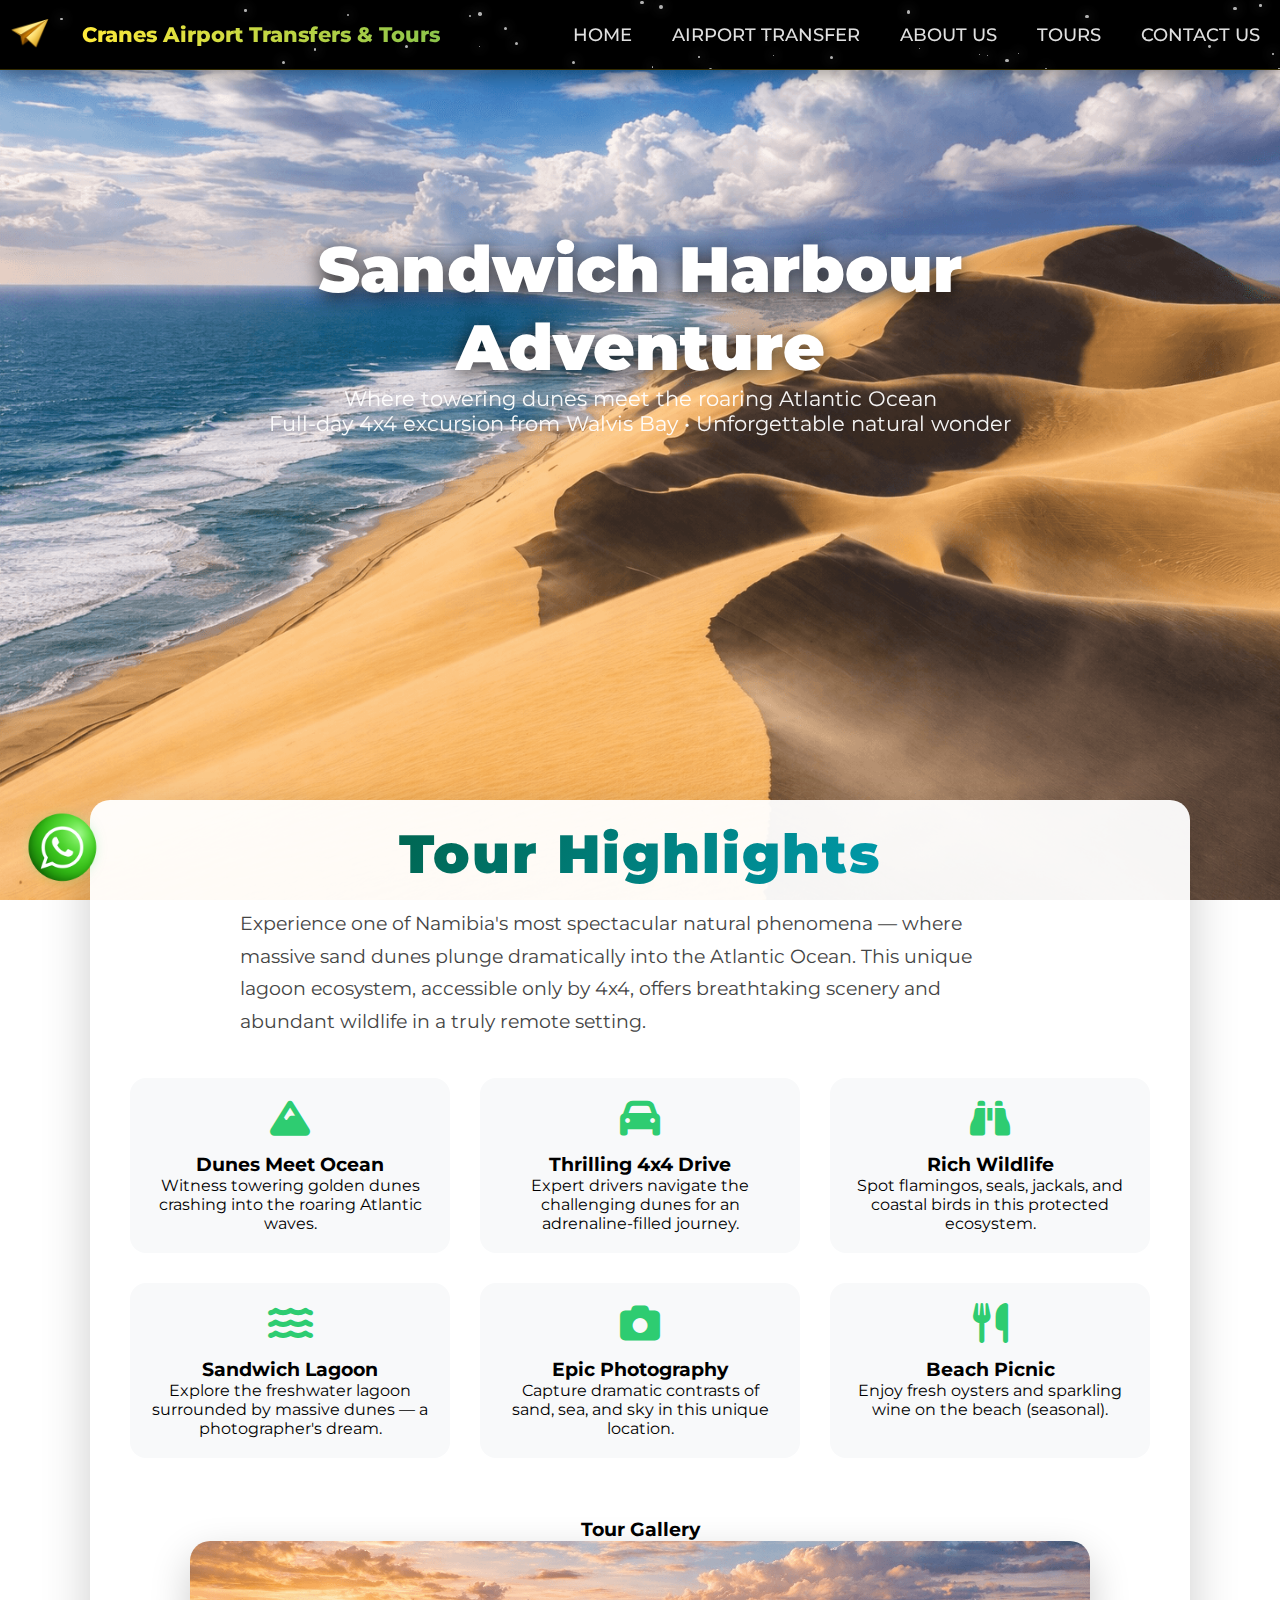
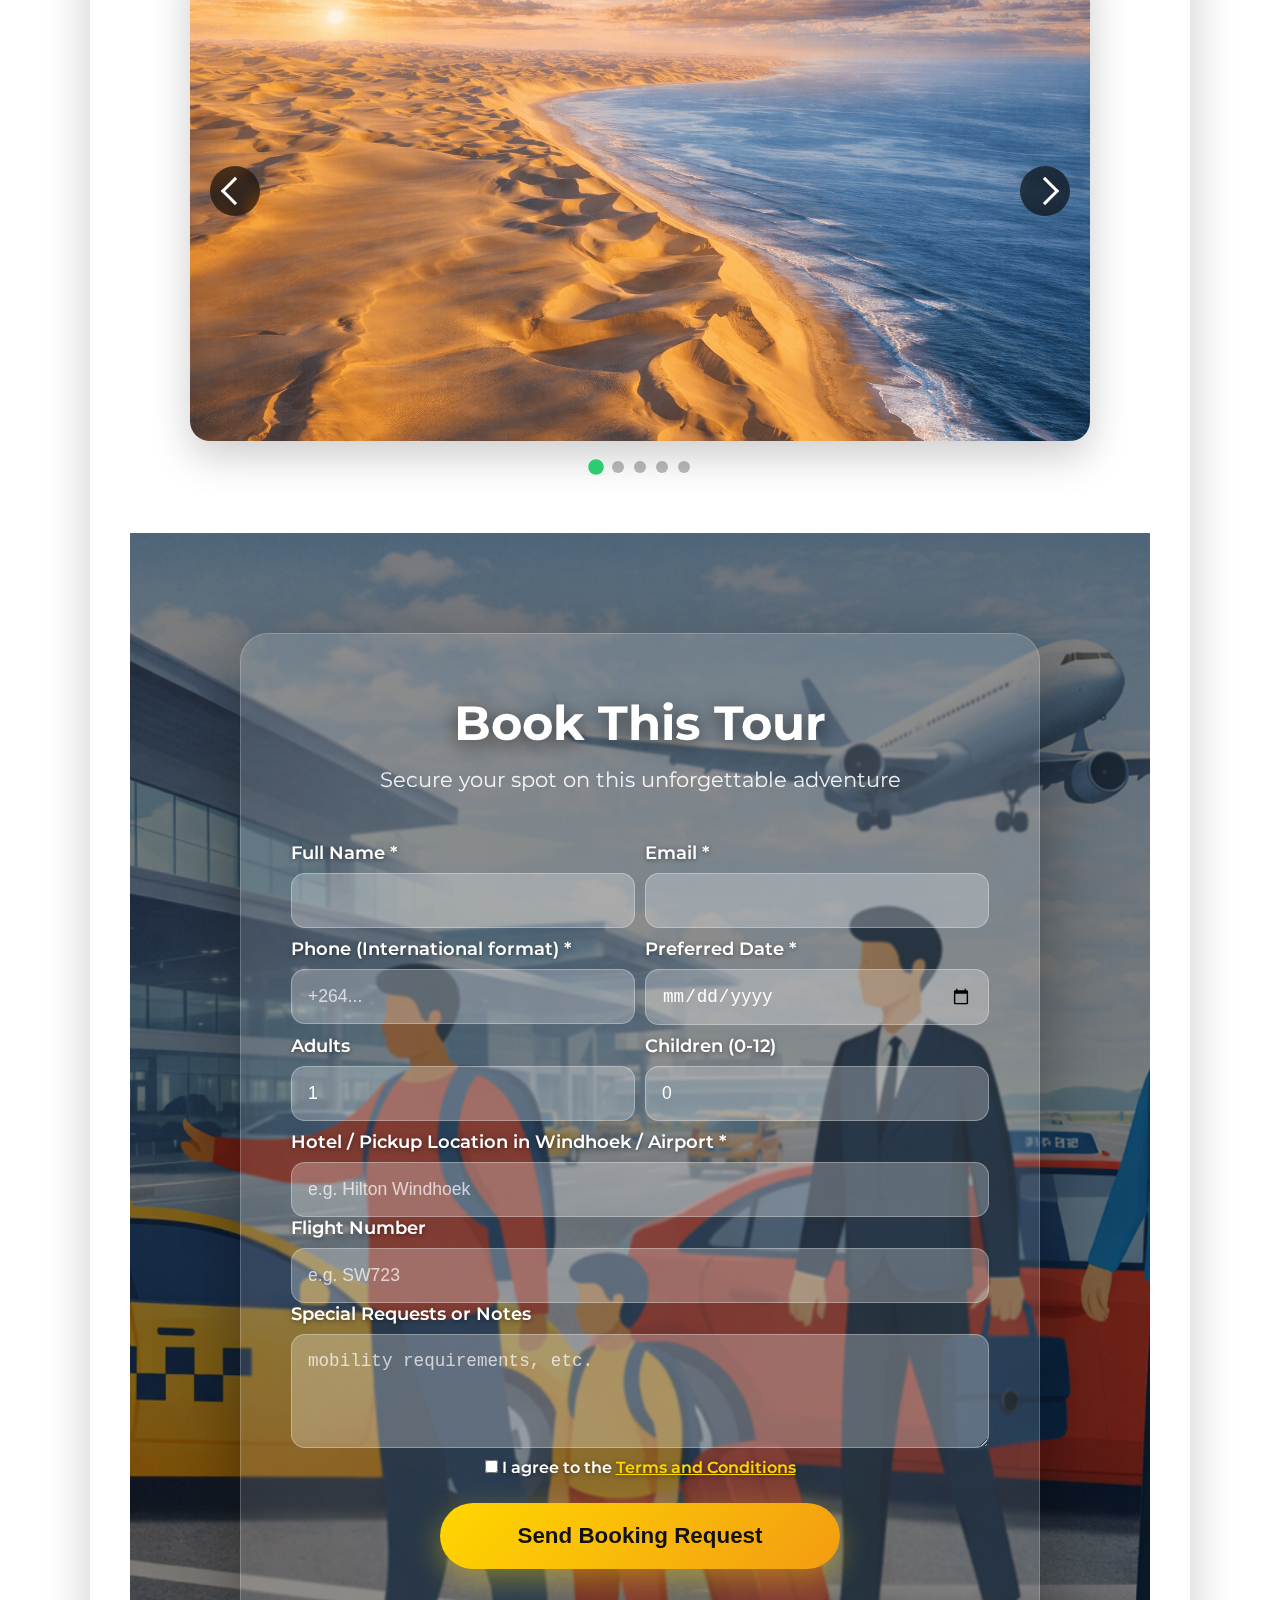
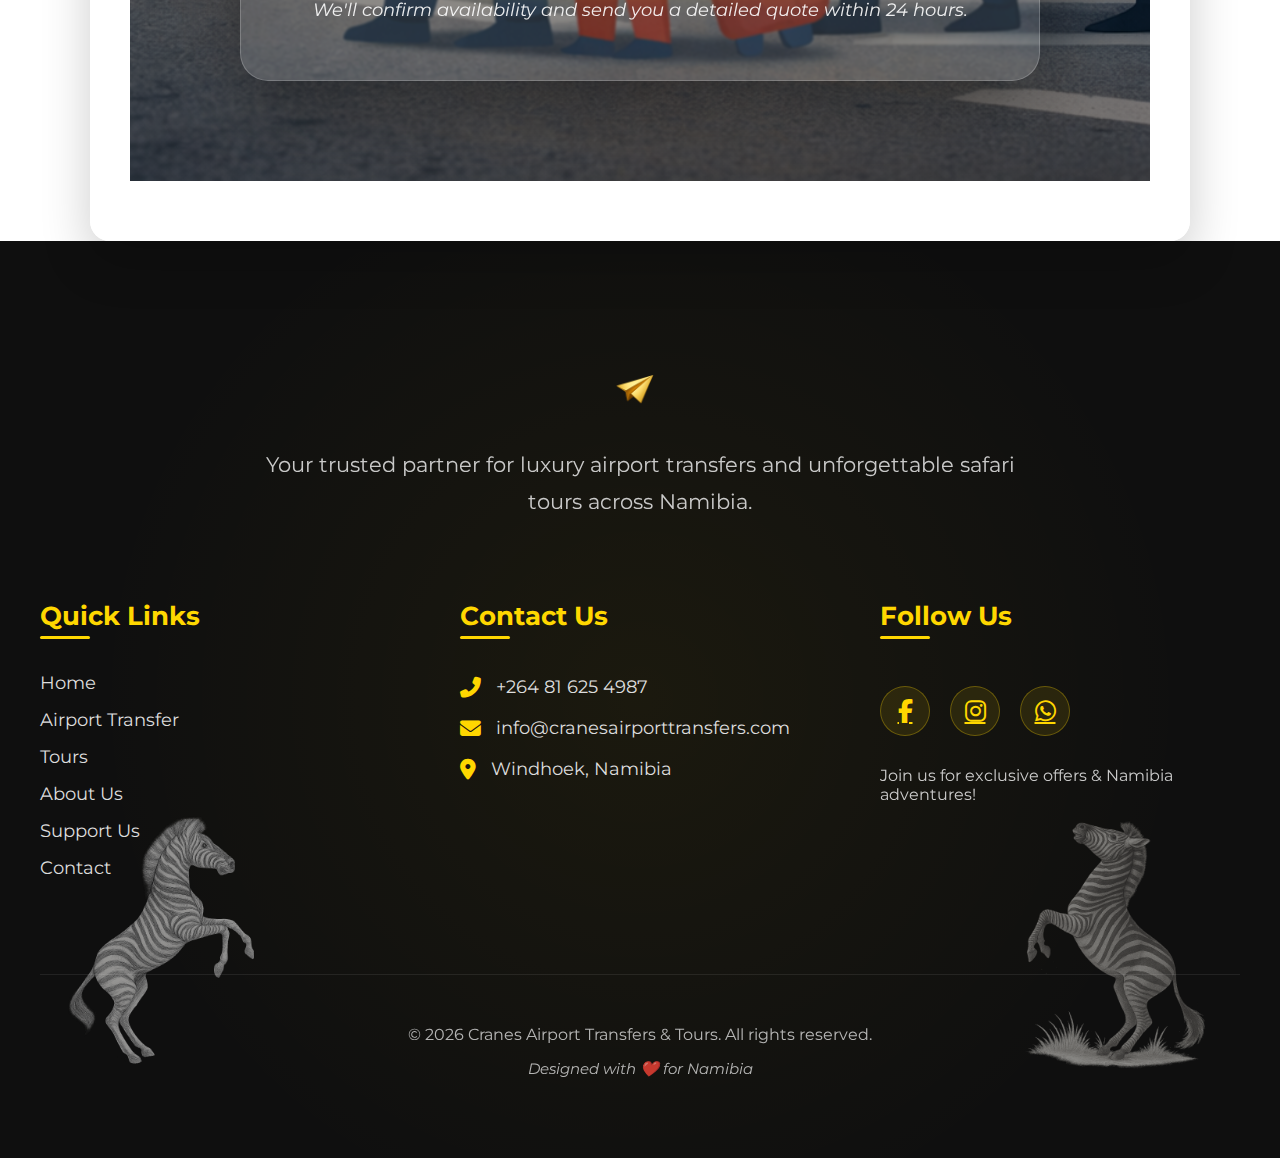
<file: tour-sandwichharbour.html>
<!DOCTYPE html>
<html lang="en">
<head>
  <meta charset="UTF-8" />
  <meta name="viewport" content="width=device-width, initial-scale=1.0"/>
  <!-- PAGE TITLE & DESCRIPTION (SEO) -->
  <title>SandWichHarbour Tour | Luxury Transfers & Safari Tours in Namibia</title>
  <meta name="description" content="SandWich Harbour has the Ocean and the Desert meet in harmony a unforgettable guided tour in Namibia. Safe, punctual, luxury service. Book now!">


   <!-- Google tag (gtag.js) -->
  <script async src="https://www.googletagmanager.com/gtag/js?id=G-F4G0K9MRXT"></script>
  <script>
  window.dataLayer = window.dataLayer || [];
  function gtag(){dataLayer.push(arguments);}
  gtag('js', new Date());

  gtag('config', 'G-F4G0K9MRXT');
  </script>

  <!-- Open Graph (Facebook/WhatsApp share) -->
  <meta property="og:title" content="Cranes Airport Transfers & Tours | Namibia">
  <meta property="og:description" content="Luxury airport transfers and safari tours across Namibia. Safe, punctual, unforgettable.">
  <meta property="og:image" content="https://www.cranesairporttransfers.com/images/big5clean.png">
  <meta property="og:url" content="https://www.cranesairporttransfers.com">
  <meta property="og:type" content="website">

  <meta name="robots" content="index, follow">
  <meta name="author" content="Cranes Airport Transfers & Tours">

  <!-- Canonical (prevent duplicate issues) -->
  <link rel="canonical" href="https://cranesairporttransfers.com">


  <!-- FAVICONS & PWA MANIFEST -->
  <link rel="manifest" href="/site.webmanifest">
  <link rel="icon" href="/images/favicon.ico" type="image/x-icon">
  <link rel="shortcut icon" href="/images/favicon.ico" type="image/x-icon">
  <link rel="apple-touch-icon" sizes="180x180" href="/images/apple-touch-icon.png">
  <link rel="icon" type="image/png" sizes="32x32" href="/images/favicon-32x32.png">
  <link rel="icon" type="image/png" sizes="16x16" href="/images/favicon-16x16.png">

  <!-- GOOGLE FONTS — COMBINED (FASTER) -->
  <link href="https://fonts.googleapis.com/css2?family=Inter:wght@300;400;600;700&family=Montserrat:wght@400;600;700&family=Ubuntu:wght@300;400;500;700&family=Open+Sans:wght@300;400;600;700&display=swap" rel="stylesheet">

  <!-- FONT AWESOME -->
  <link rel="stylesheet" href="https://cdnjs.cloudflare.com/ajax/libs/font-awesome/6.5.0/css/all.min.css" integrity="sha512-..." crossorigin="anonymous" referrerpolicy="no-referrer" />

  <!-- YOUR STYLES -->
  <link rel="stylesheet" href="style.css">

  <script type="application/ld+json">
{
  "@context": "https://schema.org",
  "@type": "TouristTrip",
  "name": "Sandwich Harbour Adventure",
  "description": "Where desert meets ocean — dunes, seals, and flamingos",
  "url": "https://www.cranesairporttransfers.com/tour-sandwichharbour.html",
  "image": "https://www.cranesairporttransfers.com/images/OceanAndSea.jpg",
  "itinerary": {
    "@type": "ItemList",
    "itemListElement": [
      {"@type": "TouristAttraction", "name": "Desert Meets the Ocean"},
      {"@type": "TouristAttraction", "name": "Desert anmials & Ocean life "},
      {"@type": "TouristAttraction", "name": "4 by 4 experiece in the desert"}
    ]
  },
  "offers": {
    "@type": "Offer",
    "priceCurrency": "NAD",
    "availability": "https://schema.org/InStock"
  }
}
</script>

<script type="application/ld+json">
{
  "@context": "https://schema.org",
  "@type": "TravelAgency",
  "name": "Cranes Airport Transfers & Tours",
  "description": "Luxury airport transfers and guided safari tours in Namibia",
  "url": "https://www.cranesairporttransfers.com",
  "logo": "https://www.cranesairporttransfers.com/images/logo.png",
  "address": {
    "@type": "PostalAddress",
    "addressLocality": "Windhoek",
    "addressCountry": "NA"
  },
  "telephone": "+264816254987",
  "email": "info@cranesairporttransfers.com"
}
</script>
  
</head>
<body>

<header class="navbar-wrapper">
  <!-- FLOATING DOTS BACKGROUND -->
  <div class="floating-dots-container"></div>

  <nav class="navbar">
    <!-- LOGO — CLICKABLE HOME -->
    <a href="index.html" class="logo">
      <img src="images/logocrane.png" alt="Cranes Airport Transfers Logo" class="rotating-logo">
      <span class="Gtitle">Cranes Airport Transfers & Tours</span>
    </a>



    <!-- DESKTOP MENU -->
    <ul class="navbar-menu desktop-menu">
        <li><a href="index.html">HOME</a></li>
        <li><a href="airport-transfer.html">AIRPORT TRANSFER</a></li>
        <li><a href="aboutus.html">ABOUT US</a></li>
        <li><a href="tours.html">TOURS</a></li>
        <li><a href="contact.html">CONTACT US</a></li>
    </ul>

    <!-- HAMBURGER -->
    <button class="hamburger" aria-label="Toggle menu">
      <span class="bar"></span>
      <span class="bar"></span>
      <span class="bar"></span>
    </button>

    <!-- MOBILE MENU (hidden by default) -->
     <ul class="navbar-menu mobile-menu">
        <li><a href="index.html">HOME</a></li>
        <li><a href="airport-transfer.html">AIRPORT TRANSFER</a></li>
        <li><a href="aboutus.html">ABOUT US</a></li>
        <li><a href="tours.html">TOURS</a></li>
        <li><a href="contact.html">CONTACT US</a></li>
      </ul>
  </nav>
</header>

  <!-- HERO WITH FULL BACKGROUND -->
  <section class="tour-detail-hero">
    <div class="tour-sandwich"></div>
    <div class="tour-detail-content">
      <h1 class="tour-detail-title">Sandwich Harbour Adventure</h1>
      <p style="font-size:1.3rem; opacity:0.95;">
        Where towering dunes meet the roaring Atlantic Ocean<br>
        Full-day 4x4 excursion from Walvis Bay • Unforgettable natural wonder
      </p>
    </div>
  </section>

  <!-- TOUR DETAILS -->
  <section class="tour-itinerary">
    <div class="container">
            <!-- GLITCH HEADING -->
      <div class="glitch-heading-wrapper">
      <h2 class="glitch-heading gradient-glitch" data-text="Tour Highlights">
      Tour Highlights
      </h2>
      </div>
      <p style="font-size:1.2rem; max-width:800px; margin:20px auto; line-height:1.7; color:#444;">
        Experience one of Namibia's most spectacular natural phenomena — where massive sand dunes plunge dramatically into the Atlantic Ocean. 
        This unique lagoon ecosystem, accessible only by 4x4, offers breathtaking scenery and abundant wildlife in a truly remote setting.
      </p>

      <div class="highlights-grid">
        <div class="highlight-card">
          <i class="fas fa-mountain"></i>
          <h3>Dunes Meet Ocean</h3>
          <p>Witness towering golden dunes crashing into the roaring Atlantic waves.</p>
        </div>
        <div class="highlight-card">
          <i class="fas fa-car"></i>
          <h3>Thrilling 4x4 Drive</h3>
          <p>Expert drivers navigate the challenging dunes for an adrenaline-filled journey.</p>
        </div>
        <div class="highlight-card">
          <i class="fas fa-binoculars"></i>
          <h3>Rich Wildlife</h3>
          <p>Spot flamingos, seals, jackals, and coastal birds in this protected ecosystem.</p>
        </div>
        <div class="highlight-card">
          <i class="fas fa-water"></i>
          <h3>Sandwich Lagoon</h3>
          <p>Explore the freshwater lagoon surrounded by massive dunes — a photographer's dream.</p>
        </div>
        <div class="highlight-card">
          <i class="fas fa-camera"></i>
          <h3>Epic Photography</h3>
          <p>Capture dramatic contrasts of sand, sea, and sky in this unique location.</p>
        </div>
        <div class="highlight-card">
          <i class="fas fa-utensils"></i>
          <h3>Beach Picnic</h3>
          <p>Enjoy fresh oysters and sparkling wine on the beach (seasonal).</p>
        </div>
      </div>

      <!-- AUTO-SLIDING GALLERY -->
      <div class="gallery-slider">
        <h3>Tour Gallery</h3>
        <div class="gallery-wrapper">
          <!-- LEFT ARROW -->
          <button class="gallery-arrow left-arrow" aria-label="Previous image">
            <span class="arrow-icon"></span>
          </button>

          <div class="gallery-images">
            <img src="images/Sandhigh.png" alt="Dunes Meeting Ocean" loading="lazy">
            <img src="images/pinklake.png" alt="Sandwich Harbour Lagoon" loading="lazy">
            <img src="images/SandCar.png" alt="4x4 Dune Driving" loading="lazy">
            <img src="images/TreeSand.jpg" alt="Flamingos in Lagoon" loading="lazy">
            <img src="images/sandfogcar.jpg" alt="Seals on Beach" loading="lazy">
            <img src="images/Sandhigh.png" alt="Sunset at Sandwich Harbour" loading="lazy">
            <!-- Duplicate first for seamless loop -->
            
          </div>

          <!-- RIGHT ARROW -->
          <button class="gallery-arrow right-arrow" aria-label="Next image">
            <span class="arrow-icon"></span>
          </button>
        </div>
        <div class="gallery-dots"></div>
      </div>



    <section class="tour-booking-section">
  <div class="tour-booking-bg"></div>  <!-- For your background image later -->
  <div class="tour-booking-overlay"></div>

  <div class="container">
    <div class="tour-booking-form">
      <h2>Book This Tour</h2>
      <p class="booking-subtitle">Secure your spot on this unforgettable adventure</p>

      <form action= "https://formspree.io/f/xykypdgq"
      method="POST"
      id="tourBookingForm" class="booking-form">

        <div class="form-row">
          <div class="form-group">
            <label for="tour-name">Full Name *</label>
            <input type="text" name="full_name" id="tour-name" required>
          </div>
          <div class="form-group">
            <label for="tour-email">Email *</label>
            <input type="email" name="email" id="tour-email" required>
          </div>
        </div>

        <div class="form-row">
          <div class="form-group">
            <label for="tour-phone">Phone (International format) *</label>
            <input type="tel" name="phone" id="tour-phone" placeholder="+264..." required>
          </div>
          <div class="form-group">
            <label for="tour-date">Preferred Date *</label>
            <input type="date" name="date" id="tour-date" required>
          </div>
        </div>

        <div class="form-row">
          <div class="form-group">
            <label for="tour-adults">Adults</label>
            <input type="number" name="adults" id="tour-adults" min="1" value="1" required>
          </div>
          <div class="form-group">
            <label for="tour-children">Children (0-12)</label>
            <input type="number" name="children" id="tour-children" min="0" value="0">
          </div>
        </div>

        <div class="form-group">
          <label for="tour-hotel">Hotel / Pickup Location in Windhoek / Airport *</label>
          <input type="text" name="pickup_location" id="tour-hotel" placeholder="e.g. Hilton Windhoek" required>
        </div>

      <div class="form-group">
      <label for="flight">Flight Number</label>
      <input type="text" name="flight_number" id="flight" placeholder="e.g. SW723">
      </div>

        <div class="form-group">
          <label for="tour-notes">Special Requests or Notes</label>
          <textarea name="special_requests" id="tour-notes" rows="4" placeholder="mobility requirements, etc."></textarea>
        </div>

        <label class="terms-checkbox">
          <input type="checkbox" name="terms_agreed" id="tour-terms" required>
          I agree to the <a href="terms.html" target="_blank">Terms and Conditions</a>
        </label>

        <!-- Hidden field to identify the tour -->
        <input type="hidden" name="_subject" value="New Tour Booking Request - SandWichHarbour">
        <input type="hidden" name="tour_name" value="SandWichHarbour Tour">

        <button type="submit" class="booking-submit-btn">Send Booking Request</button>
      </form>

      <p class="booking-note">
        We'll confirm availability and send you a detailed quote within 24 hours.
      </p>
    </div>
  </div>
</section>

    </div>
  </section>

<!-- ====== BEAUTIFUL FOOTER ====== -->
<footer class="site-footer">
  <!-- SUBTLE BACKGROUND PATTERN -->
  <div class="footer-bg"></div>

  <!-- DANCING ZEBRAS -->
  <img src="images/DancingZebraLeft.png" alt="Dancing Zebra Left" class="zebra-left">
  <img src="images/DancingZebraRight.png" alt="Dancing Zebra Right" class="zebra-right">

  <div class="footer-container">
    <!-- COMPANY HEADER — TOP CENTER -->
    <div class="footer-header">
      <div class="footer-logo-wrapper">
        <img src="images/logocrane.png" alt="Cranes Airport Transfers Logo" class="rotating-logo" loading="lazy">
      </div>
      <p class="footer-tagline">
        Your trusted partner for luxury airport transfers and unforgettable safari tours across Namibia.
      </p>
    </div>

    <!-- MAIN GRID — LINKS & SOCIAL -->
    <div class="footer-main-grid">
      <!-- QUICK LINKS -->
      <div class="footer-section links-section">
        <h4>Quick Links</h4>
        <ul class="footer-links">
          <li><a href="index.html">Home</a></li>
          <li><a href="airport-transfer.html">Airport Transfer</a></li>
          <li><a href="tours.html">Tours</a></li>
          <li><a href="aboutus.html">About Us</a></li>
          <li><a href="donation.html">Support Us</a></li>
          <li><a href="contact.html">Contact</a></li>
        </ul>
      </div>

      <!-- CONTACT INFO -->
      <div class="footer-section contact-section">
        <h4>Contact Us</h4>
        <div class="contact-item">
          <i class="fas fa-phone-alt"></i>
          <a href="tel:+264816254987">+264 81 625 4987</a>
        </div>
        <div class="contact-item">
          <i class="fas fa-envelope"></i>
          <a href="mailto:info@cranesairporttransfers.com">info@cranesairporttransfers.com</a>
        </div>
        <div class="contact-item">
          <i class="fas fa-map-marker-alt"></i>
          <span>Windhoek, Namibia</span>
        </div>
      </div>

      <!-- SOCIAL -->
      <div class="footer-section social-section">
        <h4>Follow Us</h4>
        <div class="social-icons">
          <a href="https://www.facebook.com/cranesairporttransfers" target="_blank" class="social-icon facebook">
            <i class="fab fa-facebook-f"></i>
          </a>
          <a href="https://instagram.com/cranes_airport_transfers" target="_blank" class="social-icon instagram">
            <i class="fab fa-instagram"></i>
          </a>
          <a href="https://wa.me/264816254987" target="_blank" class="social-icon whatsapp">
            <i class="fab fa-whatsapp"></i>
          </a>
        </div>
        <p class="social-text">Join us for exclusive offers & Namibia adventures!</p>
      </div>
    </div>

    <!-- COPYRIGHT -->
    <div class="footer-bottom">
      <p>&copy; <span id="year"></span> Cranes Airport Transfers & Tours. All rights reserved.</p>
      <p class="credits">Designed with ❤️ for Namibia</p>
    </div>
  </div>
</footer>

<!-- WHATSAPP STICKY BUTTON -->
<a href="https://wa.me/264816254987?text=Hey%20there%21%20%F0%9F%91%8B%0AI'd%20like%20to%20make%20an%20airport%20transfer%20booking%20on%20__________%202026.%0ACan%20you%20help%20me%20with%20availability%20and%20pricing%3F" class="whatsapp-btn">
  <img src="images/WhatsApp.png" alt="WhatsApp" class="whatsapp-icon">
</a>



<script>
document.addEventListener('DOMContentLoaded', () => {
  const hamburger = document.querySelector('.hamburger');
  const mobileMenu = document.querySelector('.mobile-menu');

  hamburger.addEventListener('click', (e) => {
    e.stopPropagation();
    hamburger.classList.toggle('active');
    mobileMenu.classList.toggle('active');
    document.body.classList.toggle('menu-open');
  });

  // Close on link click
  document.querySelectorAll('.mobile-menu a').forEach(link => {
    link.addEventListener('click', () => {
      hamburger.classList.remove('active');
      mobileMenu.classList.remove('active');
      document.body.classList.remove('menu-open');
    });
  });

  // Close on outside click
  document.addEventListener('click', (e) => {
    if (!hamburger.contains(e.target) && !mobileMenu.contains(e.target)) {
      hamburger.classList.remove('active');
      mobileMenu.classList.remove('active');
      document.body.classList.remove('menu-open');
    }
  });

  // Prevent swipe from opening menu
  let touchStartX = 0;
  document.addEventListener('touchstart', (e) => {
    if (!hamburger.contains(e.target) && !mobileMenu.contains(e.target)) {
      touchStartX = e.touches[0].clientX;
    }
  }, { passive: true });

  document.addEventListener('touchmove', (e) => {
    if (touchStartX && !mobileMenu.classList.contains('active')) {
      const diff = touchStartX - e.touches[0].clientX;
      if (Math.abs(diff) > 30) {
        e.preventDefault(); // Stop swipe interference
      }
    }
  }, { passive: false });
});
</script>


<script>
document.addEventListener('DOMContentLoaded', () => {
  const container = document.querySelector('.floating-dots-container');
  if (!container) return;

  const DOT_COUNT = 35;  // ← adjust for density

  for (let i = 0; i < DOT_COUNT; i++) {
    const dot = document.createElement('div');
    dot.className = 'floating-dot';

    // Random size: 1–4px
    const size = 1 + Math.random() * 3;
    dot.style.width = size + 'px';
    dot.style.height = size + 'px';

    // Random starting position inside navbar
    dot.style.left = Math.random() * 100 + '%';
    dot.style.top = Math.random() * 100 + '%';

    // Random drift distance & scale
    const dx = (Math.random() - 0.5) * 300;   // -150 to +150px horizontal
    const dy = (Math.random() - 0.5) * 200;   // -100 to +100px vertical
    const scale = 0.8 + Math.random() * 0.6;  // 0.8–1.4

    dot.style.setProperty('--dx', dx + 'px');
    dot.style.setProperty('--dy', dy + 'px');
    dot.style.setProperty('--scale', scale);

    // Random duration: 15–35 seconds for slow, dreamy float
    const duration = 15 + Math.random() * 20;
    dot.style.animationDuration = duration + 's';

    // Random delay for staggered start
    dot.style.animationDelay = Math.random() * 5 + 's';

    container.appendChild(dot);
  }
});
</script>

  <!-- GALLERY JS (keep this at bottom) -->
 <script>
document.addEventListener('DOMContentLoaded', () => {
  const wrapper = document.querySelector('.gallery-wrapper');
  const images = document.querySelector('.gallery-images');
  const imgs = images.querySelectorAll('img');
  const total = imgs.length - 1; // -1 for duplicated first image
  let current = 0;
  const intervalTime = 4000;

  // Dots
  const dotsContainer = document.querySelector('.gallery-dots');
  for (let i = 0; i < total; i++) {
    const dot = document.createElement('span');
    dot.addEventListener('click', () => goToSlide(i));
    dotsContainer.appendChild(dot);
  }
  const dots = dotsContainer.querySelectorAll('span');
  dots[0].classList.add('active');

  function updateDots() {
    dots.forEach((dot, i) => dot.classList.toggle('active', i === current));
  }

  function goToSlide(n) {
    current = n;
    images.style.transform = `translateX(-${current * 100}%)`;
    updateDots();
  }

  function nextSlide() {
    current++;
    if (current >= total) {
      images.style.transition = 'none';
      current = 0;
      images.style.transform = 'translateX(0%)';
      void images.offsetWidth;
      images.style.transition = 'transform 0.6s cubic-bezier(0.25, 0.8, 0.25, 1)';
    }
    images.style.transform = `translateX(-${current * 100}%)`;
    updateDots();
  }

  function prevSlide() {
    current--;
    if (current < 0) {
      images.style.transition = 'none';
      current = total - 1;
      images.style.transform = `translateX(-${(total - 1) * 100}%)`;
      void images.offsetWidth;
      images.style.transition = 'transform 0.6s cubic-bezier(0.25, 0.8, 0.25, 1)';
    }
    images.style.transform = `translateX(-${current * 100}%)`;
    updateDots();
  }

  // Arrow buttons
  document.querySelector('.gallery-arrow.left-arrow').addEventListener('click', prevSlide);
  document.querySelector('.gallery-arrow.right-arrow').addEventListener('click', nextSlide);

  // Auto play
  let autoSlide = setInterval(nextSlide, intervalTime);

  // Pause on hover
  wrapper.addEventListener('mouseenter', () => clearInterval(autoSlide));
  wrapper.addEventListener('mouseleave', () => autoSlide = setInterval(nextSlide, intervalTime));

  // Initial
  updateDots();
});
</script>

  <script>
      document.getElementById('year').textContent = new Date().getFullYear();
  </script>
</body>
</html>
</file>
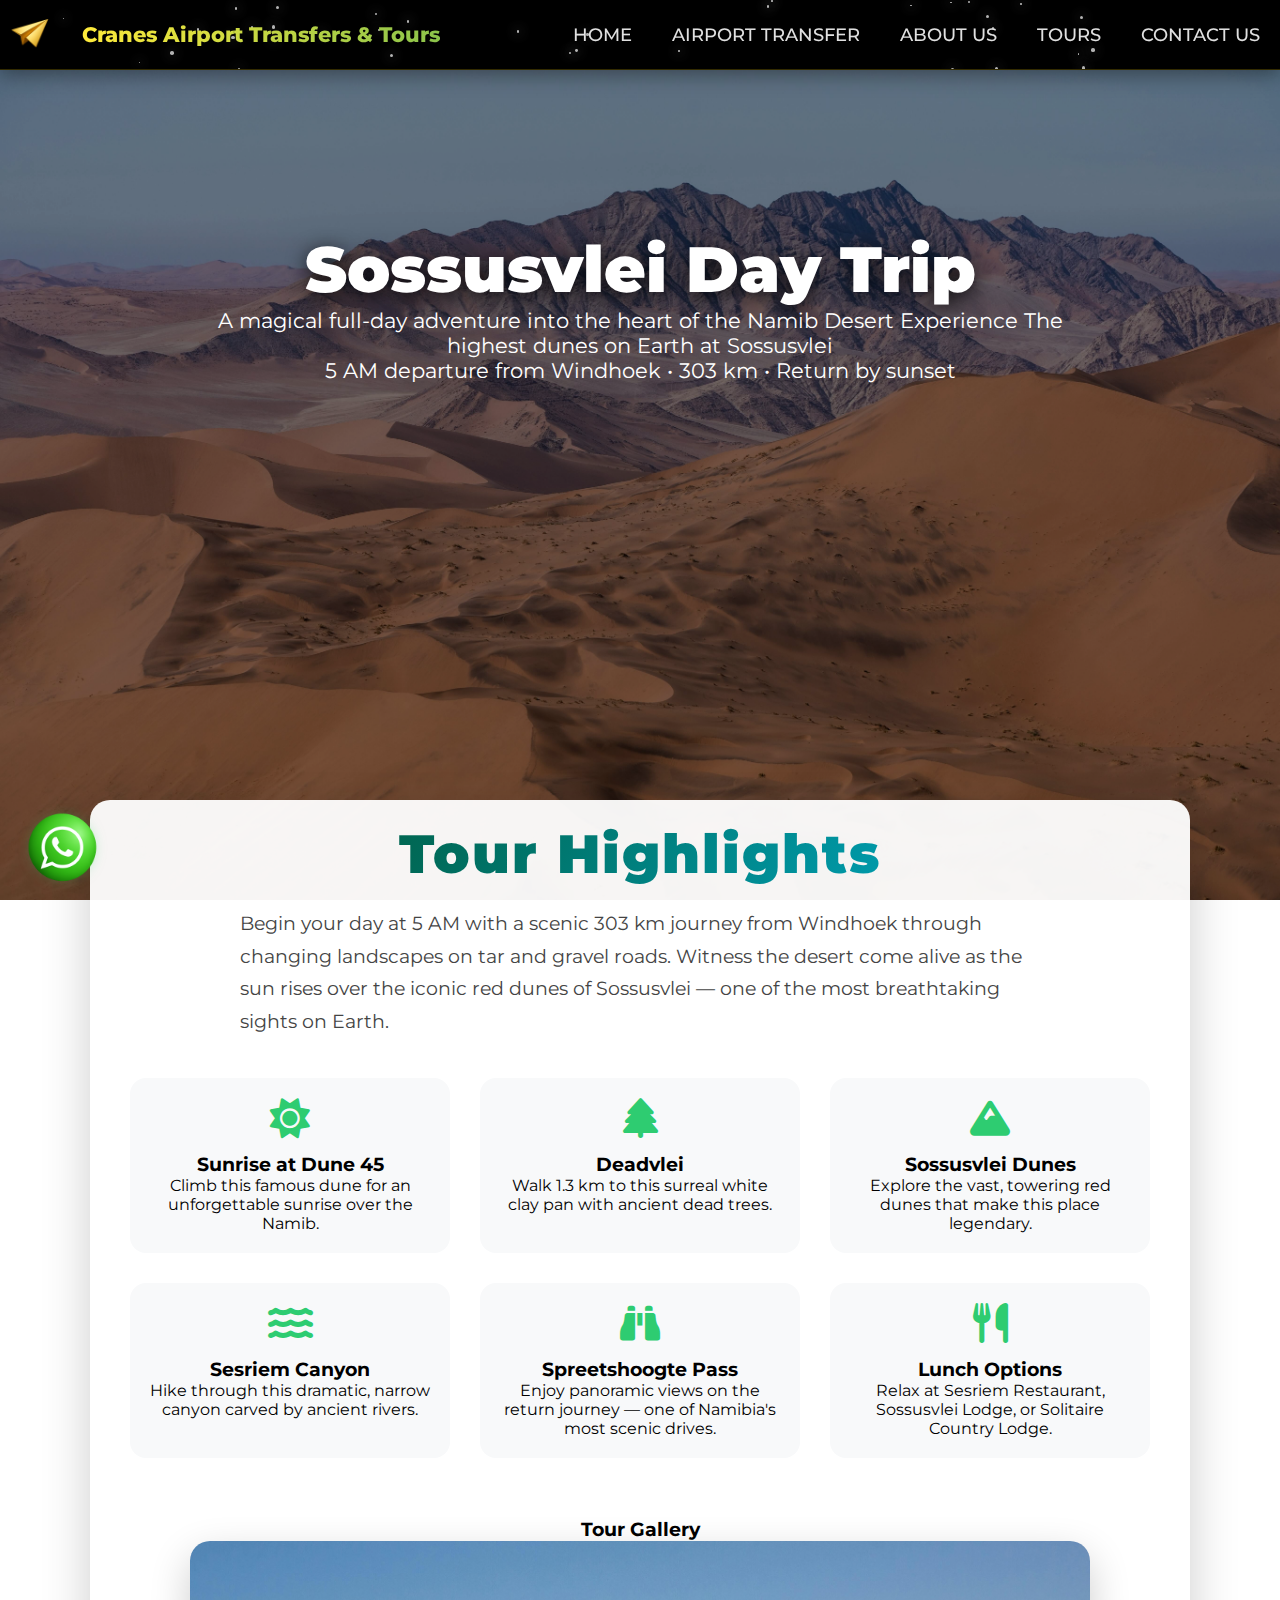
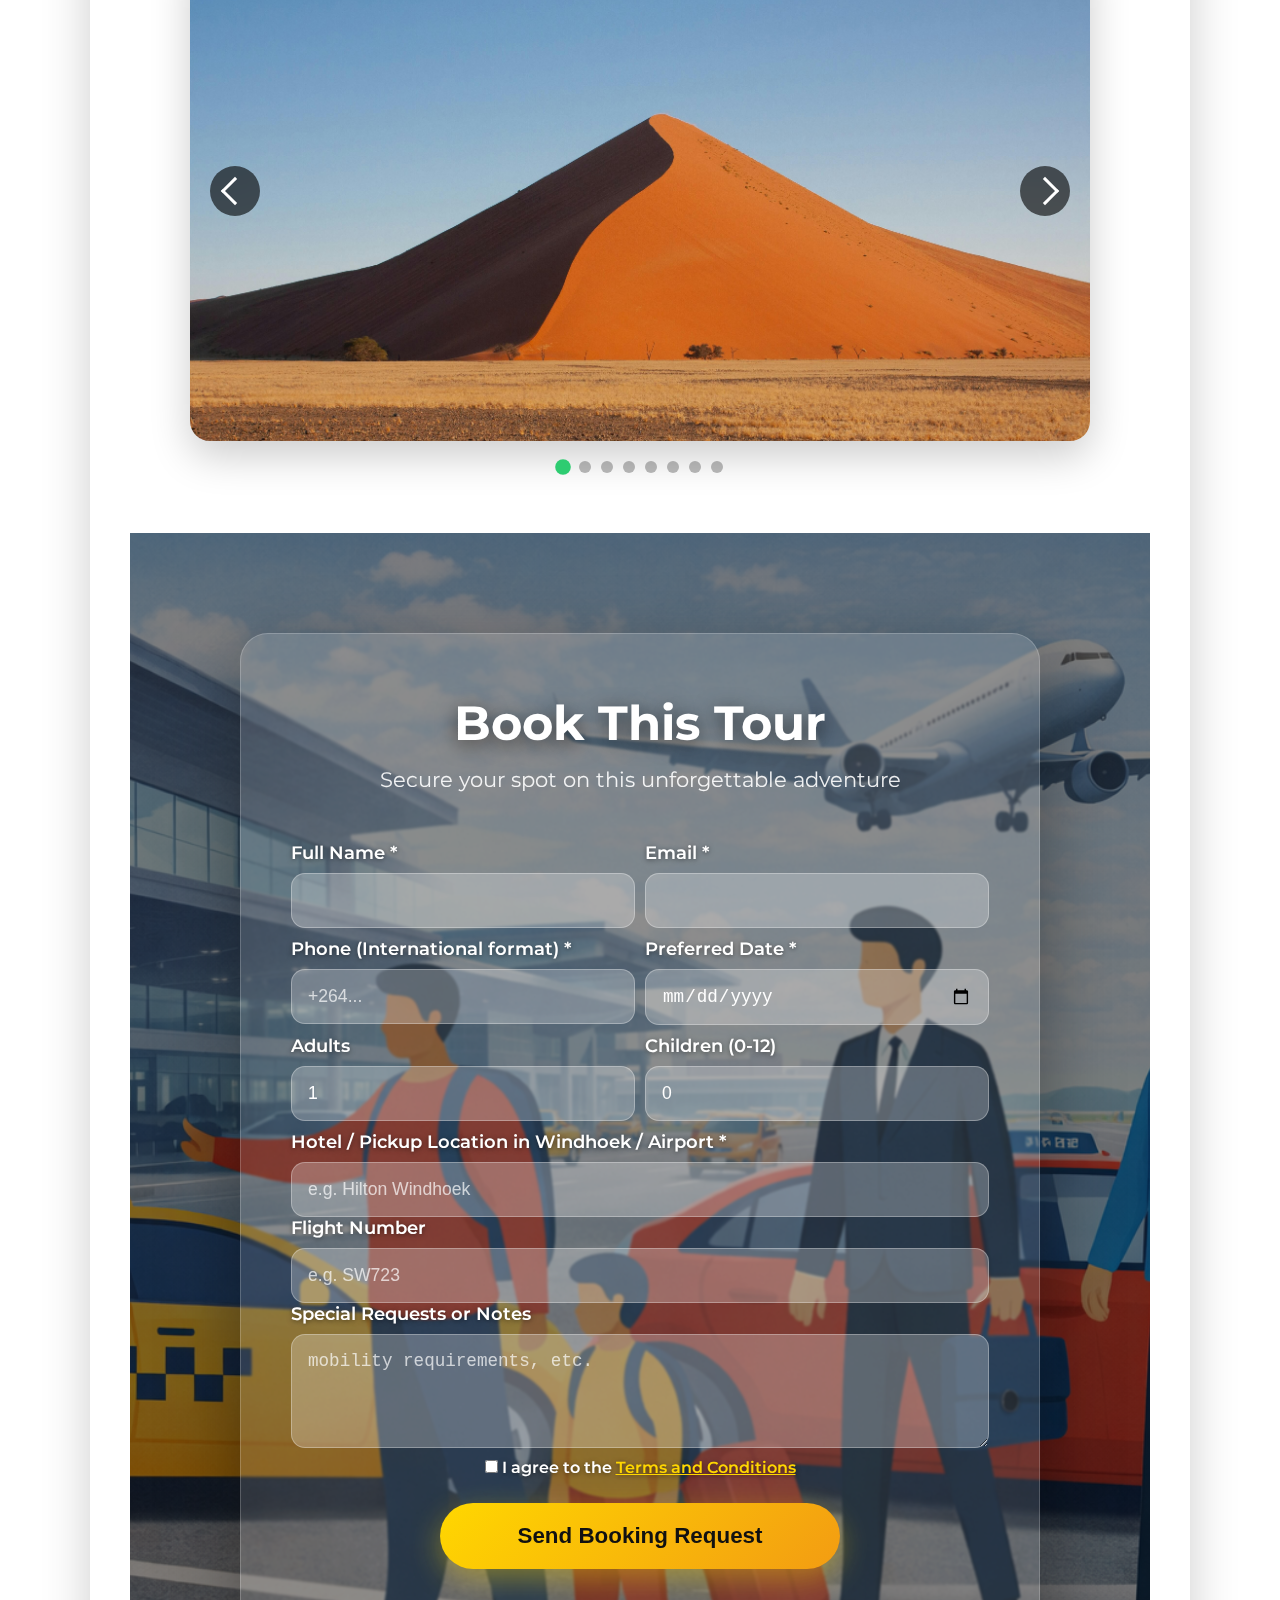
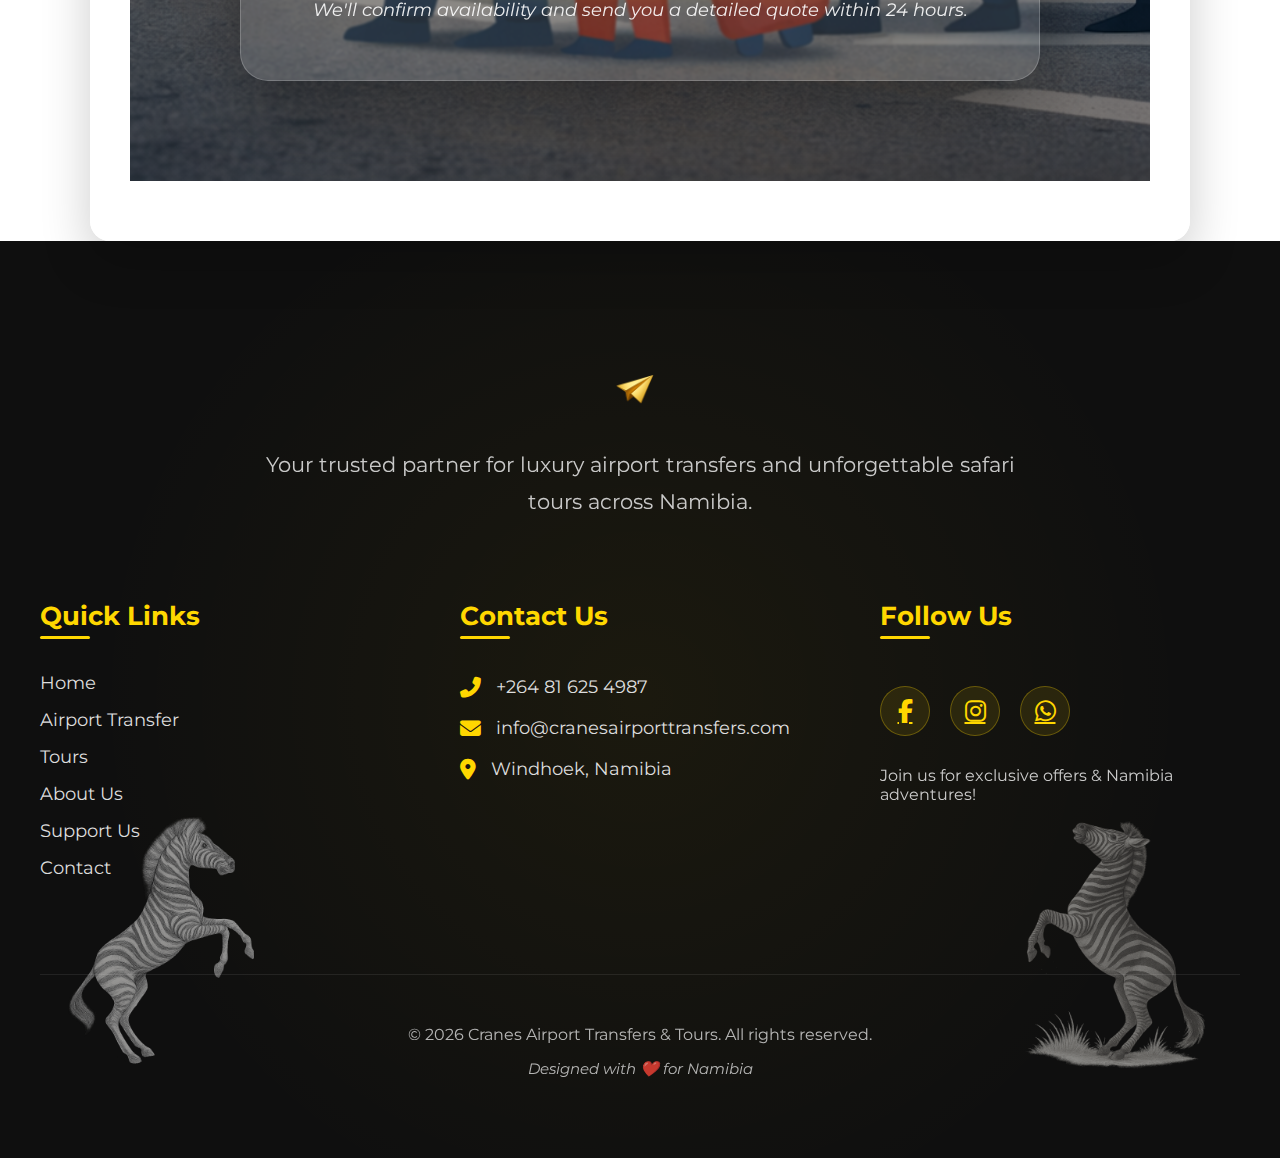
<file: tour-sossusvlei.html>
<!DOCTYPE html>
<html lang="en">
<head>
  <meta charset="UTF-8" />
  <meta name="viewport" content="width=device-width, initial-scale=1.0"/>
  <!-- PAGE TITLE & DESCRIPTION (SEO) -->
  <title>Sossusvlei Tour | Luxury Transfers & Safari Tours in Namibia</title>
  <meta name="description" content="Come see the Oldest Desert Trees at Sossusvlei and unforgettable guided tour in Namibia. Safe, punctual, luxury service. Book now!">


   <!-- Google tag (gtag.js) -->
  <script async src="https://www.googletagmanager.com/gtag/js?id=G-F4G0K9MRXT"></script>
  <script>
  window.dataLayer = window.dataLayer || [];
  function gtag(){dataLayer.push(arguments);}
  gtag('js', new Date());

  gtag('config', 'G-F4G0K9MRXT');
  </script>

  <!-- Open Graph (Facebook/WhatsApp share) -->
  <meta property="og:title" content="Cranes Airport Transfers & Tours | Namibia">
  <meta property="og:description" content="Luxury airport transfers and safari tours across Namibia. Safe, punctual, unforgettable.">
  <meta property="og:image" content="https://www.cranesairporttransfers.com/images/big5clean.png">
  <meta property="og:url" content="https://www.cranesairporttransfers.com">
  <meta property="og:type" content="website">

  <meta name="robots" content="index, follow">
  <meta name="author" content="Cranes Airport Transfers & Tours">

  <!-- Canonical (prevent duplicate issues) -->
  <link rel="canonical" href="https://cranesairporttransfers.com">


  <!-- FAVICONS & PWA MANIFEST -->
  <link rel="manifest" href="/site.webmanifest">
  <link rel="icon" href="/images/favicon.ico" type="image/x-icon">
  <link rel="shortcut icon" href="/images/favicon.ico" type="image/x-icon">
  <link rel="apple-touch-icon" sizes="180x180" href="/images/apple-touch-icon.png">
  <link rel="icon" type="image/png" sizes="32x32" href="/images/favicon-32x32.png">
  <link rel="icon" type="image/png" sizes="16x16" href="/images/favicon-16x16.png">

  <!-- GOOGLE FONTS — COMBINED (FASTER) -->
  <link href="https://fonts.googleapis.com/css2?family=Inter:wght@300;400;600;700&family=Montserrat:wght@400;600;700&family=Ubuntu:wght@300;400;500;700&family=Open+Sans:wght@300;400;600;700&display=swap" rel="stylesheet">

  <!-- FONT AWESOME -->
  <link rel="stylesheet" href="https://cdnjs.cloudflare.com/ajax/libs/font-awesome/6.5.0/css/all.min.css" integrity="sha512-..." crossorigin="anonymous" referrerpolicy="no-referrer" />

  <!-- YOUR STYLES -->
  <link rel="stylesheet" href="style.css">

  <script type="application/ld+json">
{
  "@context": "https://schema.org",
  "@type": "TouristTrip",
  "name": "Sossusvlei & Deadvlei",
  "description": "Iconic red dunes and ancient dead trees in the Namib Desert",
  "url": "https://www.cranesairporttransfers.com/tour-sossusvlei.html",
  "image": "https://www.cranesairporttransfers.com/images/sosStars.jpg",
  "itinerary": {
    "@type": "ItemList",
    "itemListElement": [
      {"@type": "TouristAttraction", "name": "Desert Trees"},
      {"@type": "TouristAttraction", "name": "Big Daddy dune & dune 45 "},
      {"@type": "TouristAttraction", "name": "Desert animals"}
    ]
  },
  "offers": {
    "@type": "Offer",
    "priceCurrency": "NAD",
    "availability": "https://schema.org/InStock"
  }
}
</script>

<script type="application/ld+json">
{
  "@context": "https://schema.org",
  "@type": "TravelAgency",
  "name": "Cranes Airport Transfers & Tours",
  "description": "Luxury airport transfers and guided safari tours in Namibia",
  "url": "https://www.cranesairporttransfers.com",
  "logo": "https://www.cranesairporttransfers.com/images/logo.png",
  "address": {
    "@type": "PostalAddress",
    "addressLocality": "Windhoek",
    "addressCountry": "NA"
  },
  "telephone": "+264816254987",
  "email": "info@cranesairporttransfers.com"
}
</script>
  
</head>
<body>

<header class="navbar-wrapper">
  <!-- FLOATING DOTS BACKGROUND -->
  <div class="floating-dots-container"></div>

  <nav class="navbar">
    <!-- LOGO — CLICKABLE HOME -->
    <a href="index.html" class="logo">
      <img src="images/logocrane.png" alt="Cranes Airport Transfers Logo" class="rotating-logo"  loading="lazy">
      <span class="Gtitle">Cranes Airport Transfers & Tours</span>
    </a>



    <!-- DESKTOP MENU -->
    <ul class="navbar-menu desktop-menu">
        <li><a href="index.html">HOME</a></li>
        <li><a href="airport-transfer.html">AIRPORT TRANSFER</a></li>
        <li><a href="aboutus.html">ABOUT US</a></li>
        <li><a href="tours.html">TOURS</a></li>
        <li><a href="contact.html">CONTACT US</a></li>
    </ul>

    <!-- HAMBURGER -->
    <button class="hamburger" aria-label="Toggle menu">
      <span class="bar"></span>
      <span class="bar"></span>
      <span class="bar"></span>
    </button>

    <!-- MOBILE MENU (hidden by default) -->
     <ul class="navbar-menu mobile-menu">
        <li><a href="index.html">HOME</a></li>
        <li><a href="airport-transfer.html">AIRPORT TRANSFER</a></li>
        <li><a href="aboutus.html">ABOUT US</a></li>
        <li><a href="tours.html">TOURS</a></li>
        <li><a href="contact.html">CONTACT US</a></li>
      </ul>
  </nav>
</header>

  <!-- HERO WITH FULL BACKGROUND -->
  <section class="tour-detail-hero">
    <div class="tour-bg"></div>
    <div class="tour-detail-content">
      <h1 class="tour-detail-title">Sossusvlei Day Trip</h1>
      <p style="font-size:1.3rem; opacity:1.95;">
        A magical full-day adventure into the heart of the Namib Desert Experience The highest dunes on Earth at Sossusvlei<br>
        5 AM departure from Windhoek • 303 km • Return by sunset
      </p>
    </div>
  </section>

  <!-- TOUR DETAILS -->
<section class="tour-itinerary">
  <div class="container">
          <!-- GLITCH HEADING -->
      <div class="glitch-heading-wrapper">
      <h2 class="glitch-heading gradient-glitch" data-text="Tour Highlights">
      Tour Highlights
      </h2>
      </div>
    <p style="font-size:1.2rem; max-width:800px; margin:20px auto; line-height:1.7; color:#444;">
      Begin your day at 5 AM with a scenic 303 km journey from Windhoek through changing landscapes on tar and gravel roads. 
      Witness the desert come alive as the sun rises over the iconic red dunes of Sossusvlei — one of the most breathtaking sights on Earth.
    </p>

    <div class="highlights-grid">
      <div class="highlight-card">
        <i class="fas fa-sun"></i>
        <h3>Sunrise at Dune 45</h3>
        <p>Climb this famous dune for an unforgettable sunrise over the Namib.</p>
      </div>
      <div class="highlight-card">
        <i class="fas fa-tree"></i>
        <h3>Deadvlei</h3>
        <p>Walk 1.3 km to this surreal white clay pan with ancient dead trees.</p>
      </div>
      <div class="highlight-card">
        <i class="fas fa-mountain"></i>
        <h3>Sossusvlei Dunes</h3>
        <p>Explore the vast, towering red dunes that make this place legendary.</p>
      </div>
      <div class="highlight-card">
        <i class="fas fa-water"></i>
        <h3>Sesriem Canyon</h3>
        <p>Hike through this dramatic, narrow canyon carved by ancient rivers.</p>
      </div>
      <div class="highlight-card">
        <i class="fas fa-binoculars"></i>
        <h3>Spreetshoogte Pass</h3>
        <p>Enjoy panoramic views on the return journey — one of Namibia's most scenic drives.</p>
      </div>
      <div class="highlight-card">
        <i class="fas fa-utensils"></i>
        <h3>Lunch Options</h3>
        <p>Relax at Sesriem Restaurant, Sossusvlei Lodge, or Solitaire Country Lodge.</p>
      </div> <!-- ← FIXED: removed ":div" -->
    </div>

    <!-- GALLERY WITH WORKING ARROWS -->
    <div class="gallery-slider">
      <h3>Tour Gallery</h3>
      <div class="gallery-wrapper">
        <!-- LEFT ARROW -->
        <button class="gallery-arrow left-arrow" aria-label="Previous image">
          <span class="arrow-icon"></span>
        </button>

        <!-- IMAGES -->
        <div class="gallery-images">
          <img src="images/sos2.jpg" alt="Sunrise at Dune 45" loading="lazy">
          <img src="images/clayplan.jpg" alt="Clay Pan" loading="lazy">
          <img src="images/sos3.jpg" alt="Deadvlei Clay Pan" loading="lazy">
          <img src="images/sos4.jpg" alt="Towering Red Dunes" loading="lazy">
          <img src="images/sos5.jpg" alt="Sesriem Canyon Hike" loading="lazy">
          <img src="images/springbok.jpg" alt="Spring" loading="lazy">
          <img src="images/sos6.jpg" alt="Spreetshoogte Pass View" loading="lazy">
          <img src="images/sos7.jpg" alt="Desert Sunset" loading="lazy">
          <!-- Duplicate first for seamless loop -->
          <img src="images/sos2.jpg" alt="Sunrise at Dune 45" loading="lazy">
        </div>

        <!-- RIGHT ARROW -->
        <button class="gallery-arrow right-arrow" aria-label="Next image">
          <span class="arrow-icon"></span>
        </button>
      </div>

      <div class="gallery-dots"></div>
    </div>

    <!-- ====== PREMIUM GLASS BOOKING FORM ====== -->
<section class="tour-booking-section">
  <div class="tour-booking-bg"></div>  <!-- For your background image later -->
  <div class="tour-booking-overlay"></div>

  <div class="container">
    <div class="tour-booking-form">
      <h2>Book This Tour</h2>
      <p class="booking-subtitle">Secure your spot on this unforgettable adventure</p>

            <form action= "https://formspree.io/f/xykypdgq"
      method="POST"
      id="tourBookingForm" class="booking-form">

        <div class="form-row">
          <div class="form-group">
            <label for="tour-name">Full Name *</label>
            <input type="text" name="full_name" id="tour-name" required>
          </div>
          <div class="form-group">
            <label for="tour-email">Email *</label>
            <input type="email" name="email" id="tour-email" required>
          </div>
        </div>

        <div class="form-row">
          <div class="form-group">
            <label for="tour-phone">Phone (International format) *</label>
            <input type="tel" name="phone" id="tour-phone" placeholder="+264..." required>
          </div>
          <div class="form-group">
            <label for="tour-date">Preferred Date *</label>
            <input type="date" name="date" id="tour-date" required>
          </div>
        </div>

        <div class="form-row">
          <div class="form-group">
            <label for="tour-adults">Adults</label>
            <input type="number" name="adults" id="tour-adults" min="1" value="1" required>
          </div>
          <div class="form-group">
            <label for="tour-children">Children (0-12)</label>
            <input type="number" name="children" id="tour-children" min="0" value="0">
          </div>
        </div>

        <div class="form-group">
          <label for="tour-hotel">Hotel / Pickup Location in Windhoek / Airport *</label>
          <input type="text" name="pickup_location" id="tour-hotel" placeholder="e.g. Hilton Windhoek" required>
        </div>

      <div class="form-group">
      <label for="flight">Flight Number</label>
      <input type="text" name="flight_number" id="flight" placeholder="e.g. SW723">
      </div>

        <div class="form-group">
          <label for="tour-notes">Special Requests or Notes</label>
          <textarea name="special_requests" id="tour-notes" rows="4" placeholder="mobility requirements, etc."></textarea>
        </div>

        <label class="terms-checkbox">
          <input type="checkbox" name="terms_agreed" id="tour-terms" required>
          I agree to the <a href="terms.html" target="_blank">Terms and Conditions</a>
        </label>

        <!-- Hidden field to identify the tour -->
        <input type="hidden" name="_subject" value="New Tour Booking Request - Sossusvlei ">
        <input type="hidden" name="tour_name" value="Sossusvlei Tour">

        <button type="submit" class="booking-submit-btn">Send Booking Request</button>
      </form>

      <p class="booking-note">
        We'll confirm availability and send you a detailed quote within 24 hours.
      </p>
    </div>
  </div>
</section>


  </div>
</section>

<footer class="site-footer">
  <!-- SUBTLE BACKGROUND PATTERN -->
  <div class="footer-bg"></div>

  <!-- DANCING ZEBRAS -->
  <img src="images/DancingZebraLeft.png" alt="Dancing Zebra Left" class="zebra-left">
  <img src="images/DancingZebraRight.png" alt="Dancing Zebra Right" class="zebra-right">

  <div class="footer-container">
    <!-- COMPANY HEADER — TOP CENTER -->
    <div class="footer-header">
      <div class="footer-logo-wrapper">
        <img src="images/logocrane.png" alt="Cranes Airport Transfers Logo" class="rotating-logo" loading="lazy">
      </div>
      <p class="footer-tagline">
        Your trusted partner for luxury airport transfers and unforgettable safari tours across Namibia.
      </p>
    </div>

    <!-- MAIN GRID — LINKS & SOCIAL -->
    <div class="footer-main-grid">
      <!-- QUICK LINKS -->
      <div class="footer-section links-section">
        <h4>Quick Links</h4>
        <ul class="footer-links">
          <li><a href="index.html">Home</a></li>
          <li><a href="airport-transfer.html">Airport Transfer</a></li>
          <li><a href="tours.html">Tours</a></li>
          <li><a href="aboutus.html">About Us</a></li>
          <li><a href="donation.html">Support Us</a></li>
          <li><a href="contact.html">Contact</a></li>
        </ul>
      </div>

      <!-- CONTACT INFO -->
      <div class="footer-section contact-section">
        <h4>Contact Us</h4>
        <div class="contact-item">
          <i class="fas fa-phone-alt"></i>
          <a href="tel:+264816254987">+264 81 625 4987</a>
        </div>
        <div class="contact-item">
          <i class="fas fa-envelope"></i>
          <a href="mailto:info@cranesairporttransfers.com">info@cranesairporttransfers.com</a>
        </div>
        <div class="contact-item">
          <i class="fas fa-map-marker-alt"></i>
          <span>Windhoek, Namibia</span>
        </div>
      </div>

      <!-- SOCIAL -->
      <div class="footer-section social-section">
        <h4>Follow Us</h4>
        <div class="social-icons">
          <a href="https://www.facebook.com/cranesairporttransfers" target="_blank" class="social-icon facebook">
            <i class="fab fa-facebook-f"></i>
          </a>
          <a href="https://instagram.com/cranes_airport_transfers" target="_blank" class="social-icon instagram">
            <i class="fab fa-instagram"></i>
          </a>
          <a href="https://wa.me/264816254987" target="_blank" class="social-icon whatsapp">
            <i class="fab fa-whatsapp"></i>
          </a>
        </div>
        <p class="social-text">Join us for exclusive offers & Namibia adventures!</p>
      </div>
    </div>

    <!-- COPYRIGHT -->
    <div class="footer-bottom">
      <p>&copy; <span id="year"></span> Cranes Airport Transfers & Tours. All rights reserved.</p>
      <p class="credits">Designed with ❤️ for Namibia</p>
    </div>
  </div>
</footer>

<!-- WHATSAPP STICKY BUTTON -->
<a href="https://wa.me/264816254987?text=Hey%20there%21%20%F0%9F%91%8B%0AI'd%20like%20to%20make%20an%20airport%20transfer%20booking%20on%20__________%202026.%0ACan%20you%20help%20me%20with%20availability%20and%20pricing%3F" class="whatsapp-btn">
  <img src="images/WhatsApp.png" alt="WhatsApp" class="whatsapp-icon">
</a>



<script>
document.addEventListener('DOMContentLoaded', () => {
  const hamburger = document.querySelector('.hamburger');
  const mobileMenu = document.querySelector('.mobile-menu');

  hamburger.addEventListener('click', (e) => {
    e.stopPropagation();
    hamburger.classList.toggle('active');
    mobileMenu.classList.toggle('active');
    document.body.classList.toggle('menu-open');
  });

  // Close on link click
  document.querySelectorAll('.mobile-menu a').forEach(link => {
    link.addEventListener('click', () => {
      hamburger.classList.remove('active');
      mobileMenu.classList.remove('active');
      document.body.classList.remove('menu-open');
    });
  });

  // Close on outside click
  document.addEventListener('click', (e) => {
    if (!hamburger.contains(e.target) && !mobileMenu.contains(e.target)) {
      hamburger.classList.remove('active');
      mobileMenu.classList.remove('active');
      document.body.classList.remove('menu-open');
    }
  });

  // Prevent swipe from opening menu
  let touchStartX = 0;
  document.addEventListener('touchstart', (e) => {
    if (!hamburger.contains(e.target) && !mobileMenu.contains(e.target)) {
      touchStartX = e.touches[0].clientX;
    }
  }, { passive: true });

  document.addEventListener('touchmove', (e) => {
    if (touchStartX && !mobileMenu.classList.contains('active')) {
      const diff = touchStartX - e.touches[0].clientX;
      if (Math.abs(diff) > 30) {
        e.preventDefault(); // Stop swipe interference
      }
    }
  }, { passive: false });
});
</script>

<script>
document.addEventListener('DOMContentLoaded', () => {
  const container = document.querySelector('.floating-dots-container');
  if (!container) return;

  const DOT_COUNT = 35;  // ← adjust for density

  for (let i = 0; i < DOT_COUNT; i++) {
    const dot = document.createElement('div');
    dot.className = 'floating-dot';

    // Random size: 1–4px
    const size = 1 + Math.random() * 3;
    dot.style.width = size + 'px';
    dot.style.height = size + 'px';

    // Random starting position inside navbar
    dot.style.left = Math.random() * 100 + '%';
    dot.style.top = Math.random() * 100 + '%';

    // Random drift distance & scale
    const dx = (Math.random() - 0.5) * 300;   // -150 to +150px horizontal
    const dy = (Math.random() - 0.5) * 200;   // -100 to +100px vertical
    const scale = 0.8 + Math.random() * 0.6;  // 0.8–1.4

    dot.style.setProperty('--dx', dx + 'px');
    dot.style.setProperty('--dy', dy + 'px');
    dot.style.setProperty('--scale', scale);

    // Random duration: 15–35 seconds for slow, dreamy float
    const duration = 15 + Math.random() * 20;
    dot.style.animationDuration = duration + 's';

    // Random delay for staggered start
    dot.style.animationDelay = Math.random() * 5 + 's';

    container.appendChild(dot);
  }
});
</script>

  <!-- GALLERY JS (keep this at bottom) -->
 <script>
document.addEventListener('DOMContentLoaded', () => {
  const wrapper = document.querySelector('.gallery-wrapper');
  const images = document.querySelector('.gallery-images');
  const imgs = images.querySelectorAll('img');
  const total = imgs.length - 1; // -1 for duplicated first image
  let current = 0;
  const intervalTime = 4000;

  // Dots
  const dotsContainer = document.querySelector('.gallery-dots');
  for (let i = 0; i < total; i++) {
    const dot = document.createElement('span');
    dot.addEventListener('click', () => goToSlide(i));
    dotsContainer.appendChild(dot);
  }
  const dots = dotsContainer.querySelectorAll('span');
  dots[0].classList.add('active');

  function updateDots() {
    dots.forEach((dot, i) => dot.classList.toggle('active', i === current));
  }

  function goToSlide(n) {
    current = n;
    images.style.transform = `translateX(-${current * 100}%)`;
    updateDots();
  }

  function nextSlide() {
    current++;
    if (current >= total) {
      images.style.transition = 'none';
      current = 0;
      images.style.transform = 'translateX(0%)';
      void images.offsetWidth;
      images.style.transition = 'transform 0.6s cubic-bezier(0.25, 0.8, 0.25, 1)';
    }
    images.style.transform = `translateX(-${current * 100}%)`;
    updateDots();
  }

  function prevSlide() {
    current--;
    if (current < 0) {
      images.style.transition = 'none';
      current = total - 1;
      images.style.transform = `translateX(-${(total - 1) * 100}%)`;
      void images.offsetWidth;
      images.style.transition = 'transform 0.6s cubic-bezier(0.25, 0.8, 0.25, 1)';
    }
    images.style.transform = `translateX(-${current * 100}%)`;
    updateDots();
  }

  // Arrow buttons
  document.querySelector('.gallery-arrow.left-arrow').addEventListener('click', prevSlide);
  document.querySelector('.gallery-arrow.right-arrow').addEventListener('click', nextSlide);

  // Auto play
  let autoSlide = setInterval(nextSlide, intervalTime);

  // Pause on hover
  wrapper.addEventListener('mouseenter', () => clearInterval(autoSlide));
  wrapper.addEventListener('mouseleave', () => autoSlide = setInterval(nextSlide, intervalTime));

  // Initial
  updateDots();
});
</script>

  <!-- Footer year -->
  <script>
    document.getElementById('year').textContent = new Date().getFullYear();
  </script>

</body>
</html>
</file>
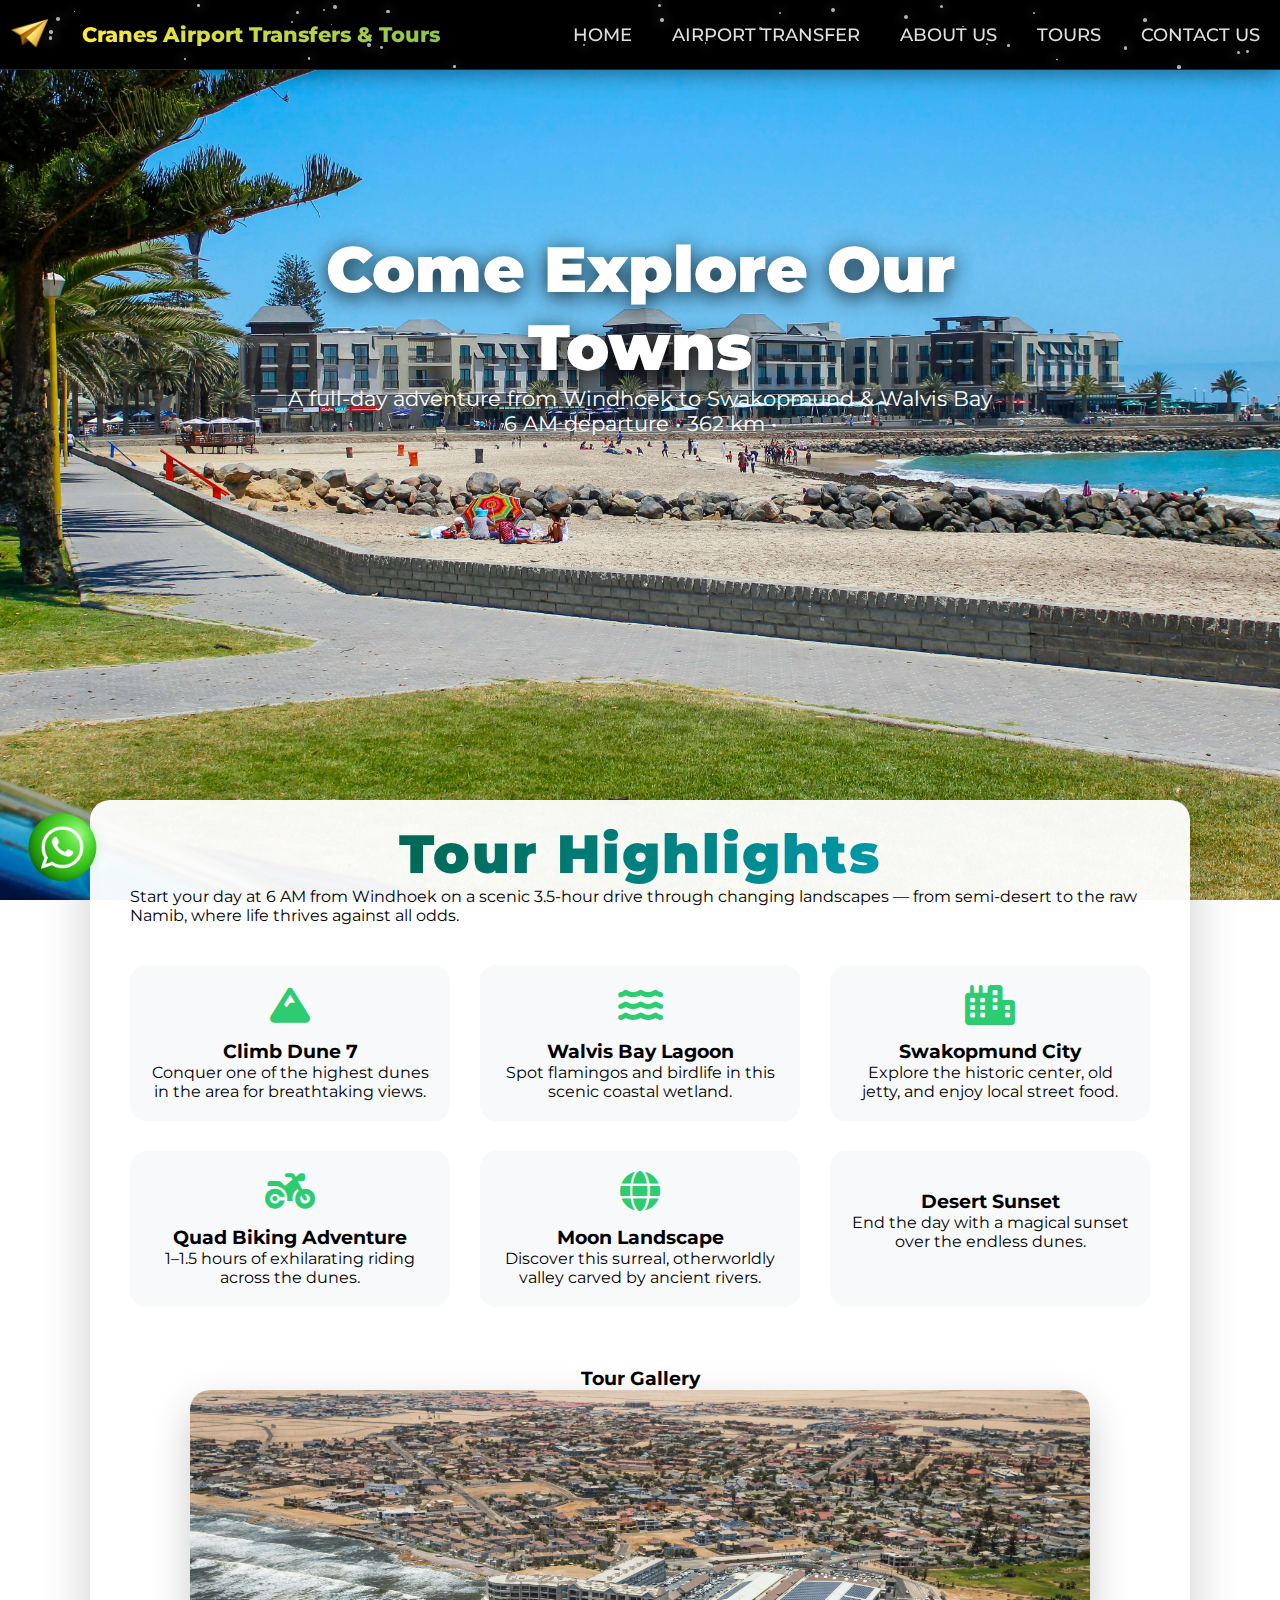
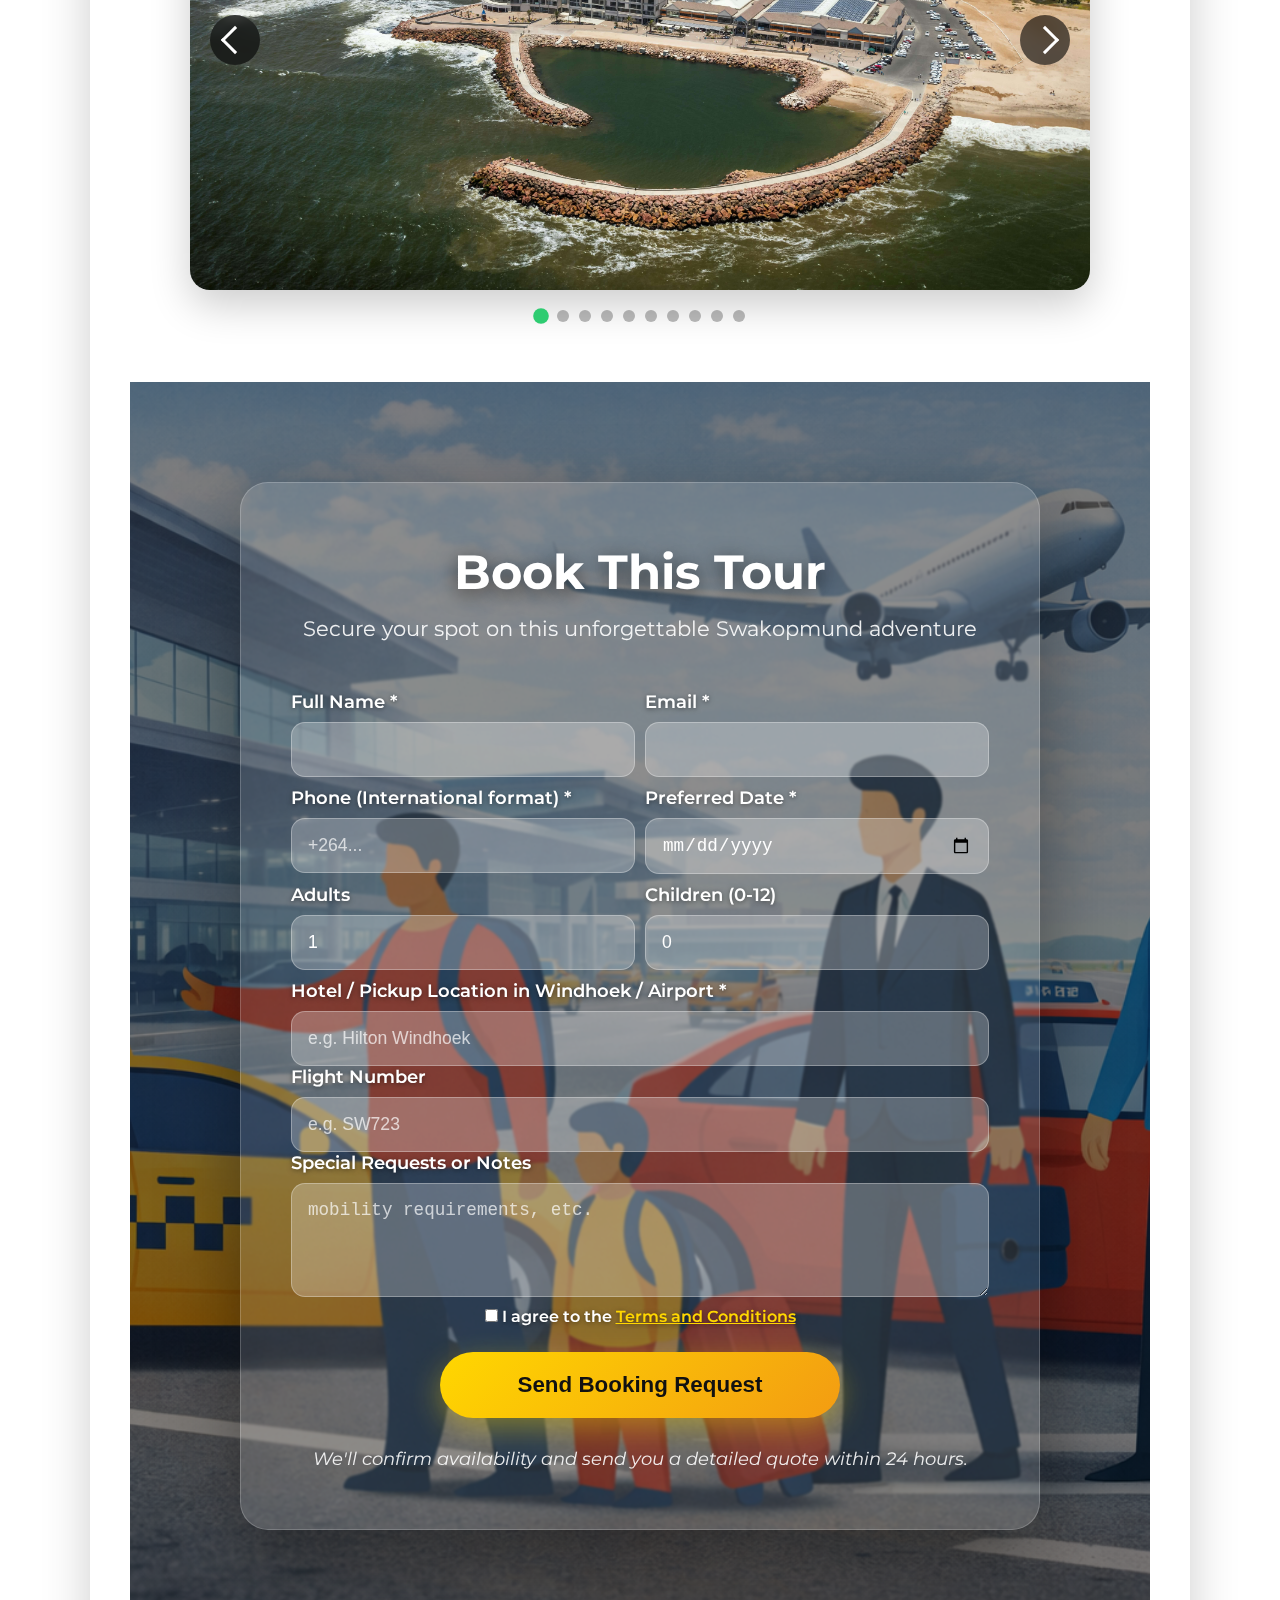
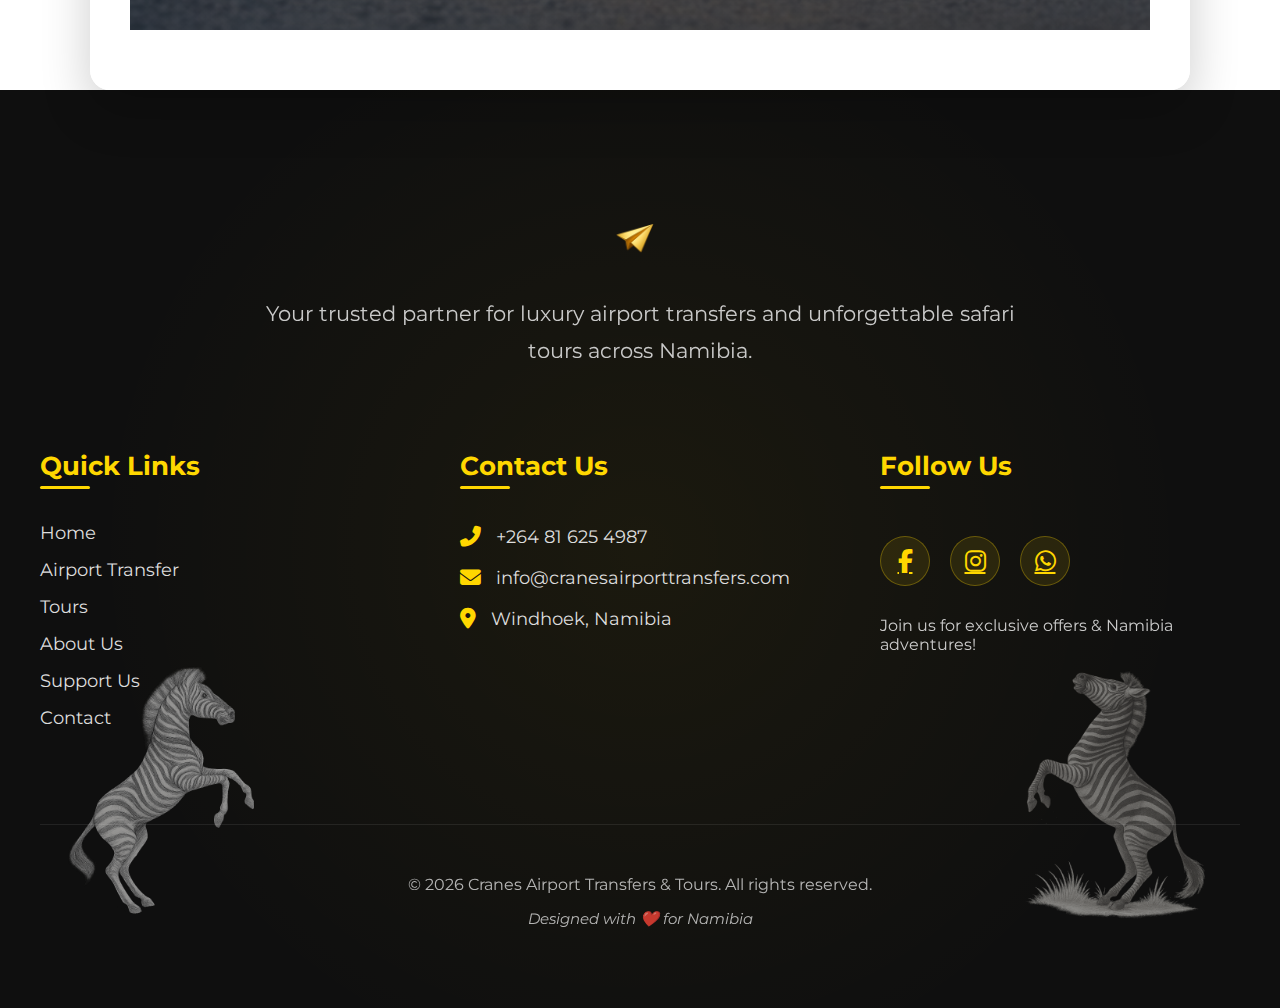
<file: tour-swakopmund.html>
<!DOCTYPE html>
<html lang="en">
<head>
  <meta charset="UTF-8" />
  <meta name="viewport" content="width=device-width, initial-scale=1.0"/>
  <!-- PAGE TITLE & DESCRIPTION (SEO) -->
  <title>Explore Swakopmund Our Desert Town | Luxury Transfers & Safari Tours in Namibia</title>
  <meta name="description" content="Come Explore Swakopmund and Walvisbay Our Desert Towns, unforgettable guided tours across Namibia. Safe, punctual, luxury service. Book now!">


   <!-- Google tag (gtag.js) -->
  <script async src="https://www.googletagmanager.com/gtag/js?id=G-F4G0K9MRXT"></script>
  <script>
  window.dataLayer = window.dataLayer || [];
  function gtag(){dataLayer.push(arguments);}
  gtag('js', new Date());

  gtag('config', 'G-F4G0K9MRXT');
  </script>

  <!-- Open Graph (Facebook/WhatsApp share) -->
  <meta property="og:title" content="Cranes Airport Transfers & Tours | Namibia">
  <meta property="og:description" content="Luxury airport transfers and safari tours across Namibia. Safe, punctual, unforgettable.">
  <meta property="og:image" content="https://www.cranesairporttransfers.com/images/big5clean.png">
  <meta property="og:url" content="https://www.cranesairporttransfers.com">
  <meta property="og:type" content="website">

  <meta name="robots" content="index, follow">
  <meta name="author" content="Cranes Airport Transfers & Tours">

  <!-- Canonical (prevent duplicate issues) -->
  <link rel="canonical" href="https://cranesairporttransfers.com">


  <!-- FAVICONS & PWA MANIFEST -->
  <link rel="manifest" href="/site.webmanifest">
  <link rel="icon" href="/images/favicon.ico" type="image/x-icon">
  <link rel="shortcut icon" href="/images/favicon.ico" type="image/x-icon">
  <link rel="apple-touch-icon" sizes="180x180" href="/images/apple-touch-icon.png">
  <link rel="icon" type="image/png" sizes="32x32" href="/images/favicon-32x32.png">
  <link rel="icon" type="image/png" sizes="16x16" href="/images/favicon-16x16.png">

  <!-- GOOGLE FONTS — COMBINED (FASTER) -->
  <link href="https://fonts.googleapis.com/css2?family=Inter:wght@300;400;600;700&family=Montserrat:wght@400;600;700&family=Ubuntu:wght@300;400;500;700&family=Open+Sans:wght@300;400;600;700&display=swap" rel="stylesheet">

  <!-- FONT AWESOME -->
  <link rel="stylesheet" href="https://cdnjs.cloudflare.com/ajax/libs/font-awesome/6.5.0/css/all.min.css" integrity="sha512-..." crossorigin="anonymous" referrerpolicy="no-referrer" />

  <!-- YOUR STYLES -->
  <link rel="stylesheet" href="style.css">

  <script type="application/ld+json">
{
  "@context": "https://schema.org",
  "@type": "TouristTrip",
  "name": "Swakopmund & Walvis Bay Desert Tour",
  "description": "2-day adventure exploring desert towns, dunes, and Atlantic coast",
  "url": "https://www.cranesairporttransfers.com/tour-swakopmund.html",
  "image": "https://www.cranesairporttransfers.com/images/Swakop.jpg",
  "itinerary": {
    "@type": "ItemList",
    "itemListElement": [
      {"@type": "TouristAttraction", "name": "Swakopmund town exploration"},
      {"@type": "TouristAttraction", "name": "Walvis Bay lagoon & flamingos"},
      {"@type": "TouristAttraction", "name": "Dune 7 climbing & sandboarding"}
    ]
  },
  "offers": {
    "@type": "Offer",
    "priceCurrency": "NAD",
    "availability": "https://schema.org/InStock"
  }
}
</script>

<script type="application/ld+json">
{
  "@context": "https://schema.org",
  "@type": "TravelAgency",
  "name": "Cranes Airport Transfers & Tours",
  "description": "Luxury airport transfers and guided safari tours in Namibia",
  "url": "https://www.cranesairporttransfers.com",
  "logo": "https://www.cranesairporttransfers.com/images/logo.png",
  "address": {
    "@type": "PostalAddress",
    "addressLocality": "Windhoek",
    "addressCountry": "NA"
  },
  "telephone": "+264816254987",
  "email": "info@cranesairporttransfers.com"
}

</script>

<script type="application/ld+json">
{
  "@context": "https://schema.org",
  "@type": "TouristAttraction",
  "name": "Swakopmund & Walvis Bay Desert Tour",
  "aggregateRating": {
    "@type": "AggregateRating",
    "ratingValue": "4.8",
    "reviewCount": "42"
  }
}
</script>
  
</head>
<body>

  <header class="navbar-wrapper">
  <!-- FLOATING DOTS BACKGROUND -->
  <div class="floating-dots-container"></div>

  <nav class="navbar">
    <!-- LOGO — CLICKABLE HOME -->
    <a href="index.html" class="logo">
      <img src="images/logocrane.png" alt="Cranes Airport Transfers Logo" class="rotating-logo" loading="lazy">
      <span class="Gtitle">Cranes Airport Transfers & Tours</span>
    </a>



    <!-- DESKTOP MENU -->
    <ul class="navbar-menu desktop-menu">
        <li><a href="index.html">HOME</a></li>
        <li><a href="airport-transfer.html">AIRPORT TRANSFER</a></li>
        <li><a href="aboutus.html">ABOUT US</a></li>
        <li><a href="tours.html">TOURS</a></li>
        <li><a href="contact.html">CONTACT US</a></li>
    </ul>

    <!-- HAMBURGER -->
    <button class="hamburger" aria-label="Toggle menu">
      <span class="bar"></span>
      <span class="bar"></span>
      <span class="bar"></span>
    </button>

    <!-- MOBILE MENU (hidden by default) -->
     <ul class="navbar-menu mobile-menu">
        <li><a href="index.html">HOME</a></li>
        <li><a href="airport-transfer.html">AIRPORT TRANSFER</a></li>
        <li><a href="aboutus.html">ABOUT US</a></li>
        <li><a href="tours.html">TOURS</a></li>
        <li><a href="contact.html">CONTACT US</a></li>
      </ul>
  </nav>
</header>

  <section class="tour-detail-hero">
    <div class="tour-bgDesert"></div>
    <div class="tour-detail-content">
      <h1 class="tour-detail-title">Come Explore Our Towns</h1>
      <p style="font-size:1.3rem; opacity:1.95;">
       A full-day adventure from Windhoek to Swakopmund & Walvis Bay<br>
        6 AM departure • 362 km •</p>
    </div>
  </section>



  <section class="tour-itinerary">
    <div class="container">
      <!-- GLITCH HEADING -->
      <div class="glitch-heading-wrapper">
      <h2 class="glitch-heading gradient-glitch" data-text="Tour Highlights">
      Tour Highlights
      </h2>
      </div>
      <p>Start your day at 6 AM from Windhoek on a scenic 3.5-hour drive through changing landscapes — from semi-desert to the raw Namib, where life thrives against all odds.</p>

      <div class="highlights-grid">
          <div class="highlight-card">
          <i class="fas fa-mountain"></i>
          <h3>Climb Dune 7</h3>
          <p>Conquer one of the highest dunes in the area for breathtaking views.</p>
        </div>
        <div class="highlight-card">
          <i class="fas fa-water"></i>
          <h3>Walvis Bay Lagoon</h3>
          <p>Spot flamingos and birdlife in this scenic coastal wetland.</p>
        </div>
        <div class="highlight-card">
          <i class="fas fa-city"></i>
          <h3>Swakopmund City</h3>
          <p>Explore the historic center, old jetty, and enjoy local street food.</p>
        </div>
        <div class="highlight-card">
          <i class="fas fa-motorcycle"></i>
          <h3>Quad Biking Adventure</h3>
          <p>1–1.5 hours of exhilarating riding across the dunes.</p>
        </div>
        <div class="highlight-card">
          <i class="fas fa-globe"></i>
          <h3>Moon Landscape</h3>
          <p>Discover this surreal, otherworldly valley carved by ancient rivers.</p>
        </div>
        <div class="highlight-card">
          <i class="fas fa-sunset"></i>
          <h3>Desert Sunset</h3>
          <p>End the day with a magical sunset over the endless dunes.</p>
        </div>
      </div>

      <!-- GALLERY -->
      <div class="gallery-slider">
        <h3>Tour Gallery</h3>
        <div class="gallery-wrapper">

          <!-- LEFT ARROW -->
        <button class="gallery-arrow left-arrow" aria-label="Previous image">
        <span class="arrow-icon"></span>
        </button>


          <div class="gallery-images">
            <img src="images/Swakop2.jpg" alt="Swakopmund Aerial View" loading="lazy">
            <img src="images/QuadBikeRide.png" alt="Desert Expoler" loading="lazy">
            <img src="images/Walvis3.jpg" alt="Climbing Dune 7" loading="lazy">
            <img src="images/Walvis1.jpg" alt="Walvis Bay Lagoon Flamingos" loading="lazy">
            <img src="images/CamelRide.png" alt="Desert Expoler" loading="lazy">
            <img src="images/Walvis2.jpg" alt="dune Dolpin" loading="lazy">
            <img src="images/OceanHouses.png" alt="Beach Houses" loading="lazy">
            <img src="images/Swakop5.jpg" alt="Swakopmund Jetty" loading="lazy">
            <img src="images/Swakop3.jpg" alt="Moon Landscape" loading="lazy">
            <img src="images/PurpleSunSet.png" alt="Namib Desert Sunset" loading="lazy">
            <img src="images/Swakop2.jpg" alt="Swakopmund Aerial View" loading="lazy"> <!-- duplicate for loop -->
          </div>
          <!-- RIGHT ARROW -->
        <button class="gallery-arrow right-arrow" aria-label="Next image">
        <span class="arrow-icon"></span>
        </button>


        </div>
        <div class="gallery-dots"></div>
      </div>


<!-- ====== PREMIUM GLASS BOOKING FORM ====== -->
<section class="tour-booking-section">
  <div class="tour-booking-bg"></div>  <!-- For your background image later -->
  <div class="tour-booking-overlay"></div>

  <div class="container">
    <div class="tour-booking-form">
      <h2>Book This Tour</h2>
      <p class="booking-subtitle">Secure your spot on this unforgettable Swakopmund adventure</p>

      <form action= "https://formspree.io/f/xykypdgq"
      method="POST"
      id="tourBookingForm" class="booking-form">

        <div class="form-row">
          <div class="form-group">
            <label for="tour-name">Full Name *</label>
            <input type="text" name="full_name" id="tour-name" required>
          </div>
          <div class="form-group">
            <label for="tour-email">Email *</label>
            <input type="email" name="email" id="tour-email" required>
          </div>
        </div>

        <div class="form-row">
          <div class="form-group">
            <label for="tour-phone">Phone (International format) *</label>
            <input type="tel" name="phone" id="tour-phone" placeholder="+264..." required>
          </div>
          <div class="form-group">
            <label for="tour-date">Preferred Date *</label>
            <input type="date" name="date" id="tour-date" required>
          </div>
        </div>

        <div class="form-row">
          <div class="form-group">
            <label for="tour-adults">Adults</label>
            <input type="number" name="adults" id="tour-adults" min="1" value="1" required>
          </div>
          <div class="form-group">
            <label for="tour-children">Children (0-12)</label>
            <input type="number" name="children" id="tour-children" min="0" value="0">
          </div>
        </div>

        <div class="form-group">
          <label for="tour-hotel">Hotel / Pickup Location in Windhoek / Airport *</label>
          <input type="text" name="pickup_location" id="tour-hotel" placeholder="e.g. Hilton Windhoek" required>
        </div>

      <div class="form-group">
      <label for="flight">Flight Number</label>
      <input type="text" name="flight_number" id="flight" placeholder="e.g. SW723">
      </div>

        <div class="form-group">
          <label for="tour-notes">Special Requests or Notes</label>
          <textarea name="special_requests" id="tour-notes" rows="4" placeholder="mobility requirements, etc."></textarea>
        </div>

        <label class="terms-checkbox">
          <input type="checkbox" name="terms_agreed" id="tour-terms" required>
          I agree to the <a href="terms.html" target="_blank">Terms and Conditions</a>
        </label>

        <!-- Hidden field to identify the tour -->
        <input type="hidden" name="_subject" value="New Tour Booking Request - Swakopmund">
        <input type="hidden" name="tour_name" value="Swakopmund Desert Town Tour">

        <button type="submit" class="booking-submit-btn">Send Booking Request</button>
      </form>

      <p class="booking-note">
        We'll confirm availability and send you a detailed quote within 24 hours.
      </p>
    </div>
  </div>
</section>

<!-- ====== PRICING SECTION ====== -->

    </div>
  </section>

<!-- ====== BEAUTIFUL FOOTER ====== -->
<footer class="site-footer">
  <!-- SUBTLE BACKGROUND PATTERN -->
  <div class="footer-bg"></div>

  <!-- DANCING ZEBRAS -->
  <img src="images/DancingZebraLeft.png" alt="Dancing Zebra Left" class="zebra-left">
  <img src="images/DancingZebraRight.png" alt="Dancing Zebra Right" class="zebra-right">

  <div class="footer-container">
    <!-- COMPANY HEADER — TOP CENTER -->
    <div class="footer-header">
      <div class="footer-logo-wrapper">
        <img src="images/logocrane.png" alt="Cranes Airport Transfers Logo" class="rotating-logo"  loading="lazy">
      </div>
      <p class="footer-tagline">
        Your trusted partner for luxury airport transfers and unforgettable safari tours across Namibia.
      </p>
    </div>

    <!-- MAIN GRID — LINKS & SOCIAL -->
    <div class="footer-main-grid">
      <!-- QUICK LINKS -->
      <div class="footer-section links-section">
        <h4>Quick Links</h4>
        <ul class="footer-links">
          <li><a href="index.html">Home</a></li>
          <li><a href="airport-transfer.html">Airport Transfer</a></li>
          <li><a href="tours.html">Tours</a></li>
          <li><a href="aboutus.html">About Us</a></li>
          <li><a href="donation.html">Support Us</a></li>
          <li><a href="contact.html">Contact</a></li>
        </ul>
      </div>

      <!-- CONTACT INFO -->
      <div class="footer-section contact-section">
        <h4>Contact Us</h4>
        <div class="contact-item">
          <i class="fas fa-phone-alt"></i>
          <a href="tel:+264816254987">+264 81 625 4987</a>
        </div>
        <div class="contact-item">
          <i class="fas fa-envelope"></i>
          <a href="mailto:info@cranesairporttransfers.com">info@cranesairporttransfers.com</a>
        </div>
        <div class="contact-item">
          <i class="fas fa-map-marker-alt"></i>
          <span>Windhoek, Namibia</span>
        </div>
      </div>

      <!-- SOCIAL -->
      <div class="footer-section social-section">
        <h4>Follow Us</h4>
        <div class="social-icons">
          <a href="https://www.facebook.com/cranesairporttransfers" target="_blank" class="social-icon facebook">
            <i class="fab fa-facebook-f"></i>
          </a>
          <a href="https://instagram.com/cranes_airport_transfers" target="_blank" class="social-icon instagram">
            <i class="fab fa-instagram"></i>
          </a>
          <a href="https://wa.me/264816254987" target="_blank" class="social-icon whatsapp">
            <i class="fab fa-whatsapp"></i>
          </a>
        </div>
        <p class="social-text">Join us for exclusive offers & Namibia adventures!</p>
      </div>
    </div>

    <!-- COPYRIGHT -->
    <div class="footer-bottom">
      <p>&copy; <span id="year"></span> Cranes Airport Transfers & Tours. All rights reserved.</p>
      <p class="credits">Designed with ❤️ for Namibia</p>
    </div>
  </div>
</footer>

<!-- WHATSAPP STICKY BUTTON -->
<a href="https://wa.me/264816254987?text=Hey%20there%21%20%F0%9F%91%8B%0AI'd%20like%20to%20make%20an%20airport%20transfer%20booking%20on%20__________%202026.%0ACan%20you%20help%20me%20with%20availability%20and%20pricing%3F" class="whatsapp-btn">
  <img src="images/WhatsApp.png" alt="WhatsApp" class="whatsapp-icon">
</a>




<script>
document.addEventListener('DOMContentLoaded', () => {
  const hamburger = document.querySelector('.hamburger');
  const mobileMenu = document.querySelector('.mobile-menu');

  hamburger.addEventListener('click', (e) => {
    e.stopPropagation();
    hamburger.classList.toggle('active');
    mobileMenu.classList.toggle('active');
    document.body.classList.toggle('menu-open');
  });

  // Close on link click
  document.querySelectorAll('.mobile-menu a').forEach(link => {
    link.addEventListener('click', () => {
      hamburger.classList.remove('active');
      mobileMenu.classList.remove('active');
      document.body.classList.remove('menu-open');
    });
  });

  // Close on outside click
  document.addEventListener('click', (e) => {
    if (!hamburger.contains(e.target) && !mobileMenu.contains(e.target)) {
      hamburger.classList.remove('active');
      mobileMenu.classList.remove('active');
      document.body.classList.remove('menu-open');
    }
  });

  // Prevent swipe from opening menu
  let touchStartX = 0;
  document.addEventListener('touchstart', (e) => {
    if (!hamburger.contains(e.target) && !mobileMenu.contains(e.target)) {
      touchStartX = e.touches[0].clientX;
    }
  }, { passive: true });

  document.addEventListener('touchmove', (e) => {
    if (touchStartX && !mobileMenu.classList.contains('active')) {
      const diff = touchStartX - e.touches[0].clientX;
      if (Math.abs(diff) > 30) {
        e.preventDefault(); // Stop swipe interference
      }
    }
  }, { passive: false });
});
</script>

<script>
document.addEventListener('DOMContentLoaded', () => {
  const container = document.querySelector('.floating-dots-container');
  if (!container) return;

  const DOT_COUNT = 35;  // ← adjust for density

  for (let i = 0; i < DOT_COUNT; i++) {
    const dot = document.createElement('div');
    dot.className = 'floating-dot';

    // Random size: 1–4px
    const size = 1 + Math.random() * 3;
    dot.style.width = size + 'px';
    dot.style.height = size + 'px';

    // Random starting position inside navbar
    dot.style.left = Math.random() * 100 + '%';
    dot.style.top = Math.random() * 100 + '%';

    // Random drift distance & scale
    const dx = (Math.random() - 0.5) * 300;   // -150 to +150px horizontal
    const dy = (Math.random() - 0.5) * 200;   // -100 to +100px vertical
    const scale = 0.8 + Math.random() * 0.6;  // 0.8–1.4

    dot.style.setProperty('--dx', dx + 'px');
    dot.style.setProperty('--dy', dy + 'px');
    dot.style.setProperty('--scale', scale);

    // Random duration: 15–35 seconds for slow, dreamy float
    const duration = 15 + Math.random() * 20;
    dot.style.animationDuration = duration + 's';

    // Random delay for staggered start
    dot.style.animationDelay = Math.random() * 5 + 's';

    container.appendChild(dot);
  }
});
</script>

  <!-- GALLERY JS (keep this at bottom) -->
 <script>
document.addEventListener('DOMContentLoaded', () => {
  const wrapper = document.querySelector('.gallery-wrapper');
  const images = document.querySelector('.gallery-images');
  const imgs = images.querySelectorAll('img');
  const total = imgs.length - 1; // -1 for duplicated first image
  let current = 0;
  const intervalTime = 4000;

  // Dots
  const dotsContainer = document.querySelector('.gallery-dots');
  for (let i = 0; i < total; i++) {
    const dot = document.createElement('span');
    dot.addEventListener('click', () => goToSlide(i));
    dotsContainer.appendChild(dot);
  }
  const dots = dotsContainer.querySelectorAll('span');
  dots[0].classList.add('active');

  function updateDots() {
    dots.forEach((dot, i) => dot.classList.toggle('active', i === current));
  }

  function goToSlide(n) {
    current = n;
    images.style.transform = `translateX(-${current * 100}%)`;
    updateDots();
  }

  function nextSlide() {
    current++;
    if (current >= total) {
      images.style.transition = 'none';
      current = 0;
      images.style.transform = 'translateX(0%)';
      void images.offsetWidth;
      images.style.transition = 'transform 0.6s cubic-bezier(0.25, 0.8, 0.25, 1)';
    }
    images.style.transform = `translateX(-${current * 100}%)`;
    updateDots();
  }

  function prevSlide() {
    current--;
    if (current < 0) {
      images.style.transition = 'none';
      current = total - 1;
      images.style.transform = `translateX(-${(total - 1) * 100}%)`;
      void images.offsetWidth;
      images.style.transition = 'transform 0.6s cubic-bezier(0.25, 0.8, 0.25, 1)';
    }
    images.style.transform = `translateX(-${current * 100}%)`;
    updateDots();
  }

  // Arrow buttons
  document.querySelector('.gallery-arrow.left-arrow').addEventListener('click', prevSlide);
  document.querySelector('.gallery-arrow.right-arrow').addEventListener('click', nextSlide);

  // Auto play
  let autoSlide = setInterval(nextSlide, intervalTime);

  // Pause on hover
  wrapper.addEventListener('mouseenter', () => clearInterval(autoSlide));
  wrapper.addEventListener('mouseleave', () => autoSlide = setInterval(nextSlide, intervalTime));

  // Initial
  updateDots();
});
</script>

  <!-- Footer year -->
  <script>
    document.getElementById('year').textContent = new Date().getFullYear();
  </script>
</body>
</html>
</file>
<file: style.css>
* { margin: 0; padding: 0; box-sizing: border-box; }
    body { font-family: 'Montserrat', 'Arial', sans-serif; }


    
/* ====== FLOATING DOTS — TINY, SHINY, FREE MOVING IN NAVBAR ====== */
.floating-dots-container {
  position: absolute;
  top: 0; left: 0; right: 0;
  height: 100%;                  /* fills navbar height */
  pointer-events: none;
  z-index: 1;
  overflow: hidden;
}

.floating-dot {
  position: absolute;
  background: white;
  border-radius: 50%;
  opacity: 0.7;
  box-shadow: 
    0 0 12px 4px rgba(255, 255, 255, 0.1);
  animation: floatFree linear infinite;
  pointer-events: none;
}

@keyframes floatFree {
  0% {
    transform: translate(0, 0) scale(1);
    opacity: 0.6;
  }
  50% {
    opacity: 1;
  }
  100% {
    transform: translate(var(--dx), var(--dy)) scale(var(--scale));
    opacity: 0.4;
  }
}

/* Mobile — slightly smaller */
@media (max-width: 768px) {
  .floating-dot {
    box-shadow: 
      0 0 4px 1px rgba(255, 255, 255, 0.8),
      0 0 8px 2px rgba(255, 255, 255, 0.4);
  }
}

.whatsapp-btn {
  position: fixed;
  bottom: 25px;
  left: 35px;
  width: 55px;
  height: 55px;
  background: #25D366;
  color: white;
  border-radius: 50%;
  display: flex;
  align-items: center;
  justify-content: center;
  font-size: 28px;
  text-decoration: none;
  box-shadow: 0 0 15px rgba(37, 211, 102, 0.6);
  z-index: 9999;
  transition: 0.3s;
}

.whatsapp-btn:hover {
  transform: scale(1.1);
  box-shadow: 0 0 25px rgba(37, 211, 102, 0.8);
}

/* Image inside button */
.whatsapp-icon {
  width: 180%;
  height: 180%;
  object-fit: contain;
}





/* === NAVBAR LINKS – now grey → cyan/blue hover === */
nav a {
  color: #cccccc;                    /* nice clean grey */
  text-decoration: none;
  font-weight: 500;
  transition: color 0.4s ease;
  font-family: 'Montserrat', sans-serif;
}

/* General section spacing — tighter */
section {
  padding: 60px 20px;            /* was 80–100px → now 60px */
  margin: 0;
}




/* ====== PREMIUM NAVBAR — GOLD & GLASS ====== */
.navbar-wrapper {
  position: fixed;
  top: 0;
  left: 0;
  right: 0;
  background: #000000;           /* ← PURE BLACK */
  border-bottom: 1px solid rgba(255, 215, 0, 0.2); /* subtle gold line */
  height: 70px;                  /* ← NARROW HEIGHT */
  z-index: 1000;
  display: flex;
  align-items: center;
  box-shadow: 0 4px 20px rgba(0,0,0,0.4);
}





/* Make the navbar itself shorter/narrower */
.navbar-wrapper.scrolled {
  padding: 0.5rem 3rem;          /* ← Adds extra height on scroll */
  background: rgba(0,0,0,0.8);
  box-shadow: 0 10px 30px rgba(0,0,0,0.3);
}

.navbar.scrolled {
  padding-top: 20px;             /* ← Makes it drop down */
}

.navbar {
  width: 100%;
  max-width: 1400px;
  margin: 0 auto;
  padding: 0 20px;
  display: flex;
  align-items: center;
  justify-content: space-between;
  height: 100%;
}



.logo {
      display: flex;
      align-items: center;
      margin-left: -20px;
      gap: 12px;
      font-size: 1.5rem;
      font-weight: bold;
      z-index: 100;
    }

/* NEW: Animated Gradient Title */
.Gtitle {
  margin: 0;
  font-size: 1.3rem;
  font-weight: 800;
  background: linear-gradient(90deg, 
    #ffeb3b,  /* yellow */
    #8bc34a,  /* lime green */
    #00e676,  /* emerald */

    #ffeb3b   /* yellow again */
  );
  background-size: 300% 300%;
  -webkit-background-clip: text;
  background-clip: text;
  -webkit-text-fill-color: transparent;
  animation: gradientFlow 12s ease infinite;
}

@keyframes gradientFlow {
  0%   { background-position: 0% 50%; }
  50%  { background-position: 100% 50%; }
  100% { background-position: 0% 50%; }
}



@keyframes spin { to { transform: rotate(360deg); } }



/* ====== DESKTOP MENU — SHIFTED RIGHT ====== */
/* MENU */
.navbar-menu {
  display: flex;
  list-style: none;
  gap: 2.5rem;
  margin: 0;
  padding: 0;
}

.navbar-menu a {
  color: #e0e0e0;
  text-decoration: none;
  font-weight: 500;
  font-size: 1.1rem;
  position: relative;
  transition: color 0.3s ease;
}

.navbar-menu a:hover {
  color: #ffd700;
}

.navbar-menu a::after {
  content: '';
  position: absolute;
  width: 0;
  height: 2px;
  bottom: -6px;
  left: 0;
  background: #ffd700;
  transition: width 0.4s ease;
}

.navbar-menu a:hover::after {
  width: 100%;
}

/* HAMBURGER */
.hamburger {
  display: none;
  flex-direction: column;
  gap: 6px;
  background: none;
  border: none;
  cursor: pointer;
  z-index: 1001;
}

.hamburger .bar {
  width: 30px;
  height: 3px;
  background: white;
  border-radius: 3px;
  transition: all 0.4s ease;
}

/* MOBILE MENU */
.mobile-menu {
  position: fixed;
  top: 0;
  right: -100%;
  height: 100vh;
  width: 80%;
  max-width: 350px;
  background: rgba(15, 15, 15, 0.98);
  backdrop-filter: blur(20px);
  flex-direction: column;
  padding: 120px 40px 60px;
  transition: right 0.5s cubic-bezier(0.77, 0, 0.18, 1);
  box-shadow: -10px 0 30px rgba(0,0,0,0.5);
}

.mobile-menu.active {
  right: 0;
}

.mobile-menu a {
  font-size: 1.6rem;
  padding: 1.2rem 0;
  border-bottom: 1px solid rgba(255,215,0,0.1);
}

/* HAMBURGER TO X */
.hamburger.active .bar:nth-child(1) {
  transform: translateY(9px) rotate(45deg);
}
.hamburger.active .bar:nth-child(2) {
  opacity: 0;
}
.hamburger.active .bar:nth-child(3) {
  transform: translateY(-9px) rotate(-45deg);
}

/* RESPONSIVE */
@media (max-width: 992px) {
  .desktop-menu { display: none; }
  .hamburger { display: flex; }
}

@media (min-width: 993px) {
  .mobile-menu { display: none; }
}



.rotating-logo {
  width: 60px;
  vertical-align: middle;
  margin-right: 10px;
  animation: spin 6s linear infinite;
  transform-style: preserve-3d;
}

@keyframes spin {
  from { transform: rotateY(0deg); }
  to { transform: rotateY(360deg); }
}


/* ==================== End OF NAv bAr ==================== */
/* ==================== End OF NAv bAr ==================== */
/* ==================== End OF NAv bAr ==================== */
/* ==================== End OF NAv bAr ==================== */
/* ==================== End OF NAv bAr ==================== */
/* ==================== End OF NAv bAr ==================== */
/* ==================== End OF NAv bAr ==================== */







/* ==================== HERO SECTION ==================== */
.hero {
  position: relative;
  height: 100vh;
  min-height: 700px;
  overflow: visible;
  background: #ffff;
  display: flex;
  align-items: center;
  justify-content: center;
  text-align: center;
}



/* Dark overlay – keeps text readable */
.hero-overlay {
  position: absolute;
  top: 0; left: 0; right: 0; bottom: 0;
 
  z-index: 2;
}




/* THIS IS WHERE YOU CONTROL THE SIZE – change only this number! */
.big5-centered {
  
  position: absolute;
  top: 50%;
  left: 50%;
  transform: translate(-50%, -50%);
  z-index: 1;
  width: 599px;          /* ←←← CHANGE THIS NUMBER ONLY */
  pointer-events: none;  /* so people can still click buttons */
}

.big5-image {
  width: 100%;
  height: auto;
  display: block;
  border-radius: 12px;        /* optional: nice soft edges */
  
}

/* Make it responsive – never gets too small on phones */
@media (max-width: 1000px) {
  .big5-centered {
    width: 90vw;     /* on small screens = 90% of screen width */
  }
}





/* Optional: subtle zoom on hover/scroll feel */
.hero:hover .hero-background {
  transform: scale(1.12);
}

/* If you still want to keep the <img> tag version (fallback for very old browsers), add this too */
.hero-image {
  display: none; /* we’re using background now, so hide the img */
}



.hero-content {
  position: relative;
  
  top: -20%;
  z-index: 3;
  padding: 0 20px;
  max-width: 900px;
  animation: fadeUp 1.2s ease-out 0.5s forwards;
  opacity: 0;
  margin-top: 100px;             /* ← Pull content up into image */
  transform: translateY(40px);
}



.hero-service-cards {
  display: grid;
  grid-template-columns: repeat(3, 1fr);
  gap: 30px;
  max-width: 1100px;
  margin: 80px auto 0;           /* ← Space from buttons */
  padding: 0 20px;
  position: relative;
  z-index: 4;
}




.hero-title {
  font-family: 'Montserrat', sans-serif;
  font-size: 2.2rem;
  font-weight: 900;
  line-height: 1.1;
  margin-bottom: 1rem;
  margin-top: 220px;
  color: #ffff;
  text-shadow: 0 4px 20px rgba(0,0,0,0.8);
  -webkit-text-stroke: 0.9px #ffeb3b;     /* ← CHANGE THICKNESS + COLOR HERE */
  color: transparent;                  /* removes the fill → hollow text */
}


.hero-title .line {
  font-family: 'Montserrat', sans-serif;
  display: block;
}

.hero-subtitle {
  position: absolute;            /* ← Takes it out of flow — nothing else moves! */
  font-family: 'Montserrat', sans-serif;
  font-size: 1.5rem;
  margin-bottom: 2.5rem;
  opacity: 0.95;
  color: #132a13;
  margin-top: 30px;
  font-weight: 400;
  margin-left: 100px;
  text-shadow: 0 2px 10px rgba(0,0,0,0.6);
}





.btn-primary, .btn-secondary {
  font-family: 'Montserrat', sans-serif;
  padding: 1rem 2.5rem;
  border-radius: 50px;
  font-weight: bold;
  text-transform: uppercase;
  letter-spacing: 1px;
  transition: all 0.4s ease;
  text-decoration: none;
  display: inline-block;
}

.btn-primary {
  background: transparent;
  color: #132a13;
  border: 2px solid #90a955;
}

.btn-primary:hover {
  background: white;
  color: #000;
  transform: translateY(-5px);
}

.btn-secondary {
  background: transparent;
  color: #132a13;
  border: 2px solid #90a955;
}

.btn-secondary:hover {
  background: white;
  color: #000;
  transform: translateY(-5px);
}

/* Mobile adjustments */
@media (max-width: 768px) {
.hero-subtitle {
  display: none;
  
  }
  .btn-primary, .btn-secondary { width: 280px; }
}

@media (max-width: 480px) {
  .hero-subtitle {
  display: none;
  }

     .big5-centered {
    top: 20%;                      /* ← Pull Big5 image up slightly */
    transform: translate(-50%, -50%);
  }


}



/* Fade-up animation */
@keyframes fadeUp {
  to {
    opacity: 1;
    transform: translateY(0);
  }
}
/* ====== 3 SERVICE CARDS IN HERO — PREMIUM GLASS LOOK ====== */


/* CARDS — SMALLER & TIGHTER */
.service-card {
  background: rgba(255, 255, 255, 0.15);
  backdrop-filter: blur(15px);
  border: 1px solid rgba(255, 255, 255, 0.2);
  border-radius: 20px;
  padding: 35px 25px;            /* ← SMALLER PADDING */
  text-align: center;
  transition: all 0.4s ease;
  box-shadow: 0 15px 40px rgba(0,0,0,0.2);
}

.service-card:hover {
  transform: translateY(-15px);
  background: rgba(255, 255, 255, 0.25);
  box-shadow: 0 25px 60px rgba(0,0,0,0.3);
}

.service-card i {
  font-size: 3rem;
  color: #ffd700;
  margin-bottom: 15px;
}

.service-card h3 {
  font-size: 1.6rem;
  color: #43291f;
  margin-bottom: 12px;
}

.service-card p {
  font-size: 1.1rem;
  line-height: 1.6;
  margin-bottom: 20px;
}

.card-read-more {
  display: inline-block;
  padding: 10px 25px;
  background: transparent;
  border: 2px solid #ffd700;
  color: #ffd700;
  border-radius: 50px;
  font-weight: 600;
  text-decoration: none;
  transition: all 0.4s;
}

.card-read-more:hover {
  background: #ffd700;
  color: #111;
}

/* MOBILE — STACKED UNDER BIG5 IMAGE */
@media (max-width: 992px) {
  .hero {
    height: auto;                  /* ← Removes fixed height */
    min-height: 80vh;              /* ← Smaller on mobile */
    padding-bottom: 60px;          /* ← Less space at bottom */
  }

  .hero-content {
    padding: 0 20px;
    margin-top: -220px;             /* ← MOVE TEXT UP — CHANGE THIS NUMBER */
  }

  

  .hero-service-cards {
    grid-template-columns: 1fr;
    gap: 25px;
    margin: 60px auto 0;
    padding: 0 20px;
  }

  .service-card {
    padding: 40px 30px;
  }

  .service-card i {
    font-size: 2.8rem;
  }

  .service-card h3 {
    font-size: 1.8rem;
  }

  .service-card p {
    font-size: 1.1rem;
  }
}

@media (max-width: 480px) {
  .hero-service-cards {
    margin-top: 40px;
  }
}


/* ====== SINGLE ROTATING ALCHEMIST FACT CARD ====== */
.alchemist-fact-section {
  padding: 100px 20px 120px;
  background: linear-gradient(to bottom, transparent, #f8f9fa);
  text-align: center;
}

.alchemist-fact-card {
  max-width: 900px;
  margin: 0 auto;
  background: rgba(255, 255, 255, 0.95);
  border-radius: 28px;
  padding: 60px 50px;
  box-shadow: 0 30px 80px rgba(0,0,0,0.15);
  position: relative;
  overflow: hidden;
}

.fact-icon {
  font-size: 4rem;
  color: #ffd700;
  margin-bottom: 20px;
  text-shadow: 0 4px 20px rgba(255,215,0,0.3);
}

.alchemist-fact-card h3 {
  font-size: 2.4rem;
  color: #2c3e50;
  margin-bottom: 50px;
}

.fact-slider {
  min-height: 120px;
  position: relative;
}

.fact-item {
  position: absolute;
  top: 0; left: 0; right: 0;
  opacity: 0;
  transition: opacity 1s ease;
  font-size: 1.6rem;
  line-height: 1.8;
  color: #34495e;
  font-style: italic;
  padding: 0 20px;
}

.fact-item.active {
  opacity: 1;
  position: relative;
}

.fact-author {
  font-size: 1.2rem;
  color: #7f8c8d;
  margin-top: 40px;
  font-weight: 500;
}

.fact-dots {
  display: flex;
  justify-content: center;
  gap: 12px;
  margin-top: 40px;
}

.dot {
  width: 12px;
  height: 12px;
  background: #bdc3c7;
  border-radius: 50%;
  transition: all 0.4s ease;
}

.dot.active {
  background: #ffd700;
  transform: scale(1.3);
  box-shadow: 0 0 15px rgba(255,215,0,0.6);
}

/* Mobile */
@media (max-width: 768px) {
  .alchemist-fact-card {
    padding: 50px 30px;
  }
  .alchemist-fact-card h3 {
    font-size: 2rem;
  }
  .fact-item {
    font-size: 1.4rem;
  }
}


/* ====================  Journey Box Text Section ==================== */
/* ====================  Journey Box Text Section ==================== */
/* ====================  Journey Box Text Section ==================== */
/* ====================  Journey Box Text Section ==================== */
/* ====================  Journey Box Text Section ==================== */

/* ====== TOUR SECTION — #d0b49f WARM SAND BACKGROUND ====== */
.tour-section {
  background: #ffe6a7;
  padding: 60px 10px;
  position: relative;
}

.tour-section-wrapper {
  max-width: 1400px;
  margin: 0 auto;
  text-align: center;
}



/* Wrapper for the whole section (drums + text) */



/* Journey Text Box */
.journey-textbox {
  background: rgba(0, 0, 0, 0.85);
  padding: 10px 5px;
  border-radius: 20px;
  text-align: center;
  position: relative;
  margin-top: -10px;           /* << Moves it DOWN beautifully */
  z-index: 10;
  backdrop-filter: blur(6px);
  max-width: 560px;
  width: 100%;                  /* ← ADD THIS */
  margin-left: auto;            /* ← ADD THESE TWO */
  margin-right: auto;           /* ← FOR CENTERING */
  transition: transform 0.3s ease, box-shadow 0.3s ease;
  
}


.journey-textbox:hover {
  transform: scale(1.03);
  box-shadow: 0 0 22px rgba(255, 170, 0, 0.4);
}


/* Title */
.journey-title .glow-text {
  font-size: 2.0rem;
  font-weight: 900;
  background: linear-gradient(90deg, #ff7b00, #ffae00, #ffe500, #ffee00);
  -webkit-text-fill-color: transparent;
  -webkit-background-clip: text;
  background-clip: text;
  display: inline-block;
}



/* Subtitle — white text */
.journey-subtitle {
  color: #ffffff;
  margin-top: 12px;
  font-size: 1.05rem;
  opacity: 0.95;
  max-width: 760px;
  margin-left: auto;
  margin-right: auto;
}

/* ---------- COSMIC DOTS (inside the box only) ---------- */
.cosmic-dots-container {
  position: absolute;
  inset: 0;                      /* cover whole box */
  pointer-events: none;          /* keep box interactive */
  z-index: 1;                    /* behind text but inside box */
  overflow: hidden;              /* keep dots clipped to box */
}

/* single dot */
.cosmic-dot {
  position: absolute;
  width: 6px;
  height: 6px;
  border-radius: 50%;
  background: radial-gradient(circle at 30% 30%, #fff, #b7ff9a 20%, #22d32b 55%, rgba(34, 211, 43, 0));
  box-shadow: 0 0 6px rgba(34,211,43,0.9), 0 0 14px rgba(34,211,43,0.25);
  opacity: 0.95;
  transform-origin: center;
  animation: dotFloat linear infinite, dotTwinkle ease-in-out infinite;
}

/* movement and twinkle */
@keyframes dotFloat {
  from { transform: translate(0,0) scale(1); }
  to   { transform: translate(var(--dx), var(--dy)) scale(1.15); }
}
@keyframes dotTwinkle {
  0%, 100% { opacity: 0.9; filter: blur(0px); }
  50%      { opacity: 0.5; filter: blur(1.5px); transform: scale(0.9); }
}

/* small responsiveness */
@media (max-width: 768px) {
  .journey-textbox { padding: 22px; border-radius: 14px; }
  .journey-title .glow-text { font-size: 1.6rem; }
  .journey-subtitle { font-size: 0.98rem; }
}

@media (max-width: 768px) {
  .services-header {
    flex-direction: column;
    margin-top: 20px;
  }



  .journey-textbox {
    margin-top: 10px;
  }

  .journey-title .glow-text {
    font-size: 1.8rem;
  }
}

/* ====== JOURNEY POEM — GLOWING GREEN-YELLOW PULSE BORDER ====== */
.journey-poem {
  font-size: 1.15rem;
  font-family: 'Montserrat', sans-serif;
  line-height: 1.8;
  color: #ffffff;
  max-width: 800px;
  margin: 30px auto 0;
  padding: 30px;
  border: 2px solid transparent;
  border-radius: 16px;
  background: rgb(22, 22, 22);
  backdrop-filter: blur(8px);
  text-align: center;
  opacity: 0.95;
  position: relative;
  animation: pulseGlow 6s ease-in-out infinite;
}

/* ALIVE PULSING BORDER — GREEN → YELLOW → GREEN */
@keyframes pulseGlow {
  0% {
    box-shadow: 0 0 10px rgba(46, 204, 113, 0.4);
    border-color: #2ecc71;
  }
  50% {
    box-shadow: 0 0 30px rgba(255, 223, 0, 0.6);
    border-color: #ffdd00;
  }
  100% {
    box-shadow: 0 0 10px rgba(46, 204, 113, 0.4);
    border-color: #2ecc71;
  }
}

/* Subtle hover lift */
.journey-textbox:hover .journey-poem {
  transform: translateY(-5px);
  box-shadow: 0 15px 40px rgba(46, 204, 113, 0.3);
}

/* Mobile */
@media (max-width: 768px) {
  .journey-poem {
    font-size: 1.05rem;
    padding: 24px 20px;
    margin: 24px auto 0;
  }
}








/* ====================  TOUR  ==================== */
/* ====================  TOUR   ==================== */
/* ====================  TOUR   ==================== */
/* ====================  TOUR   ==================== */
/* ====================  TOUR   ==================== */
/* ====================  TOUR   ==================== */

/* === TOUR SECTION === */

/* === TOUR SLIDER === */
.tour-slider-container {
  position: relative;
  max-width: 1000px;
  margin: 0 auto;
  padding: 0 20px;
  overflow: hidden;
  margin-top: 50%;
}


/* === SLIDER WRAPPER === */
/* move the entire slider up a bit (tweak value to taste) */
/* === SMOOTH ARROWS — PERFECTLY CENTERED === */
/* Base container */
.tour-slider-wrapper {
  position: relative;
  padding: 0 20px;                /* Safe side space for larger phones */
  margin: 0 auto;
  max-width: 100%;
  overflow: hidden;
}

.tour-gallery-container {
  overflow: hidden;
  border-radius: 20px;
  margin: 0 auto;
}



/* === GALLERY - 3 CARDS, SMOOTH LOOP === */
/* ensure exact gap and card width match your JS */
.tour-gallery {
  display: flex;
  gap: 30px; /* must match JS gap value */
  padding: 20px 0;
  transition: transform 0.6s cubic-bezier(0.25, 0.8, 0.25, 1);
  will-change: transform;
}

/* container clips overflow so the 4th card is cut off */
.tour-gallery-container {
  overflow: hidden;
  width: 100%;
  max-width: calc(3 * 260px + 2 * 30px); /* 3 cards * cardWidth + 2 gaps */
  margin: 0 auto;
}

/* === CARD LINK - 3 VISIBLE === */
/* ensure tour-card sizing is fixed */
.tour-card-link {
  flex: 0 0 260px;
  max-width: 260px;
}

.tour-card {
  background: white;
  border-radius: 20px;
  min-width: 82%;   /* 3 per row */
  
  overflow: hidden;
  box-shadow: 0 10px 30px rgba(0,0,0,0.12);
  transition: all 0.4s ease;
  height: 100%;
  cursor: pointer;
}

.tour-card:hover {
  transform: translateY(-12px);
  box-shadow: 0 20px 40px rgba(0,0,0,0.18);
}


/* === BIGGER IMAGE === */
.tour-image-wrapper {
  position: relative;
  height: 450px; /* BIGGER! Was 220px */
  overflow: hidden;
}

.tour-image {
  width: 100%;
  height: 100%;
  object-fit: cover;
  transition: transform 0.5s ease;
  transform-origin: center center;
}

.tour-card:hover .tour-image {
 
  transform: scale(1.1); /* Slightly zoom in on hover */
}

/* === CLEAN TEXT OVERLAY === */
.tour-overlay {
  position: absolute;
  bottom: 0;
  left: 0;
  right: 0;
  background: linear-gradient(transparent, rgba(0,0,0,0.85));
  color: white;
  padding: 50px 24px 24px;
  text-align: center;
}

.tour-overlay h3 {
  font-size: 1.35rem;
  margin: 0 0 14px;
  font-weight: 700;
  line-height: 1.3;
  text-shadow: 0 1px 3px rgba(0,0,0,0.6);
}

.tour-info {
  font-size: 0.98rem;
  margin: 8px 0;
  display: flex;
  align-items: center;
  justify-content: center;
  gap: 10px;
  opacity: 0.95;
}

/* === TEXT ON IMAGE === */
.tour-content {
  padding: 20px;
  text-align: center;
}

/* === ICONS === */
.icon {
  width: 18px;
  height: 18px;
  background-size: contain;
  background-repeat: no-repeat;
  display: inline-block;
  filter: brightness(0) invert(1);
}

.calendar-icon {
  background-image: url('data:image/svg+xml;utf8,<svg xmlns="http://www.w3.org/2000/svg" viewBox="0 0 24 24" fill="white"><path d="M19 4h-1V2h-2v2H8V2H6v2H5c-1.1 0-2 .9-2 2v14c0 1.1.9 2 2 2h14c1.1 0 2-.9 2-2V6c0-1.1-.9-2-2-2zm0 16H5V10h14v10z"/></svg>');
}

.location-icon {
  background-image: url('data:image/svg+xml;utf8,<svg xmlns="http://www.w3.org/2000/svg" viewBox="0 0 24 24" fill="white"><path d="M12 2C8.13 2 5 5.13 5 9c0 5.25 7 13 7 13s7-7.75 7-13c0-3.87-3.13-7-7-7zm0 9.5c-1.38 0-2.5-1.12-2.5-2.5s1.12-2.5 2.5-2.5 2.5 1.12 2.5 2.5-1.12 2.5-2.5 2.5z"/></svg>');
}






.more-info-btn {
  background: transparent;
  color: #2ecc71;
  border: 2px solid #2ecc71;
  padding: 10px 24px;
  border-radius: 50px;
  font-size: 0.9rem;
  font-weight: 600;
  cursor: pointer;
  transition: all 0.3s ease;
}

.more-info-btn:hover {
  background: #2ecc71;
  color: white;
}

.tour-content h3,
.tour-content p,
.tour-content button {
  pointer-events: auto;
  text-shadow: 0 2px 6px rgba(0, 0, 0, 0.8);
  color: #ffffff;
}


/* === SMOOTH ARROWS === */
.slider-arrow {
  position: absolute;
  top: 50%;                     /* ← Center vertically */
  transform: translateY(-50%);  /* ← Perfect vertical alignment */
  width: 56px;
  height: 56px;
  background: rgba(0, 0, 0, 0.65);
  border: none;
  border-radius: 50%;
  cursor: pointer;
  display: flex;
  align-items: center;
  justify-content: center;
  z-index: 10;
  transition: all 0.3s ease;
  backdrop-filter: blur(6px);
}

.slider-arrow:hover {
  background: #2ecc71;
  transform: translateY(-50%) scale(1.15);
}

/* POSITION ARROWS NICELY OUTSIDE THE CARDS */
.slider-arrow.left-arrow {
  left: 130px;                   /* ← Closer to cards, not 200px */
}

.slider-arrow.right-arrow {
  right: 130px;                  /* ← Same on right */
}

.arrow-icon {
  width: 22px;
  height: 22px;
  border: solid white;
  border-width: 0 3px 3px 0;
}

.left-arrow .arrow-icon { transform: rotate(135deg); }
.right-arrow .arrow-icon { transform: rotate(-45deg); }




/* === VIEW ALL BUTTON === */

/* CENTER THE VIEW ALL BUTTON PERFECTLY BELOW SLIDER */
.view-all-tours-wrapper {
  top: 10%;              /* space above button */
  text-align: center;            /* centers inline/block children */
  width: 100%;
  margin-top: 50px;              /* ← THIS CONTROLS SPACE ABOVE (from cards) */
  margin-bottom: 80px;           /* ← THIS CONTROLS SPACE BELOW (to next section/image) */
}



/* === VIEW ALL === */
/* OPTIONAL: Make button bigger & more premium */
.view-all-tours-btn {
  display: inline-block;
  background: linear-gradient(135deg, #2ecc71, #27ae60);
  color: white;
  padding: 16px 48px;
  border-radius: 50px;
  font-weight: 700;
  font-size: 1.2rem;
  text-decoration: none;
  text-transform: uppercase;
  letter-spacing: 1px;
  box-shadow: 0 10px 30px rgba(46, 204, 113, 0.3);
  transition: all 0.4s ease;
}

.view-all-tours-btn:hover {
  background: linear-gradient(135deg, #27ae60, #219653);
  transform: translateY(-5px);
  box-shadow: 0 15px 40px rgba(46, 204, 113, 0.45);
}

.view-all-tours-btn:active {
  transform: translateY(-2px);
}

/* ====== FIX TOUR GALLERY LEFT CUT OFF ON MOBILE ====== */


/* MOBILE — 1 CARD, FULL WIDTH, NO CUT OFF */
/* === RESPONSIVE === */
@media (max-width: 992px) {
  .tour-card-link {
    flex: 0 0 calc(50% - 15px);
    max-width: calc(50% - 15px);
  }
  .tour-image-wrapper { height: 260px; }
}

@media (max-width: 768px) {
  .tour-slider-wrapper { padding: 0 55px; }
  .slider-arrow { width: 48px; height: 48px; }
  .arrow-icon { width: 18px; height: 18px; }
  .tour-overlay { padding: 40px 18px 18px; }
  .tour-overlay h3 { font-size: 1.25rem; }
}

@media (max-width: 576px) {
  .tour-card-link {
    flex: 0 0 100%;
    max-width: 100%;
  }
  .tour-image-wrapper { height: 300px; }
  .slider-arrow { display: none; }
}


/* ====================  Booking Section ==================== */
/* ====================  Booking Section ==================== */
/* ====================  Booking Section ==================== */
/* ====================  Booking Section ==================== */
/* ====================  Booking Section ==================== */
/* ====================  Booking Section ==================== */
/* ====================  Booking Section ==================== */


/* ====== BOOKING SECTION — IMAGE IN HTML + CLEAR FORM ====== */
.booking-section {
  position: relative;
  min-height: 100vh;
  display: flex;
  align-items: center;
  justify-content: center;
  overflow: hidden;
  margin: 0;
}

/* FULL BACKGROUND IMAGE (in HTML) */
.booking-bg-image {
  position: absolute;
  top: 0; left: 0; right: 0; bottom: 0;
  width: 100%;
  height: 100%;
  object-fit: cover;
  z-index: 1;
}

/* DARK OVERLAY — keeps text readable but lets image show through */
.booking-overlay {
  position: absolute;
  top: 0; left: 0; right: 0; bottom: 0;
  background: rgba(0, 0, 0, 0.45);     /* ← lighter = more image visible */
  z-index: 2;
}

/* CENTERED FORM */
.booking-container {
  position: relative;
  z-index: 3;
  width: 100%;
  max-width: 500px;
  margin: 0 auto;
}

/* TRANSPARENT GLASS FORM */
.booking-box {
  background: rgba(255, 255, 255, 0.18);   /* ← VERY transparent */
  backdrop-filter: blur(1px);             /* ← glass effect */
  -webkit-backdrop-filter: blur(1px);
  border: 1px solid rgba(255, 255, 255, 0.2);
  padding: 10px;
  border-radius: 20px;
  max-width: 400px; 
  margin: 0 auto;
  box-shadow: 0 20px 50px rgba(0, 0, 0, 0.2);
  color: white;
}



.booking-box h2 {
  font-size: 2.2rem;
  margin-bottom: 10px;
  text-shadow: 0 2px 10px rgba(0,0,0,0.6);
}

.booking-form label {
  font-size: 1rem;
  font-weight: 600;
  margin-bottom: 6px;
  display: block;
  text-shadow: 0 1px 5px rgba(0,0,0,0.5);
}

.booking-form {
  display: flex;
  flex-direction: column;
}

.booking-form input,
.booking-form textarea {
  width: 100%;
  padding: 14px;
  border: 1px solid rgba(255, 255, 255, 0.3);
  border-radius: 10px;
  background: rgba(255, 255, 255, 0.15);
  color: white;
  font-size: 1rem;
  backdrop-filter: blur(5px);
  transition: all 0.3s ease;
}

.booking-form input::placeholder,
.booking-form textarea::placeholder {
  color: rgba(255, 255, 255, 0.7);
}

.booking-form input:focus,
.booking-form textarea:focus {
  outline: none;
  border-color: #2ecc71;
  background: rgba(255, 255, 255, 0.25);
  box-shadow: 0 0 0 3px rgba(46, 204, 113, 0.3);
}


/* ====== BOOK NOW BUTTON WITH FLOATING DOTS ====== */
.book-btn {
  position: relative;            /* ← KEY: dots stay inside button */
  overflow: hidden;              /* ← hides dots that go outside */
  background: linear-gradient(135deg, #2ecc71, #27ae60);
  color: white;
  border: none;
  padding: 16px 40px;
  border-radius: 50px;
  font-size: 1.2rem;
  font-weight: 700;
  cursor: pointer;
  margin-top: 10px;
  transition: all 0.4s ease;
  width: 100%;
  max-width: 300px;
}

.book-btn:hover {
  transform: translateY(-3px);
  box-shadow: 0 15px 35px rgba(46, 204, 113, 0.5);
}

/* FLOATING DOTS INSIDE BUTTON */
.btn-dot {
  position: absolute;
  background: #f7ee0a;           /* ← CYAN GLOW (you can change to lime #bfff00) */
  border-radius: 50%;
  opacity: 0.6;
  pointer-events: none;
  box-shadow: 0 0 8px #f7ee0a, 0 0 16px #f7ee0a;
  animation: floatBtnDot linear infinite;
}

@keyframes floatBtnDot {
  0%, 100% {
    transform: translate(0, 0) rotate(0deg);
    opacity: 0.4;
  }
  25% {
    transform: translate(10px, -12px) rotate(90deg);
    opacity: 0.8;
  }
  50% {
    transform: translate(-8px, -6px) rotate(180deg);
    opacity: 0.5;
  }
  75% {
    transform: translate(6px, 10px) rotate(270deg);
    opacity: 0.9;
  }
}

/* Mobile */
@media (max-width: 768px) {
  .book-btn {
    font-size: 1.1rem;
    padding: 14px 30px;
  }
}

/* TYPEWRITER TEXT */
.sossusvlei-text {
  position: absolute;
  top: 15%;
  left: 50%;
  transform: translateX(-50%);
  color: white;
  font-size: 2.5rem;
  font-weight: 700;
  text-shadow: 0 4px 20px rgba(0,0,0,0.8);
  z-index: 3;
  white-space: nowrap;
}

/* MOBILE */
@media (max-width: 768px) {
  .booking-box {
    padding: 30px 20px;
  }
  .booking-box h2 { font-size: 1.9rem; }
  .sossusvlei-text { font-size: 1.8rem; top: 10%; }
  .book-btn { font-size: 1.1rem; }
}






/* ====================  Footer Section ==================== */
/* ====================  Footer Section ==================== */
/* ====================  Footer Section ==================== */
/* ====================  Footer Section ==================== */
/* ====================  Footer Section ==================== */
/* ====================  Footer Section ==================== */

/* ====== NEW PREMIUM FOOTER — DARK GOLD ELEGANCE ====== */
.site-footer {
  position: relative;
  background: #0f0f0f;
  color: #ddd;
  padding: 120px 40px 80px;
  overflow: hidden;
}

.footer-bg {
  position: absolute;
  top: 0; left: 0; right: 0; bottom: 0;
  background: radial-gradient(circle at center, rgba(255,215,0,0.05), transparent 70%);
  z-index: 0;
}

.footer-container {
  max-width: 1300px;
  margin: 0 auto;
  position: relative;
  z-index: 2;
}

/* COMPANY HEADER */
.footer-header {
  text-align: center;
  margin-bottom: 80px;
}

.footer-logo-wrapper {
  margin-bottom: 25px;
}

.footer-logo-img {
  height: 80px;
  filter: brightness(1.2);
  transition: transform 0.4s ease;
}

.footer-logo-img:hover {
  transform: scale(1.1);
}

.footer-tagline {
  font-size: 1.3rem;
  max-width: 800px;
  margin: 0 auto;
  line-height: 1.8;
  opacity: 0.9;
}

/* MAIN GRID */
.footer-main-grid {
  display: grid;
  grid-template-columns: repeat(3, 1fr);
  gap: 60px;
  margin-bottom: 80px;
}

.footer-section h4 {
  font-size: 1.6rem;
  color: #ffd700;
  margin-bottom: 25px;
  position: relative;
  display: inline-block;
}

.footer-section h4::after {
  content: '';
  position: absolute;
  bottom: -8px;
  left: 0;
  width: 50px;
  height: 3px;
  background: #ffd700;
  border-radius: 2px;
}

.footer-links {
  list-style: none;
  padding: 0;
}

.footer-links li {
  margin: 16px 0;
}

.footer-links a {
  color: #ddd;
  text-decoration: none;
  font-size: 1.1rem;
  transition: all 0.3s ease;
}

.footer-links a:hover {
  color: #ffd700;
  padding-left: 8px;
}

.contact-item {
  display: flex;
  align-items: center;
  gap: 15px;
  margin: 20px 0;
  font-size: 1.1rem;
}

.contact-item i {
  color: #ffd700;
  font-size: 1.3rem;
}

.contact-item a,
.contact-item span {
  color: #ddd;
  text-decoration: none;
  transition: color 0.3s;
}

.contact-item a:hover {
  color: #ffd700;
}

.social-icons {
  display: flex;
  gap: 20px;
  margin: 30px 0;
}

.social-icon {
  width: 50px;
  height: 50px;
  background: rgba(255,215,0,0.1);
  color: #ffd700;
  border-radius: 50%;
  display: flex;
  align-items: center;
  justify-content: center;
  font-size: 1.5rem;
  transition: all 0.4s ease;
  border: 1px solid rgba(255,215,0,0.3);
}

.social-icon:hover {
  background: #ffd700;
  color: #111;
  transform: translateY(-10px) scale(1.1);
  box-shadow: 0 15px 30px rgba(255,215,0,0.4);
}

.social-text {
  font-size: 1rem;
  opacity: 0.9;
  margin-top: 10px;
}

/* BOTTOM */
.footer-bottom {
  text-align: center;
  padding-top: 50px;
  border-top: 1px solid rgba(255,255,255,0.1);
  font-size: 1rem;
  opacity: 0.8;
}

.credits {
  margin-top: 15px;
  font-style: italic;
  font-size: 0.95rem;
}

/* ZEBRAS */
.zebra-left, .zebra-right {
  position: absolute;
  width: 200px;
  bottom: 60px;
  opacity: 0.6;
  transition: all 0.5s ease;
  z-index: 1;
}

.zebra-left {
  left: 5%;
}

.zebra-right {
  right: 5%;
}

.zebra-left:hover, .zebra-right:hover {
  opacity: 1;
  transform: translateY(-20px) rotate(10deg);
}

/* Mobile */
@media (max-width: 992px) {
  .footer-main-grid {
    grid-template-columns: 1fr 1fr;
    gap: 50px;
  }
  .social-section {
    grid-column: 1 / -1;
    text-align: center;
  }
}

@media (max-width: 768px) {
  .site-footer {
    padding: 100px 20px 80px;
  }
  .footer-header {
    margin-bottom: 60px;
  }
  .footer-main-grid {
    grid-template-columns: 1fr;
    text-align: center;
  }
  .contact-item {
    justify-content: center;
  }
  .social-icons {
    justify-content: center;
  }
  .zebra-left, .zebra-right {
    width: 140px;
    bottom: 40px;
  }
}

/* ====================  Footer Section ==================== */
/* ====================  Footer Section ==================== */
/* ====================  Footer Section ==================== */
/* ====================  Footer Section ==================== */
/* ====================  Footer Section ==================== */
/* ====================  Footer Section ==================== */



/* ============================================= */
/* ========== === ABOUT US SECTION ===  ========== */
/* ============================================= */

.about-hero {
    position: relative;
    text-align: center;
    padding: 120px 20px;
    background: linear-gradient(
        rgba(0,0,0,0.4),
        rgba(0,0,0,0.6)
    ),
    url('images/namibia-landscape.jpg');
    background-size: cover;
    background-position: center;
   
    overflow: hidden;
}

/* HERO TEXT */
.about-hero-text {
    position: relative;
    z-index: 3;
}

.about-hero-text h1 {
    font-size: 3rem;
    margin: 0;

}

.story-text h2{
    color: #adb5bd !important;
}

.about-values h2{
  color: #adb5bd !important;
}

.about-hero-text p {
    font-size: 1.3rem;
    max-width: 800px;
    margin: 20px auto;
    opacity: 0.95;
}

/* ====== GREEN FLOATING DOTS — SUBTLE & ALIVE ====== */
/* ====== LIME GREEN FREELY FLOATING DOTS ====== */
.lime-floating-dots {
  position: absolute;
  top: 0; left: 0; right: 0; bottom: 0;
  pointer-events: none;
  z-index: 1;
  overflow: hidden;
}

.lime-dot {
  position: absolute;
  background: #bfff00;           /* ← LIME GREEN */
  border-radius: 50%;
  box-shadow: 0 0 15px #bfff00, 0 0 30px #bfff00;
  opacity: 0.7;
  pointer-events: none;
}

@keyframes floatFree {
  0% {
    transform: translate(0, 0);
  }
  100% {
    transform: translate(var(--dx), var(--dy));
  }
}

/* LEFT & RIGHT RHINOS */
.rhino {
    position: absolute;
    width: 260px;
    height: auto;
    z-index: 2;
    opacity: 0.9;
    filter: drop-shadow(0 8px 16px rgba(0,0,0,0.4));
    transition: transform 0.4s ease;
}

.rhino-left {
    left: -40px;   /* FAR LEFT */
    top: 10px;
    bottom: 0;
}

.rhino-right {
    right: -40px;  /* FAR RIGHT */
    top: 10px;
    bottom: 0;
}

.rhino:hover {
    transform: scale(1.05);
}

/* 🔥 THE BLACK/GOLD TYPEWRITER BOX */
.rhino-text {
  position: relative;
  margin: 0 auto;
  background: rgba(0, 0, 0, 0.85);
  color: #ffd700;
  padding: 18px 28px;
  border-radius: 15px;
  font-family: 'Ubuntu', sans-serif;
  font-weight: 700;
  font-size: 1.2rem;
  z-index: 3;
  border: 2px solid rgba(255, 215, 0, 0.4);
  box-shadow: 0 10px 30px rgba(0, 0, 0, 0.6);
  min-width: 380px;
  max-width: 600px;
}

.rhino-subtext {
    margin-top: 25px;
    font-size: 1.9rem;
    font-weight: 500;
    color: #ffffff;
    text-shadow: 0 3px 10px rgba(0, 0, 0, 0.7);
    letter-spacing: 0.5px;
    opacity: 0.95;
    max-width: 700px;
    margin-left: auto;
    margin-right: auto;
}


/* Mobile fixes */
@media (max-width: 768px) {

    .rhino {
        width: 150px;
        opacity: 0.6;
    }

    .rhino-left { left: -10px; }
    .rhino-right { right: -10px; }

    .rhino-text {
        min-width: 260px;
        font-size: 1rem;
        padding: 12px 18px;
    }
}

/* About -> Main content grid (replaces inline styles) */
/* ====== MAIN ABOUT CONTENT ====== */
.about-main {
  padding: 100px 20px;
  background: #f8f9fa;
}

.about-story {
  display: grid;
  grid-template-columns: 1fr 1fr;
  gap: 80px;
  align-items: center;
  max-width: 1200px;
  margin: 0 auto 100px;
}

.story-text h2 {
  font-size: 2.8rem;
  color: #2ecc71;
  margin-bottom: 30px;
}

.story-text p {
  font-size: 1.2rem;
  line-height: 1.9;
  color: #444;
  margin-bottom: 24px;
}

.story-image {
  width: 100%;
  border-radius: 20px;
  box-shadow: 0 20px 50px rgba(0,0,0,0.2);
}

.about-values {
  max-width: 1200px;
  margin: 0 auto;
  text-align: center;
}

.about-values h2 {
  font-size: 2.8rem;
  color: #2ecc71;
  margin-bottom: 60px;
}

.values-grid {
  display: grid;
  grid-template-columns: repeat(auto-fit, minmax(260px, 1fr));
  gap: 40px;
}

.value-card {
  background: white;
  padding: 50px 30px;
  border-radius: 20px;
  box-shadow: 0 15px 40px rgba(0,0,0,0.1);
  transition: all 0.4s ease;
}

.value-card:hover {
  transform: translateY(-20px);
  box-shadow: 0 30px 60px rgba(0,0,0,0.15);
}

.value-card i {
  font-size: 3.5rem;
  color: #2ecc71;
  margin-bottom: 25px;
}

.value-card h3 {
  font-size: 1.8rem;
  color: #333;
  margin-bottom: 20px;
}

.value-card p {
  font-size: 1.1rem;
  color: #555;
  line-height: 1.7;
}

/* Mobile */
@media (max-width: 992px){
  .about-story {
    grid-template-columns: 1fr;
    text-align: center;
    gap: 50px;
  }}

@media (max-width: 768px) {
  .about-hero-content h1 { font-size: 2.8rem; }
  .about-hero-content p { font-size: 1.3rem; }
  .typewriter-text { font-size: 1.5rem; }
  .rhino-subtext { font-size: 1.1rem; }
  .about-story h2, .about-values h2 { font-size: 2.2rem; }
  .value-card { padding: 40px 20px; }
}

/* ============================================================= */
/* DONATION SECTION WITH SIDE IMAGES — CLEAN & REUSABLE         */
/* ============================================================= */

.donation-section {
  background: #f8f9fa;          /* ← Fixed: was #f8f9a */
  padding: 80px 20px;
  text-align: center;
  position: relative;
  overflow: hidden;
}




.donation-content {
  max-width: 900px;
  margin: 0 auto;
  position: relative;
  z-index: 2;
  
}

.donation-section h3 {
  font-size: 1.9rem;
  color: #2ecc71;
  margin-bottom: 16px;
 
}

.donation-section p {
  font-size: 1.1rem;
  color: #555;
  line-height: 1.7;
  max-width: 700px;
  margin: 0 auto 30px;
 
}

.donate-btn {
  background: linear-gradient(135deg, #2ecc71, #27ae60);
  color: white;
  padding: 16px 40px;
  border-radius: 50px;
  text-decoration: none;
  font-weight: 700;
  font-size: 1.1rem;
  box-shadow: 0 10px 30px rgba(46,204,113,0.35);
  display: inline-block;
  transition: all 0.3s ease;
  
}

.donate-btn:hover {
  transform: translateY(-3px);
  box-shadow: 0 15px 40px rgba(46,204,113,0.45);
}

.donation-note {
  font-size: 0.95rem;
  color: #777;
  margin-top: 20px;
}

/* SIDE FLOATING IMAGES — YOU CONTROL POSITION HERE */
.donation-side-image {
  position: absolute;
  pointer-events: auto;
  z-index: 1;
  opacity: 1;
  cursor: pointer;
}

.donation-side-image.left-side {
  width: 220px;
  top: 60%;               /* ← move up/down */
  left: 10%;               /* ← move left/right */
  transform: translateY(-50%) rotate(-12deg);
}



.donation-side-image.right-side,
.owl-hover-sound {
  width: 260px;
  top: 40%;               /* ← move up/down */
  right: 10%;              /* ← move left/right */
  transform: translateY(-50%) rotate(8deg);
}

/* Hide side images on tablets & phones */
@media (max-width: 992px) {
  .donation-side-image { display: none; }
}


/* BUSHBABY — jumps & spins when YOU hover over it */
.donation-side-image.left-side:hover {
  opacity: 1;
  transform: translateY(-50%) rotate(5deg) scale(1.2);
  
  animation: bushbabyJump 0.9s ease-out;
}

@keyframes bushbabyJump {
  0%    { transform: translateY(-50%) rotate(-12deg) scale(1); }
  50%   { transform: translateY(-90%) rotate(10deg) scale(1.25); }
  100%  { transform: translateY(-70%) rotate(5deg) scale(1.2); }
}

/* BIRD — flies forward + glows when YOU hover over it */
.donation-side-image.right-side:hover,
.owl-hover-sound:hover {
  opacity: 1;
  transform: translateY(-50%) rotate(15deg) translateX(-30px) scale(1.18);
 
  animation: birdFly 1s ease-out;
}

@keyframes birdFly {
  0%   { transform: translateY(-50%) rotate(8deg) translateX(0); }
  60%  { transform: translateY(-50%) rotate(20deg) translateX(-50px) scale(1.25); }
  100% { transform: translateY(-50%) rotate(15deg) translateX(-30px) scale(1.18); }
}

/* Keep them subtle when not hovered */
.donation-side-image:not(:hover) {
  filter: none;
}








/* Responsive: stack columns on small screens and keep text centered */
@media (max-width: 900px) {
  .about-grid {
    grid-template-columns: 1fr; /* stack */
    gap: 30px;
  }

  .about-text {
    padding: 0 12px;
  }

  .about-image img {
    max-width: 100%;
  }
}



/* ============================================= */
/* ========== NAV BAR STYLES for all Tours Page (SHARED) ========== */
/* ============================================= */

/* tours.css — PURE HTML, NO JS */
.tours-grid {
  display: grid;
  grid-template-columns: repeat(3, 1fr);
  gap: 40px;
  max-width: 1200px;           /* ← NARROWER CENTER */
  margin: 0 auto;              /* ← CENTERED */
  padding: 0 20px;
  justify-content: center;    /* ← EXTRA CENTER */
}

.tour-item {
  position: relative;
  border-radius: 20px;
  overflow: hidden;
  background: #000;
  transition: all 0.5s cubic-bezier(0.25, 0.8, 0.25, 1);
  box-shadow: 0 8px 25px rgba(0, 0, 0, 0.12);
}



.tour-item:hover {
  transform: translateY(-12px) scale(1.02);
  box-shadow: 0 0 0 4px rgba(46, 204, 113, 0.3) inset;
  z-index: 10;
}




.tour-full-image {
  width: 100%;
  height: 420px;                 /* ← YOU CONTROL THIS */
  object-fit: cover;           /* ← SHOWS FULL IMAGE */
  background: none;          /* ← Light background for padding */
  padding: 0;                 /* ← Creates "frame" */
  box-sizing: border-box;
  
  border-radius: 20px 20px 0 0;
  transition: all 0.5s cubic-bezier(0.25, 0.8, 0.25, 1);
  display: block;
}

.tour-item:hover .tour-full-image {
  transform: scale(1.08);
  box-shadow: 0 0 0 4px rgba(46, 204, 113, 0.3) inset;
  background: #fff;
}

/* OVERLAY */
.tour-overlay {
  position: absolute;
  bottom: 0;
  left: 0;
  right: 0;
  background: linear-gradient(transparent, rgba(0,0,0,0.8));
  color: white;
  padding: 60px 20px 20px;
  text-align: center;
  transition: background 0.4s ease;
}

.tour-item:hover .tour-overlay {
  background: linear-gradient(transparent, rgba(0,0,0,0.9));
}

.tour-overlay h3 {
  font-size: 1.4rem;
  margin: 0 0 8px;
  font-weight: 700;
  text-shadow: 0 1px 3px rgba(0,0,0,0.6);
}

.tour-details {
  padding: 24px;
  text-align: center;
}

.tour-details h3 {
  font-size: 1.45rem;
  margin: 0 0 12px;
  font-weight: 700;
  color: #1a1a1a;
  line-height: 1.3;
}



.tour-info-row {
  display: flex;
  justify-content: center;
  gap: 12px;
  font-size: 0.95rem;
  margin: 6px 0;
  opacity: 0.95;
}

.tour-price {
  font-size: 1.25rem;
  font-weight: 700;
  color: #2ecc71;
  margin: 10px 0 14px;
}

.tour-info-row .icon {
  width: 16px;
  height: 16px;
  background-size: contain;
  background-repeat: no-repeat;
  display: inline-block;
  filter: brightness(0) invert(0.5);
  margin-right: 6px;
}

.calendar-icon {
  background-image: url('data:image/svg+xml;utf8,<svg xmlns="http://www.w3.org/2000/svg" viewBox="0 0 24 24" fill="%23555"><path d="M19 4h-1V2h-2v2H8V2H6v2H5c-1.1 0-2 .9-2 2v14c0 1.1.9 2 2 2h14c1.1 0 2-.9 2-2V6c0-1.1-.9-2-2-2zm0 16H5V10h14v10z"/></svg>');
}

.location-icon {
  background-image: url('data:image/svg+xml;utf8,<svg xmlns="http://www.w3.org/2000/svg" viewBox="0 0 24 24" fill="%23555"><path d="M12 2C8.13 2 5 5.13 5 9c0 5.25 7 13 7 13s7-7.75 7-13c0-3.87-3.13-7-7-7zm0 9.5c-1.38 0-2.5-1.12-2.5-2.5s1.12-2.5 2.5-2.5 2.5 1.12 2.5 2.5-1.12 2.5-2.5 2.5z"/></svg>');
}


/* Button Pulse on Hover */
.more-info-btn {
  background: transparent;
  color: #2ecc71;
  border: 2px solid #2ecc71;
  padding: 10px 24px;
  border-radius: 50px;
  font-size: 0.9rem;
  font-weight: 600;
  cursor: pointer;
  transition: all 0.3s ease;
  position: relative;
  overflow: hidden;
}

.more-info-btn:hover {
  background: #2ecc71;
  color: white;
  transform: translateY(-2px) scale(1.05);
  box-shadow: 0 0 20px rgba(46, 204, 113, 0.6);
}

.more-info-btn::after {
  content: '';
  position: absolute;
  top: 50%; left: 50%;
  width: 0; height: 0;
  background: rgba(255, 255, 255, 0.3);
  border-radius: 50%;
  transform: translate(-50%, -50%);
  transition: width 0.6s, height 0.6s;
}

.more-info-btn:active::after {
  width: 200px;
  height: 200px;
  opacity: 0;
  transition: 0s;
}

/* === LOAD MORE BUTTON — GRADIENT GREEN === */
.load-more-btn {
  background: linear-gradient(135deg, #2ecc71, #27ae60);
  color: white;
  border: none;
  padding: 16px 40px;
  border-radius: 50px;
  font-weight: 700;
  font-size: 1.1rem;
  cursor: pointer;
  transition: all 0.4s ease;
  box-shadow: 0 8px 25px rgba(46, 204, 113, 0.3);
  position: relative;
  overflow: hidden;
  text-transform: uppercase;
  letter-spacing: 1px;
}

.load-more-btn:hover {
  background: linear-gradient(135deg, #27ae60, #219653);
  transform: translateY(-4px);
  box-shadow: 0 15px 35px rgba(46, 204, 113, 0.45);
}

.load-more-btn:active {
  transform: translateY(-2px);
}

/* Ripple effect */
.load-more-btn::before {
  content: '';
  position: absolute;
  top: 50%;
  left: 50%;
  width: 0;
  height: 0;
  background: rgba(255, 255, 255, 0.3);
  border-radius: 50%;
  transform: translate(-50%, -50%);
  transition: width 0.6s, height 0.6s;
}

.load-more-btn:active::before {
  width: 300px;
  height: 300px;
  opacity: 0;
  transition: 0s;
}


/* RESPONSIVE */
@media (max-width: 992px) {
  .tours-grid { grid-template-columns: repeat(2, 1fr); gap: 32px; }
  .tour-full-image { height: 220px; }
}

@media (max-width: 768px) {
  .tours-grid { grid-template-columns: 1fr; gap: 28px; padding: 0 20px; }
  .tour-full-image { height: 200px; }
  .tour-info-row { flex-direction: column; gap: 6px; }
}

/* ==================== Swakopmund Page ===============================================================*/
/* ==================== Swakopmund Page =============*/
/* ==================== Swakopmund Page =============*/
/* ==================== Swakopmund Page =============*/
/* ==================== Swakopmund Page =============*/
/* ==================== Swakopmund Page =============*/
/* ==================== Swakopmund Page =============*/
/* ==================== Swakopmund Page =============*/
/* ==================== Swakopmund Page =============*/

/* ====== TOUR DETAIL PAGE STYLES ====== */
.tour-detail-hero {
  position: relative;
  height: 100vh;
  min-height: 600px;
  overflow: hidden;
  display: flex;
  align-items: center;
  justify-content: center;
  text-align: center;
  color: white;
}

.tour-bground {
  position: absolute;
  top: 0; left: 0; right: 0; bottom: 0;
  background: url('images/Swakop1.jpg') center/cover no-repeat;
  z-index: 1;
}

.tour-bg::before {
  content: '';
  position: absolute;
  top: 0; left: 0; right: 0; bottom: 0;
  background: rgba(0, 0, 0, 0.45);
  z-index: 2;
}

.tour-detail-content {
  position: relative;
  z-index: 3;
  max-width: 900px;
  padding: 20px;
}

.tour-detail-title {
  font-family: 'Montserrat', sans-serif;
  font-size: 4rem;
  font-weight: 900;
  margin-top: -220px;
  text-shadow: 0 4px 20px rgba(0,0,0,0.8);
}

.glitch-heading-wrapper {
  text-align: center;
  margin-top: -40px;
}

.gradient-glitch {
  background: linear-gradient(
    120deg,
    #004b23,   /* neon green */
    #00b4d8,   /* sky blue */
    #007200,   /* emerald green */
    #008000    /* lime green */
  );
  background-size: 300% 300%;
  -webkit-background-clip: text;
  background-clip: text;
  -webkit-text-fill-color: transparent;

  animation: gradientFlow 8s ease infinite;

  font-size: 3.4rem;
  font-weight: 900;
  letter-spacing: 2px;
  position: relative;
}

.glitch-heading:hover {
  animation: glitch 0.3s ease-in-out;
}

@keyframes glitch {
  0% {
    text-shadow:
      2px 0 #0077b6,
     -2px 0 #008000;
  }
  20% {
    text-shadow:
     -2px 0 #0077b6,
      2px 0 #008000;
  }
  40% {
    text-shadow:
      2px 2px #008000,
     -2px -2px #0077b6;
  }
  100% {
    text-shadow: none;
  }
}


/* ITINERARY SECTION */
.tour-itinerary {
  background: rgba(255,255,255,0.95);
  padding: 60px 40px;
  margin: -100px auto 0;
  max-width: 1100px;
  border-radius: 20px;
  box-shadow: 0 20px 50px rgba(0,0,0,0.2);
  position: relative;
  z-index: 4;
}

.highlights-grid {
  display: grid;
  grid-template-columns: repeat(auto-fit, minmax(280px, 1fr));
  gap: 30px;
  margin: 40px 0;
}

.highlight-card {
  text-align: center;
  padding: 20px;
  background: #f8f9fa;
  border-radius: 16px;
}

.highlight-card i {
  font-size: 2.5rem;
  color: #2ecc71;
  margin-bottom: 15px;
}

/* GALLERY SLIDER — FIXED NO PEEKING */
.gallery-slider {
  margin: 60px 0;
  text-align: center;
}

.gallery-wrapper {
  position: relative;
  max-width: 900px;
  margin: 0 auto;
  overflow: hidden;
  border-radius: 20px;
  box-shadow: 0 15px 40px rgba(0,0,0,0.2);
}

.gallery-images {
  display: flex;
  width: 100%;
  height: 500px;
  transition: transform 0.6s cubic-bezier(0.25, 0.8, 0.25, 1);
}

.gallery-images img {
  width: 100%;
  height: 100%;
  object-fit: cover;
  flex-shrink: 0;
  flex-basis: 100%;
}

.gallery-dots {
  margin-top: 20px;
  display: flex;
  justify-content: center;
  gap: 10px;
}

.gallery-dots span {
  width: 12px;
  height: 12px;
  background: #bbb;
  border-radius: 50%;
  cursor: pointer;
  transition: all 0.3s ease;
}

.gallery-dots span.active {
  background: #2ecc71;
  transform: scale(1.3);
}

.book-now-cta {
  text-align: center;
  padding: 60px 20px;
  background: #f8f9fa;
}

/* MOBILE */
@media (max-width: 768px) {
  .tour-detail-title { font-size: 2.2rem; }
  .tour-itinerary { padding: 40px 20px; margin-top: -60px; }
  .gallery-images { height: 350px; }
}

/* GALLERY ARROWS — CLEAN & MATCH YOUR STYLE */
.gallery-arrow {
  position: absolute;
  top: 50%;
  transform: translateY(-50%);
  width: 50px;
  height: 50px;
  background: rgba(0, 0, 0, 0.6);
  border: none;
  border-radius: 50%;
  cursor: pointer;
  display: flex;
  align-items: center;
  justify-content: center;
  z-index: 10;
  transition: all 0.3s ease;
  backdrop-filter: blur(6px);
}

.gallery-arrow:hover {
  background: #2ecc71;
  transform: translateY(-50%) scale(1.15);
  box-shadow: 0 0 20px rgba(46, 204, 113, 0.6);
}

.gallery-arrow.left-arrow {
  left: 20px;
}

.gallery-arrow.right-arrow {
  right: 20px;
}

.arrow-icon {
  width: 20px;
  height: 20px;
  border: solid white;
  border-width: 0 3px 3px 0;
  display: inline-block;
}

.left-arrow .arrow-icon {
  transform: rotate(135deg);
}

.right-arrow .arrow-icon {
  transform: rotate(-45deg);
}

/* Mobile — slightly smaller */
@media (max-width: 768px) {
  .gallery-arrow {
    width: 44px;
    height: 44px;
  }
  .arrow-icon {
    width: 18px;
    height: 18px;
  }
  .gallery-arrow.left-arrow { left: 10px; }
  .gallery-arrow.right-arrow { right: 10px; }
}

/* ====== TOUR BOOKING FORM — PREMIUM GLASS EFFECT ====== */
.tour-booking-section {
  position: relative;
  padding: 100px 20px;
  overflow: hidden;
}

.tour-booking-bg {
  position: absolute;
  top: 0; left: 0; right: 0; bottom: 0;
  background: url('images/AirportTransfer.png') center/cover no-repeat; /* ← ADD YOUR IMAGE HERE LATER */
  z-index: 1;
}

.tour-booking-overlay {
  position: absolute;
  top: 0; left: 0; right: 0; bottom: 0;
  background: rgba(0, 0, 0, 0.5);
  z-index: 2;
}

.tour-booking-form {
  position: relative;
  z-index: 3;
  max-width: 800px;
  margin: 0 auto;
  background: rgba(255, 255, 255, 0.12);
  backdrop-filter: blur(1px);          /* ← PREMIUM GLASS BLUR — CHANGE THIS FOR MORE/LESS */
  -webkit-backdrop-filter: blur(20px);
  border: 1px solid rgba(255, 255, 255, 0.2);
  border-radius: 28px;
  padding: 60px 50px;
  box-shadow: 0 30px 80px rgba(0, 0, 0, 0.4);
  color: white;
  text-align: center;
}

.tour-booking-form h2 {
  font-size: 3rem;
  margin-bottom: 15px;
  color: #ffd700;
  text-shadow: 0 4px 20px rgba(0,0,0,0.6);
}

.booking-subtitle {
  font-size: 1.3rem;
  margin-bottom: 50px;
  opacity: 0.9;
}

.booking-form {
  text-align: left;
}

.form-row {
  display: grid;
  grid-template-columns: 1fr 1fr;
  gap: 30px;
  margin-bottom: 30px;
}

.form-group {
  display: flex;
  flex-direction: column;
}

.form-group label {
  font-size: 1.1rem;
  font-weight: 600;
  margin-bottom: 10px;
  color: #ffffff !important;
}



.form-group input,
.form-group textarea {
  padding: 16px;
  border: 1px solid rgba(255, 255, 255, 0.3);
  background: rgba(255, 255, 255, 0.15);
  color: white;
  border-radius: 14px;
  font-size: 1.1rem;
  transition: all 0.3s ease;
}

.form-group input:focus,
.form-group textarea:focus {
  outline: none;
  border-color: #ffd700;
  background: rgba(255, 255, 255, 0.25);
  box-shadow: 0 0 0 4px rgba(255, 215, 0, 0.3);
}

.form-group input::placeholder,
.form-group textarea::placeholder {
  color: rgba(255, 255, 255, 0.7);
}

/* ====== TERMS CHECKBOX — INLINE, CHECKBOX NEXT TO TEXT ====== */
.terms-checkbox {
  display: flex;
  align-items: center;
  justify-content: center;
  gap: 12px;                     /* ← Space between checkbox and text */
  margin: 50px 0 20px; 
  font-size: 1rem;
  text-align: center;
  flex-wrap: wrap;               /* ← Wraps nicely on small mobile */
  
}

.terms-checkbox input[type="checkbox"] {
  width: 13px;
  height: 13px;
  cursor: pointer;
  accent-color: #ffd700;         /* ← Gold checkbox color */
  flex-shrink: 0;
}

.terms-checkbox a {
  color: #ffd700;
  text-decoration: underline;
}

.terms-checkbox a:hover {
  color: #fff;
}



.booking-submit-btn {
  background: linear-gradient(135deg, #ffd700, #f39c12);
  color: #111;
  border: none;
  padding: 20px 60px;
  border-radius: 50px;
  font-size: 1.4rem;
  font-weight: 700;
  cursor: pointer;
  width: 100%;
  max-width: 400px;
  margin: 20px auto 0;
  display: block;
  transition: all 0.4s ease;
  box-shadow: 0 10px 30px rgba(255,215,0,0.4);
}

.booking-submit-btn:hover {
  transform: translateY(-8px);
  box-shadow: 0 20px 50px rgba(255,215,0,0.6);
}

.booking-note {
  font-size: 1.1rem;
  margin-top: 30px;
  opacity: 0.9;
  font-style: italic;
}

/* Mobile */
@media (max-width: 768px) {
  .tour-booking-form {
    padding: 50px 30px;
  }
  .form-row {
    grid-template-columns: 1fr;
  }
  .tour-booking-form h2 {
    font-size: 2.5rem;
  }
}


/* ====== PRICING SECTION ====== */
.tour-pricing {
  padding: 80px 20px;
  background: #f8f9fa;
  text-align: center;
}

.tour-pricing h2 {
  font-size: 2.4rem;
  color: #2ecc71;
  margin-bottom: 16px;
}

.pricing-note {
  font-size: 1.1rem;
  color: #555;
  margin-bottom: 40px;
  max-width: 800px;
  margin-left: auto;
  margin-right: auto;
}

.pricing-grid {
  display: grid;
  grid-template-columns: repeat(auto-fit, minmax(300px, 1fr));
  gap: 30px;
  max-width: 1200px;
  margin: 0 auto;
}

.price-card {
  background: white;
  padding: 40px 30px;
  border-radius: 20px;
  box-shadow: 0 15px 40px rgba(0,0,0,0.1);
  position: relative;
  transition: all 0.4s ease;
}

.price-card:hover {
  transform: translateY(-15px);
  box-shadow: 0 25px 60px rgba(0,0,0,0.15);
}

.price-card h3 {
  font-size: 1.8rem;
  color: #333;
  margin-bottom: 20px;
}

.price {
  margin: 20px 0;
}

.currency {
  font-size: 1.4rem;
  color: #2ecc71;
  font-weight: 700;
}

.amount {
  font-size: 3.5rem;
  font-weight: 900;
  color: #2ecc71;
}

.per {
  display: block;
  font-size: 1rem;
  color: #666;
  margin-top: 8px;
}

.included {
  list-style: none;
  padding: 0;
  margin: 20px 0;
  text-align: left;
}

.included li {
  padding: 8px 0;
  color: #555;
  position: relative;
  padding-left: 25px;
}

.included li::before {
  content: "✓";
  color: #2ecc71;
  font-weight: bold;
  position: absolute;
  left: 0;
}

.price-btn {
  display: block;
  background: #2ecc71;
  color: white;
  padding: 14px;
  border-radius: 50px;
  font-weight: 700;
  text-decoration: none;
  margin-top: 20px;
  transition: all 0.3s ease;
}

.price-btn:hover {
  background: #27ae60;
  transform: translateY(-3px);
}

/* Badges */
.discount-badge, .premium-badge {
  position: absolute;
  top: -15px;
  left: 50%;
  transform: translateX(-50%);
  background: #e74c3c;
  color: white;
  padding: 8px 20px;
  border-radius: 50px;
  font-size: 0.9rem;
  font-weight: 700;
}

.premium-badge {
  background: #f39c12;
}

.pricing-footer {
  margin-top: 40px;
  font-size: 1rem;
  color: #666;
  max-width: 800px;
  margin-left: auto;
  margin-right: auto;
}

/* Mobile */
@media (max-width: 768px) {
  .tour-pricing { padding: 60px 20px; }
  .price-card { padding: 30px 20px; }
  .amount { font-size: 3rem; }
}


.tour-bgDesert {
  position: absolute;
  top: 0; left: 0; right: 0; bottom: 0;
  background: url('images/Swakop1.jpg') center/cover no-repeat;
  z-index: 1;
}

.tour-bg {
  position: absolute;
  top: 0; left: 0; right: 0; bottom: 0;
  background: url('images/sos1.jpg') center/cover no-repeat;
  z-index: 1;
}

.tour-ethosha {
  position: absolute;
  top: 0; left: 0; right: 0; bottom: 0;
  background: url('images/Simba.png') center/cover no-repeat;
  z-index: 1;
}



.tour-riverc {
  position: absolute;
  top: 0; left: 0; right: 0; bottom: 0;
  background: url('images/cloudycanyon.png') center/cover no-repeat;
  z-index: 1;
}



.tour-sandwich {
  position: absolute;
  top: 0; left: 0; right: 0; bottom: 0;
  background: url('images/SandwichHabour.png') center/cover no-repeat;
  z-index: 1;
}


.tour-cityofmanyfaces {
  position: absolute;
  top: 0; left: 0; right: 0; bottom: 0;
  background: url('images/CityOfManyFaces.png') center/cover no-repeat;
  z-index: 1;
}



.airport {
  position: absolute;
  top: 0; left: 0; right: 0; bottom: 0;
  background: url('images/AirportLanding.png') center/cover no-repeat;
  z-index: 1;
}

/* ====== Airport Transfer Page ====== */
/* ====== Airport Transfer Page ====== */
/* ====== Airport Transfer Page ====== */
/* ====== Airport Transfer Page ====== */
/* ====== Airport Transfer Page ====== */
/* ====== Airport Transfer Page ====== */
/* ====== Airport Transfer Page ====== */

/* ====== AIRPORT TRANSFER FORM — PREMIUM GLASS LOOK ====== */
.transfer-form-section {
  position: relative;
  padding: 100px 20px;
  min-height: 100vh;
  background: linear-gradient(rgba(0,0,0,0.6), rgba(0,0,0,0.7)), url('images/AirportTransfer.png') center/cover no-repeat fixed; /* ← ADD YOUR BACKGROUND IMAGE */
  display: flex;
  align-items: center;
  justify-content: center;
  overflow: hidden;
}


.transfer-form {
  position: relative;
  z-index: 3;
  max-width: 520px;
  margin: 0 auto;
  background: rgba(255, 255, 255, 0.12);
  backdrop-filter: blur(1px);          /* ← PREMIUM GLASS EFFECT */
  -webkit-backdrop-filter: blur(20px);
  border: 1px solid rgba(255, 255, 255, 0.2);
  border-radius: 28px;
  padding: 60px 50px;
  box-shadow: 0 30px 80px rgba(0, 0, 0, 0.5);
  color: white;
  text-align: center;
}

.container h2{
  color:#ffffff;
  text-align:center;
}

.transfer-form h2 {
  font-size: 2.8rem;
  color: #ffd700;
  margin-bottom: 15px;
  text-shadow: 0 4px 20px rgba(0,0,0,0.6);
}

.transfer-form p {
  font-size: 1.2rem;
  opacity: 0.9;
  margin-bottom: 40px;
}

/* ====== AIRPORT TRANSFER FORM — UNIQUE STYLES (NO CONFLICT) ====== */
/* UNIQUE FORM GROUPS */
.transfer-form-group {
  display: flex;
  flex-direction: column;
  margin-bottom: 20px;
  text-align: left;
}

.transfer-form-group label {
  font-size: 1.15rem;
  font-weight: 600;
  margin-bottom: 12px;
  color: #ffd700;                /* GOLD LABELS */
  text-shadow: 0 2px 8px rgba(0,0,0,0.6);
}

.transfer-form-group input,
.transfer-form-group textarea {
  padding: 5px;
  border: 1px solid rgba(255, 255, 255, 0.3);
  background: rgba(255, 255, 255, 0.18);
  color: white;
  border-radius: 5px;
  font-size: 1.1rem;
  transition: all 0.4s ease;
}


.transfer-form-group input:focus,
.transfer-form-group textarea:focus {
  outline: none;
  border-color: #ffd700;
  background: rgba(255, 255, 255, 0.25);
  box-shadow: 0 0 0 5px rgba(255, 215, 0, 0.3);
  transform: translateY(-2px);
}

.transfer-form-group input::placeholder,
.transfer-form-group textarea::placeholder {
  color: rgba(255, 255, 255, 0.7);
}

.transfer-form-group input::placeholder,
.transfer-form-group textarea::placeholder {
  color: rgba(255, 255, 255, 0.7);
}

.transfer-form-group input[type="number"] {
  width: 120px;                  /* ← NARROWER WIDTH */
  padding: 12px 10px;            /* ← LESS PADDING = SMALLER HEIGHT */
  font-size: 1rem;
  text-align: center;            /* ← Numbers centered nicely */
}

/* GRID FOR TWO COLUMNS */
.form-row {
  display: grid;
  grid-template-columns: 1fr 1fr;
  gap: 10px;
  margin-bottom: 10px;
}

/* CALCULATE BUTTON */
.calculate-btn {
  background: linear-gradient(135deg, #2ecc71, #27ae60);
  color: white;
  border: none;
  padding: 20px 60px;
  border-radius: 50px;
  font-size: 1.4rem;
  font-weight: 700;
  cursor: pointer;
  transition: all 0.4s ease;
  margin: 20px auto 0;
  display: block;
  box-shadow: 0 10px 30px rgba(46, 204, 113, 0.4);
}

.calculate-btn:hover {
  transform: translateY(-8px);
  box-shadow: 0 20px 50px rgba(46, 204, 113, 0.6);
}

/* COST RESULT */
.cost-result {
  margin-top: 50px;
  padding: 40px;
  background: rgba(255, 255, 255, 0.2);
  backdrop-filter: blur(20px);
  border-radius: 24px;
  border: 1px solid rgba(255, 255, 255, 0.3);
}

.total-cost-large {
  font-size: 3.2rem;
  color: white;
  font-weight: 900;
  margin: 30px 0;
  text-shadow: 0 4px 20px rgba(0,0,0,0.6);
}

/* Tighten the whole summary */
.cost-summary {
  margin-bottom: 10px;   /* ← Less space below */
}

.total-cost-large strong {
  color: #ffd700;
  font-size: 1.8rem;
}

/* SUBMIT BUTTON */
.submit-btn {
  background: linear-gradient(135deg, #ffd700, #f39c12);
  color: #111;
  border: none;
  padding: 20px;
  border-radius: 50px;
  font-size: 1.4rem;
  font-weight: 700;
  cursor: pointer;
  width: 100%;
  margin-top: 30px;
  transition: 0.4s;
}

.price-note {
  font-size: 1.9rem;
  color: rgba(255,255,255,0.8);
  text-align: center;
  margin-top: -5px;
  font-style: italic;
}

.terms-checkbox {
  display: block;
  margin: 10px 0;
  font-size: 0.95rem;
}





.hidden {
  display: none;
}

.submit-btn:hover {
  transform: translateY(-8px);
  box-shadow: 0 20px 50px rgba(255,215,0,0.5);
}

/* Mobile */
@media (max-width: 768px) {
  .transfer-form {
    padding: 50px 30px;
    max-width: 90%;
  }
  .form-row {
    grid-template-columns: 1fr;
  }
  .transfer-form-section {
    padding: 80px 20px;
  }
}





/* ====== DONATION PAGE — MODERN BLACK PREMIUM ====== */
/* ====== DONATION PAGE — MODERN BLACK PREMIUM ====== */
/* ====== DONATION PAGE — MODERN BLACK PREMIUM ====== */
/* ====== DONATION PAGE — MODERN BLACK PREMIUM ====== */
/* ====== DONATION PAGE — MODERN BLACK PREMIUM ====== */
/* ====== DONATION PAGE — MODERN BLACK PREMIUM ====== */
.donation-hero {
  position: relative;
  height: 80vh;
  min-height: 600px;
  background: linear-gradient(rgba(0,0,0,0.6), rgba(0,0,0,0.7)), url('images/donation-bg.jpg') center/cover no-repeat;
  display: flex;
  align-items: center;
  justify-content: center;
  text-align: center;
  overflow: hidden;
}


.donation-edge-image {
  position: absolute;
  height: 90%;                   /* ← Slightly shorter on mobile */
  width: auto;
  max-width: none;
  object-fit: cover;
  pointer-events: none;
  opacity: 0.85;
  transition: transform 0.8s ease;
  z-index: 1;
}





    .donation-hero::before {
      content: '';
      position: absolute;
      top: 0; left: 0; right: 0; bottom: 0;
      background: rgba(0, 0, 0, 0.6);
    }

    .donation-hero-content {
      position: relative;
      z-index: 2;
      max-width: 800px;
      padding: 20px;
    }

    .donation-hero h1 {
      font-size: 3.5rem;
      margin-bottom: 20px;
      text-shadow: 0 4px 20px rgba(0,0,0,0.8);
    }

    .donation-hero p {
      font-size: 1.5rem;
      color: #fff;
      opacity: 0.9;
      margin-bottom: 40px;
    }

    .donation-main {
      padding: 100px 20px;
      background: #111;
    }

    .donation-uses {
      max-width: 1200px;
      margin: 0 auto 80px;
      text-align: center;
    }

    .donation-uses h2 {
      font-size: 2.8rem;
      margin-bottom: 60px;
      color: #ffd700; /* Gold accent */
    }

    .uses-grid {
      display: grid;
      grid-template-columns: repeat(auto-fit, minmax(280px, 1fr));
      gap: 40px;
    }

    .use-card {
      background: #222;
      padding: 40px 30px;
      border-radius: 20px;
      box-shadow: 0 15px 40px rgba(0,0,0,0.3);
      transition: all 0.4s ease;
      border: 1px solid #ffd700;
    }

    .use-card:hover {
      transform: translateY(-15px);
      box-shadow: 0 25px 60px rgba(255,215,0,0.2);
    }

    .use-card img {
      width: 100%;
      height: 200px;
      object-fit: cover;
      border-radius: 16px;
      margin-bottom: 25px;
    }

    .use-card h3 {
      font-size: 1.8rem;
      color: #ffd700;
      margin-bottom: 15px;
    }

    .use-card p {
      font-size: 1.1rem;
      line-height: 1.7;
      color: #ddd;
    }

    .donation-form-section {
      max-width: 700px;
      margin: 0 auto;
      background: #222;
      padding: 60px;
      border-radius: 20px;
      box-shadow: 0 20px 50px rgba(0,0,0,0.4);
    }

.donate-form-group {
  margin-bottom: 30px;
}

.donate-form-group label {
  display: block;
  font-size: 1.1rem;
  color: #ffd700;
  margin-bottom: 10px;
}

.donate-form-group input,
.donate-form-group select {
  width: 100%;
  padding: 16px;
  border: 1px solid #444;
  background: #333;
  color: #fff;
  border-radius: 12px;
  font-size: 1rem;
}

.donate-submit-btn {
  background: linear-gradient(135deg, #ffd700, #f39c12);
  color: #111;
  border: none;
  padding: 18px;
  border-radius: 50px;
  font-size: 1.3rem;
  font-weight: 700;
  cursor: pointer;
  width: 100%;
  margin-top: 30px;
  transition: 0.4s;
}

.donate-submit-btn:hover {
  transform: translateY(-5px);
  box-shadow: 0 15px 35px rgba(255,215,0,0.4);
}

.donate-transparency-note {
  font-size: 1rem;
  color: #ddd;
  margin-top: 40px;
  line-height: 1.7;
  text-align: center;
}

    .donation-form-section h2 {
      font-size: 2.4rem;
      color: #ffd700;
      margin-bottom: 40px;
      text-align: center;
    }







    .crypto-wallet {
      background: #333;
      padding: 20px;
      border-radius: 12px;
      margin: 20px 0;
      text-align: center;
      cursor: pointer;
    }

    .crypto-wallet p {
      margin: 10px 0;
      font-size: 1.05rem;
      color: #ddd;
      word-break: break-all;
    }

    .submit-btn {
      background: linear-gradient(135deg, #ffd700, #f1c40f);
      color: #111;
      border: none;
      padding: 18px;
      border-radius: 50px;
      font-size: 1.3rem;
      font-weight: 700;
      cursor: pointer;
      width: 100%;
      margin-top: 30px;
      transition: 0.4s;
    }

    .submit-btn:hover {
      transform: translateY(-5px);
      box-shadow: 0 15px 35px rgba(255,215,0,0.4);
    }

    .transparency-note {
      font-size: 1rem;
      color: #ddd;
      margin-top: 40px;
      line-height: 1.7;
      text-align: center;
    }

    /* Mobile */
    @media (max-width: 768px) {
      .donation-main { padding: 80px 20px; }
      .use-card { padding: 30px 20px; }
      .donation-form-section { padding: 40px 30px; }
    }

    /* ====== DONATION HERO — EDGE-CUT IMAGES LIKE RHINOS ====== */
/* ====== DONATION HERO — EDGE-CUT IMAGES (WORKS ON MOBILE) ====== */
/* ====== DONATION HERO — EDGE-CUT IMAGES LIKE RHINOS ====== */



.donation-edge-image.left-edge {
  left: -10%;                    /* ← CUT OFF LEFT EDGE */
  transform: translateX(-10%) rotate(-8deg);
}

.donation-edge-image.right-edge {
  right: -10%;                   /* ← CUT OFF RIGHT EDGE */
  transform: translateX(10%) rotate(8deg);
}

/* SUBTLE HOVER MOVEMENT */
.donation-hero:hover .left-edge {
  transform: translateX(-5%) rotate(-5deg);
}

.donation-hero:hover .right-edge {
  transform: translateX(5%) rotate(5deg);
}

.donation-subtitle{
  color: #ffffff;
}

/* CHANGE COLOR OF "OR PAY WITH CRYPTO" HEADING */
.donation-form-section h3 {
  color: #ffffff ;     /* ← YOUR COLOR HERE */
  font-size: 1.8rem;
  margin: 40px 0 20px;
}

.donation-hero-content {
  position: relative;
  z-index: 3;
  max-width: 800px;
  padding: 40px;
}

.donation-hero h1 {
  font-size: 4rem;
  color: #ffd700;
  margin-bottom: 20px;
  text-shadow: 0 4px 30px rgba(0,0,0,0.8);
}

.donation-hero p {
  font-size: 1.6rem;
  margin-bottom: 40px;
  opacity: 0.95;
}

.donate-cta {
  display: inline-block;
  background: linear-gradient(135deg, #ffd700, #f39c12);
  color: #111;
  padding: 18px 50px;
  border-radius: 50px;
  font-size: 1.4rem;
  font-weight: 700;
  text-decoration: none;
  transition: all 0.4s ease;
  box-shadow: 0 10px 30px rgba(255,215,0,0.4);
}

/* ====== TEXTAREA — MATCHES OTHER INPUTS (GREY GLASS EFFECT) ====== */
.donate-form-group textarea {
  width: 100%;
  padding: 16px;
  border: 1px solid rgba(255, 255, 255, 0.3);
  background: rgba(255, 255, 255, 0.15);     /* ← SAME GREY AS INPUTS */
  color: white;
  border-radius: 14px;
  font-size: 1.1rem;
  font-family: inherit;
  resize: vertical;
  transition: all 0.3s ease;
  min-height: 120px;
}

.donate-form-group textarea::placeholder {
  color: rgba(255, 255, 255, 0.7);
}

.donate-form-group textarea:focus {
  outline: none;
  border-color: #ffd700;
  background: rgba(255, 255, 255, 0.25);
  box-shadow: 0 0 0 4px rgba(255, 215, 0, 0.3);
}

.donate-cta:hover {
  transform: translateY(-8px);
  box-shadow: 0 20px 50px rgba(255,215,0,0.6);
}

/* ====== YELLOW FLOATING DOTS — FULL PAGE, FREE MOVEMENT ====== */
.yellow-floating-dots {
  position: fixed;
  top: 0; left: 0; right: 0; bottom: 0;
  pointer-events: none;
  z-index: 1;                    /* Behind content, above background */
  overflow: hidden;
}

.yellow-dot {
  position: absolute;
  background: #ffd700;           /* GOLD YELLOW */
  border-radius: 50%;
  box-shadow: 
    0 0 10px #ffd700,
    0 0 20px #ffd700,
    0 0 30px rgba(255, 215, 0, 0.6);
  opacity: 0.7;
  pointer-events: none;
  animation: yellowFloat linear infinite;
}

@keyframes yellowFloat {
  0% {
    transform: translate(0, 0) scale(1);
    opacity: 0.6;
  }
  50% {
    opacity: 1;
  }
  100% {
    transform: translate(var(--dx), var(--dy)) scale(var(--scale));
    opacity: 0.4;
  }
}

/* Mobile — slightly dimmer */
@media (max-width: 768px) {
  .yellow-dot {
    box-shadow: 
      0 0 8px #ffd700,
      0 0 16px rgba(255, 215, 0, 0.5);
  }
}

/* DESKTOP — CUT OFF EDGES */
@media (min-width: 993px) {
  .donation-edge-image.left-edge {
    left: -10%;
    bottom: 0;
    transform: translateY(10%) rotate(-8deg);
  }

  .donation-edge-image.right-edge {
    right: -10%;
    bottom: 0;
    transform: translateY(10%) rotate(8deg);
  }

  .donation-hero:hover .left-edge {
    transform: translateY(5%) rotate(-5deg);
  }

  .donation-hero:hover .right-edge {
    transform: translateY(5%) rotate(5deg);
  }
}

/* MOBILE — SCALED DOWN, POSITIONED TOP CORNERS */
@media (max-width: 992px) {
  .donation-edge-image {
    height: 50%;                 /* ← Smaller on mobile */
    opacity: 0.7;
  }

  .donation-edge-image.left-edge {
    left: -10%;
    top: 10%;
    transform: rotate(-10deg);
  }

  .donation-edge-image.right-edge {
    right: -10%;
    top: 10%;
    transform: rotate(10deg);
  }

  /* Optional hover on mobile (touch) */
  .donation-hero:active .left-edge {
    transform: rotate(-5deg) scale(1.05);
  }

  .donation-hero:active .right-edge {
    transform: rotate(5deg) scale(1.05);
  }

  .donation-hero h1 {
    font-size: 3rem;
  }

  .donation-hero p {
    font-size: 1.3rem;
  }

  .donate-cta {
    padding: 16px 40px;
    font-size: 1.2rem;
  }
}

/* Extra small phones */
@media (max-width: 480px) {
  .donation-edge-image {
    height: 40%;
  }
  .donation-edge-image.left-edge {
    left: -15%;
    top: 15%;
  }
  .donation-edge-image.right-edge {
    right: -15%;
    top: 15%;
  }
}

  /* ====== TERMS & CONDITIONS — CLEAN & PREMIUM ====== */
  /* ====== TERMS & CONDITIONS — CLEAN & PREMIUM ====== */
  /* ====== TERMS & CONDITIONS — CLEAN & PREMIUM ====== */
  /* ====== TERMS & CONDITIONS — CLEAN & PREMIUM ====== */
  /* ====== TERMS & CONDITIONS — CLEAN & PREMIUM ====== */
  /* ====== TERMS & CONDITIONS — CLEAN & PREMIUM ====== */
  /* ====== TERMS & CONDITIONS — CLEAN & PREMIUM ====== */
    .terms-page {
      padding: 120px 20px 100px;
      background: #f8f9fa;
      min-height: 100vh;
    }

    .terms-container {
      max-width: 900px;
      margin: 0 auto;
      background: white;
      padding: 60px 50px;
      border-radius: 20px;
      box-shadow: 0 20px 50px rgba(0,0,0,0.1);
    }

    .terms-container h1 {
      font-size: 3rem;
      text-align: center;
      color: #2ecc71;
      margin-bottom: 20px;
    }

    .terms-container h2 {
      font-size: 1.8rem;
      color: #333;
      margin: 40px 0 20px;
      border-bottom: 2px solid #2ecc71;
      padding-bottom: 10px;
    }

    .terms-container p, .terms-container li {
      font-size: 1.1rem;
      line-height: 1.8;
      color: #444;
      margin-bottom: 16px;
    }

    .terms-container ul {
      padding-left: 30px;
      margin-bottom: 20px;
    }

    .terms-container li {
      margin-bottom: 10px;
    }

    .terms-footer {
      text-align: center;
      margin-top: 60px;
      padding-top: 40px;
      border-top: 1px solid #ddd;
      color: #666;
      font-size: 1rem;
    }

    /* Mobile */
    @media (max-width: 768px) {
      .terms-container {
        padding: 40px 30px;
      }
      .terms-container h1 {
        font-size: 2.4rem;
      }
      .terms-container h2 {
        font-size: 1.6rem;
      }
    }

    /* ====== CONTACT PAGE — PREMIUM DARK & GOLD ====== */
    /* ====== CONTACT PAGE — PREMIUM DARK & GOLD ====== */
    /* ====== CONTACT PAGE — PREMIUM DARK & GOLD ====== */
    /* ====== CONTACT PAGE — PREMIUM DARK & GOLD ====== */
    /* ====== CONTACT PAGE — PREMIUM DARK & GOLD ====== */
    /* ====== CONTACT PAGE — PREMIUM DARK & GOLD ====== */
    .contact-page {
      background: #111;
      color: #fff;
      min-height: 100vh;
      padding: 120px 20px 100px;
    }

    .contact-hero {
      text-align: center;
      margin-bottom: 80px;
    }

    .contact-hero h1 {
      font-size: 3.8rem;
      color: #ffd700;
      margin-bottom: 20px;
      text-shadow: 0 4px 20px rgba(0,0,0,0.8);
    }

    .contact-hero p {
      font-size: 1.4rem;
      opacity: 0.9;
      max-width: 700px;
      margin: 0 auto;
    }

/* ====== CONTACT CONTAINER — PERFECTLY CENTERED ON MOBILE ====== */
.contact-container {
  max-width: 999px;
  margin: 0 auto;                /* ← Centers it */
  padding: 0 20px;               /* ← Balanced side padding */
  box-sizing: border-box;
  display: grid;
  grid-template-columns: 1fr 1fr;
  gap: 80px;
}

    .contact-info {
      background: rgba(255, 255, 255, 0.08);
      backdrop-filter: blur(15px);
      border: 1px solid rgba(255, 215, 0, 0.2);
      border-radius: 24px;
      padding: 50px;
      box-shadow: 0 20px 50px rgba(0,0,0,0.4);
    }

    .contact-info h2 {
      font-size: 2.4rem;
      color: #ffd700;
      margin-bottom: 30px;
    }

    .info-item {
      display: flex;
      align-items: flex-start;
      gap: 20px;
      margin-bottom: 35px;
    }

    .info-item i {
      font-size: 1.8rem;
      color: #ffd700;
      margin-top: 5px;
    }

    .info-item div h3 {
      font-size: 1.1rem;
      
      margin-bottom: 8px;
      color: #fff;
    }

    .info-item div p {
      font-size: 1rem;
      opacity: 0.9;
      line-height: 1.6;
    }

    .info-item a {
      color: #ffd700;
      text-decoration: none;
      transition: color 0.3s;
    }

    .info-item a:hover {
      color: white;
    }

    .social-contact-us {
      margin-top: 40px;
    }

    .social-contact-us h3 {
      font-size: 1.4rem;
      color: #ffd700;
      margin-bottom: 20px;
    }

    .social-icons-contact {
      display: flex;
      gap: 20px;
    }

    .social-icon-media {
      width: 50px;
      height: 50px;
      background: rgba(255, 215, 0, 0.1);
      color: #ffd700;
      border-radius: 50%;
      display: flex;
      align-items: center;
      justify-content: center;
      font-size: 1.5rem;
      transition: all 0.4s ease;
    }

    .social-icon-media:hover {
      background: #ffd700;
      color: #111;
      transform: translateY(-8px);
      box-shadow: 0 15px 30px rgba(255,215,0,0.4);
    }

    .contact-form-wrapper {
      background: rgba(255, 255, 255, 0.1);
      backdrop-filter: blur(20px);
      border: 1px solid rgba(255, 215, 0, 0.2);
      border-radius: 24px;
      padding: 60px 50px;
      box-shadow: 0 30px 80px rgba(0,0,0,0.5);
    }

    .contact-form-wrapper h2 {
      font-size: 2.6rem;
      color: #ffd700;
      margin-bottom: 40px;
      text-align: center;
    }

    .contact-form .form-group {
      margin-bottom: 30px;
    }

    .contact-form label {
      display: block;
      font-size: 1.1rem;
      color: #ffd700;
      margin-bottom: 12px;
      font-weight: 600;
    }

    .contact-form input,
    .contact-form textarea {
      width: 100%;
      padding: 18px;
      background: rgba(255, 255, 255, 0.15);
      border: 1px solid rgba(255, 255, 255, 0.3);
      border-radius: 16px;
      color: white;
      font-size: 1.1rem;
      transition: all 0.3s ease;
    }

    .contact-form input:focus,
    .contact-form textarea:focus {
      outline: none;
      border-color: #ffd700;
      background: rgba(255, 255, 255, 0.25);
      box-shadow: 0 0 0 4px rgba(255, 215, 0, 0.3);
    }

    .contact-form input::placeholder,
    .contact-form textarea::placeholder {
      color: rgba(255, 255, 255, 0.7);
    }

    .contact-form textarea {
      min-height: 150px;
      resize: vertical;
    }

    .contact-submit-btn {
      background: linear-gradient(135deg, #ffd700, #f39c12);
      color: #111;
      border: none;
      padding: 20px 60px;
      border-radius: 50px;
      font-size: 1.4rem;
      font-weight: 700;
      cursor: pointer;
      width: 100%;
      transition: all 0.4s ease;
      box-shadow: 0 10px 30px rgba(255,215,0,0.4);
    }

    .contact-submit-btn:hover {
      transform: translateY(-8px);
      box-shadow: 0 20px 50px rgba(255,215,0,0.6);
    }

    /* Mobile */
    @media (max-width: 992px) {
      .contact-container {
        max-width: 600px;
        grid-template-columns: 1fr;
        gap: 60px;
        /* Reset any left/right bias */
        margin-left: auto !important;
        margin-right: auto !important;
    
    /* Force centering */
        display: block !important;
        margin: 0 auto !important;
      }

      
      .contact-info, .contact-form-wrapper {
        padding: 50px 40px;
      }
    }

    @media (max-width: 768px) {
      .contact-hero h1 {
        font-size: 3rem;
      }
      .contact-info, .contact-form-wrapper {
        padding: 40px 30px;
      }
    }
</file>
